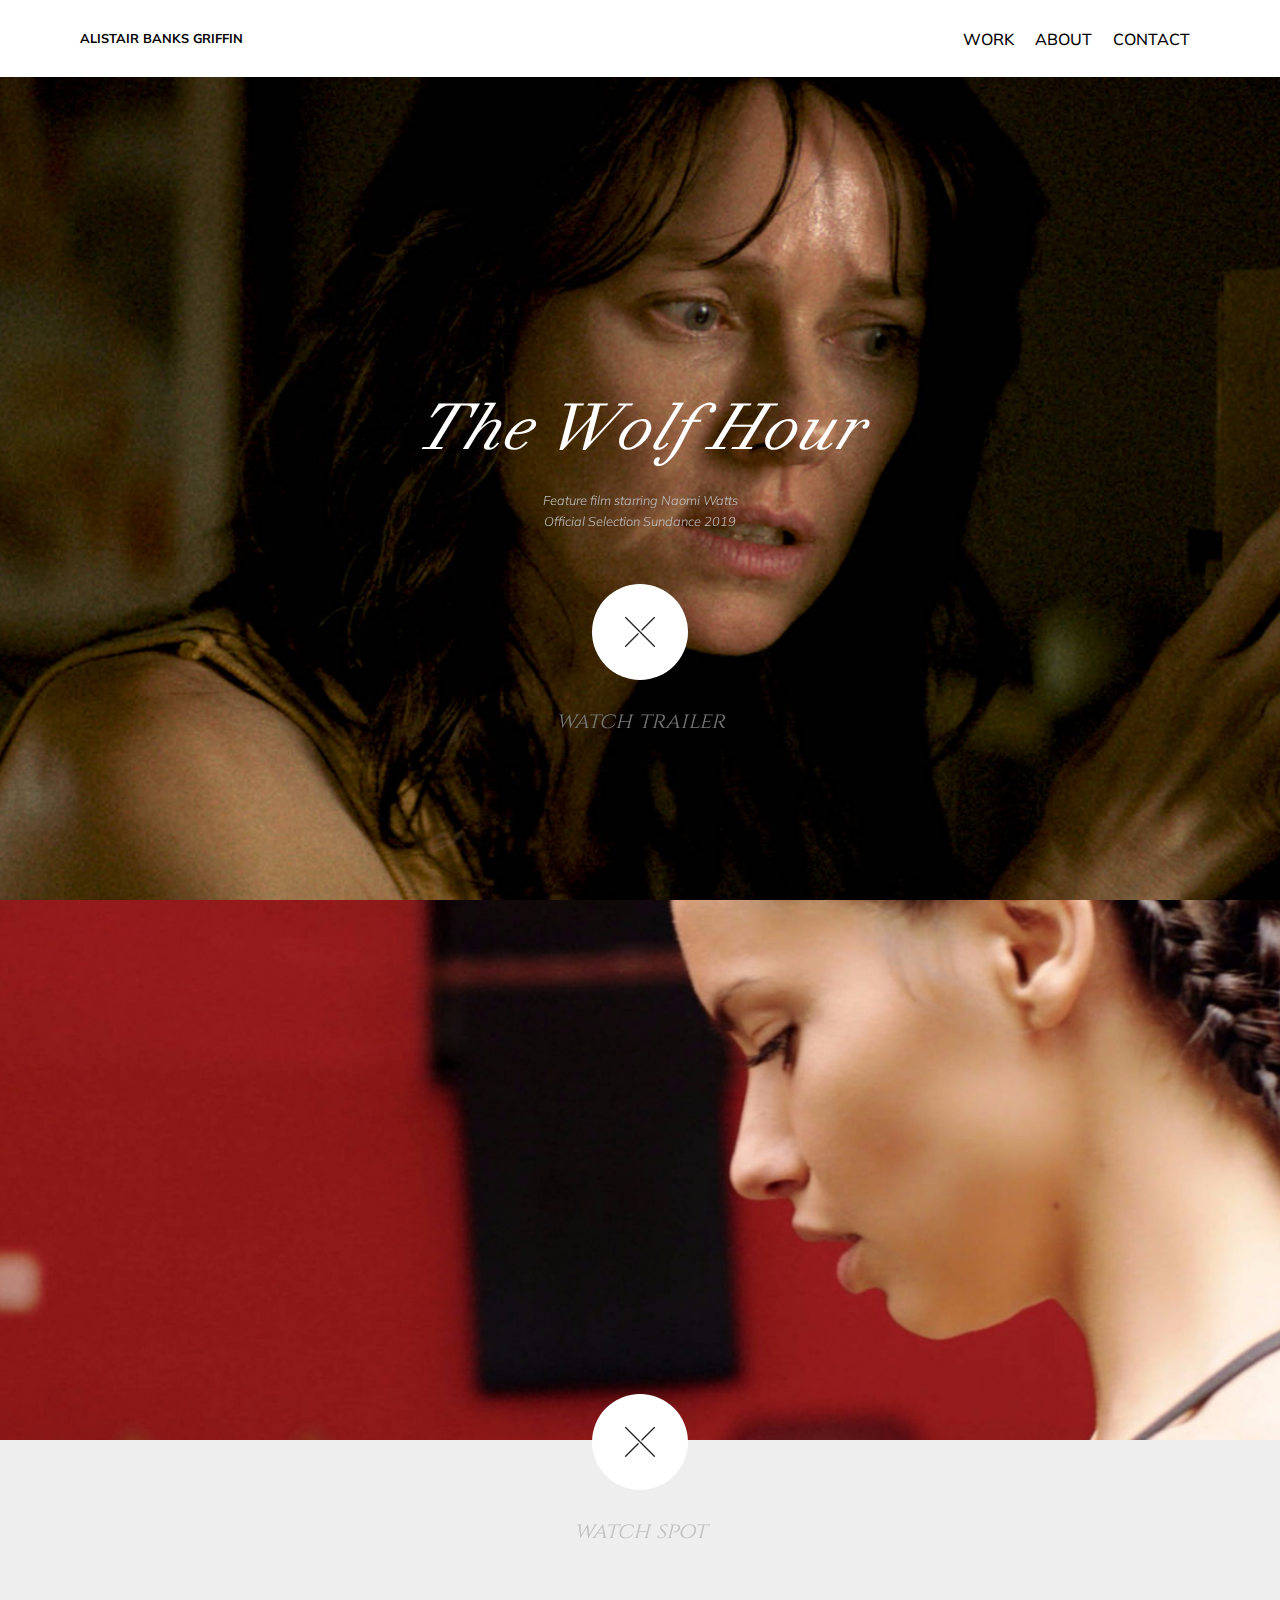
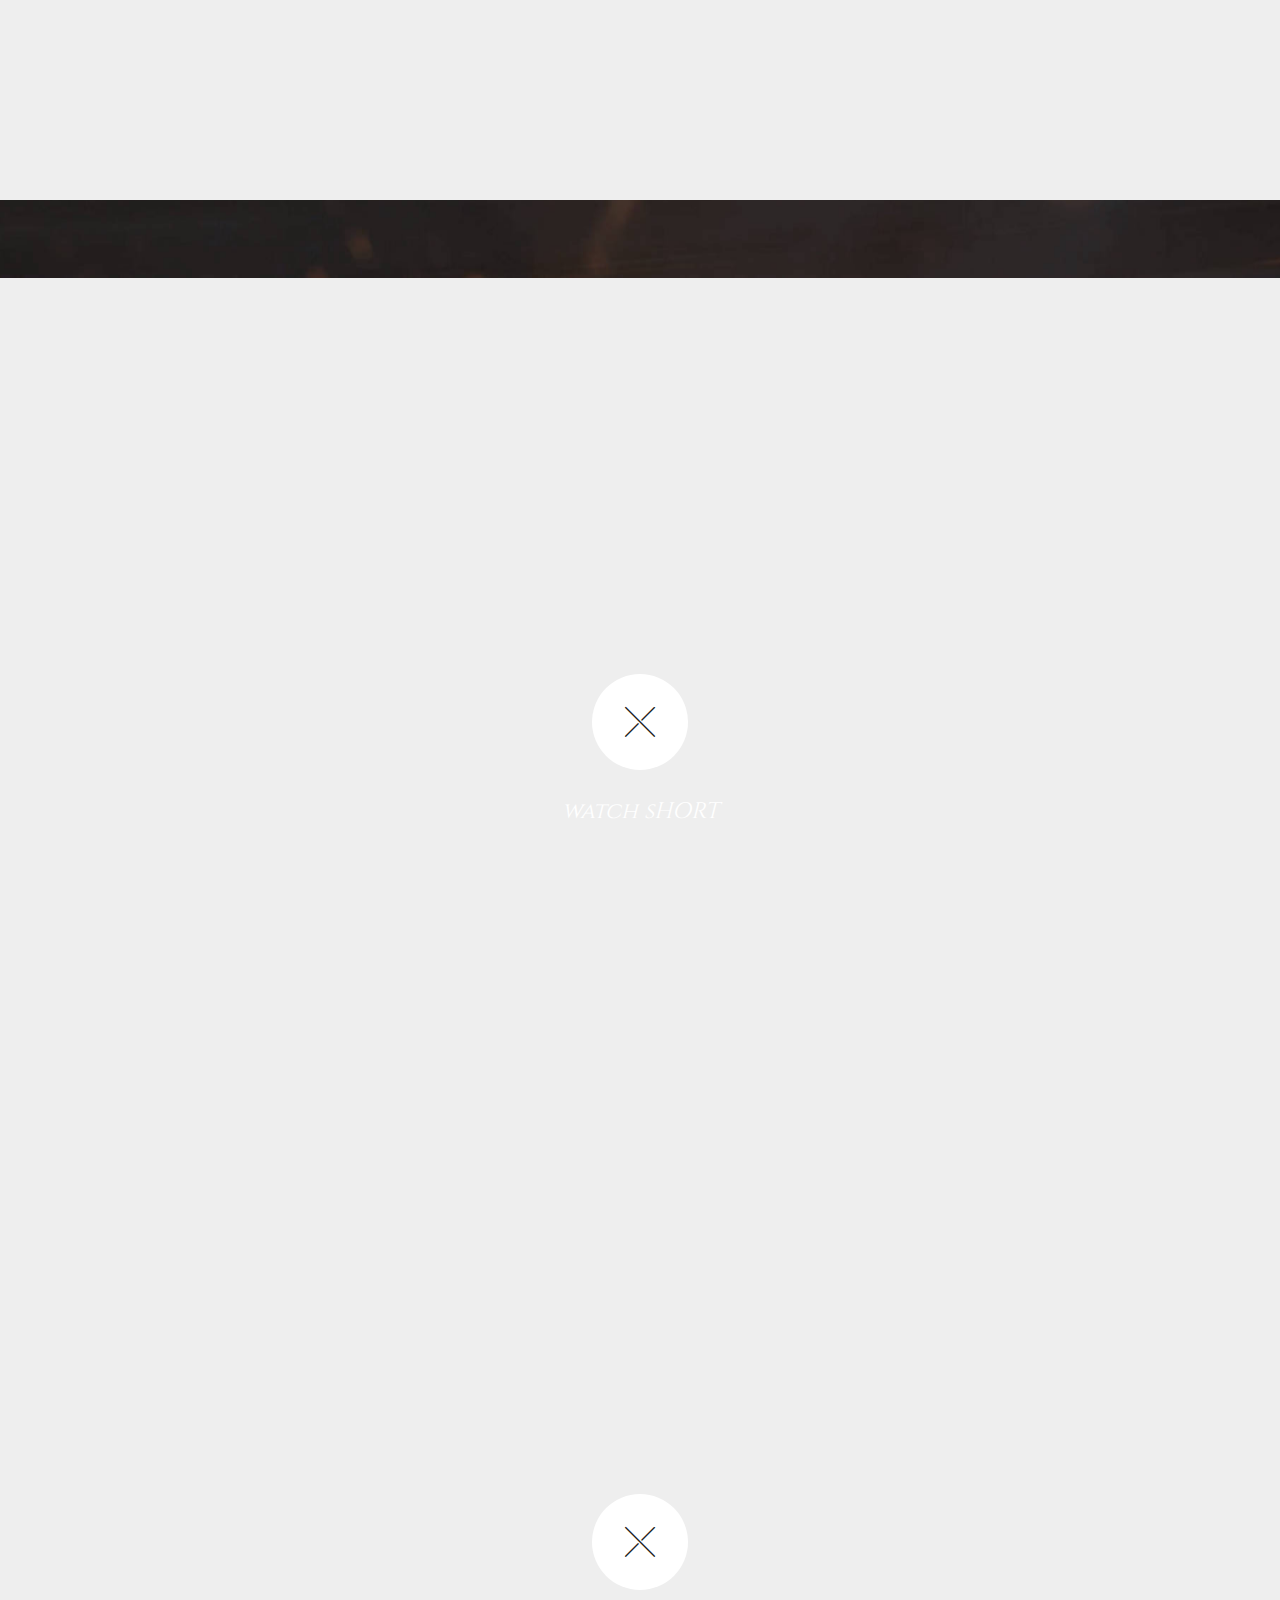
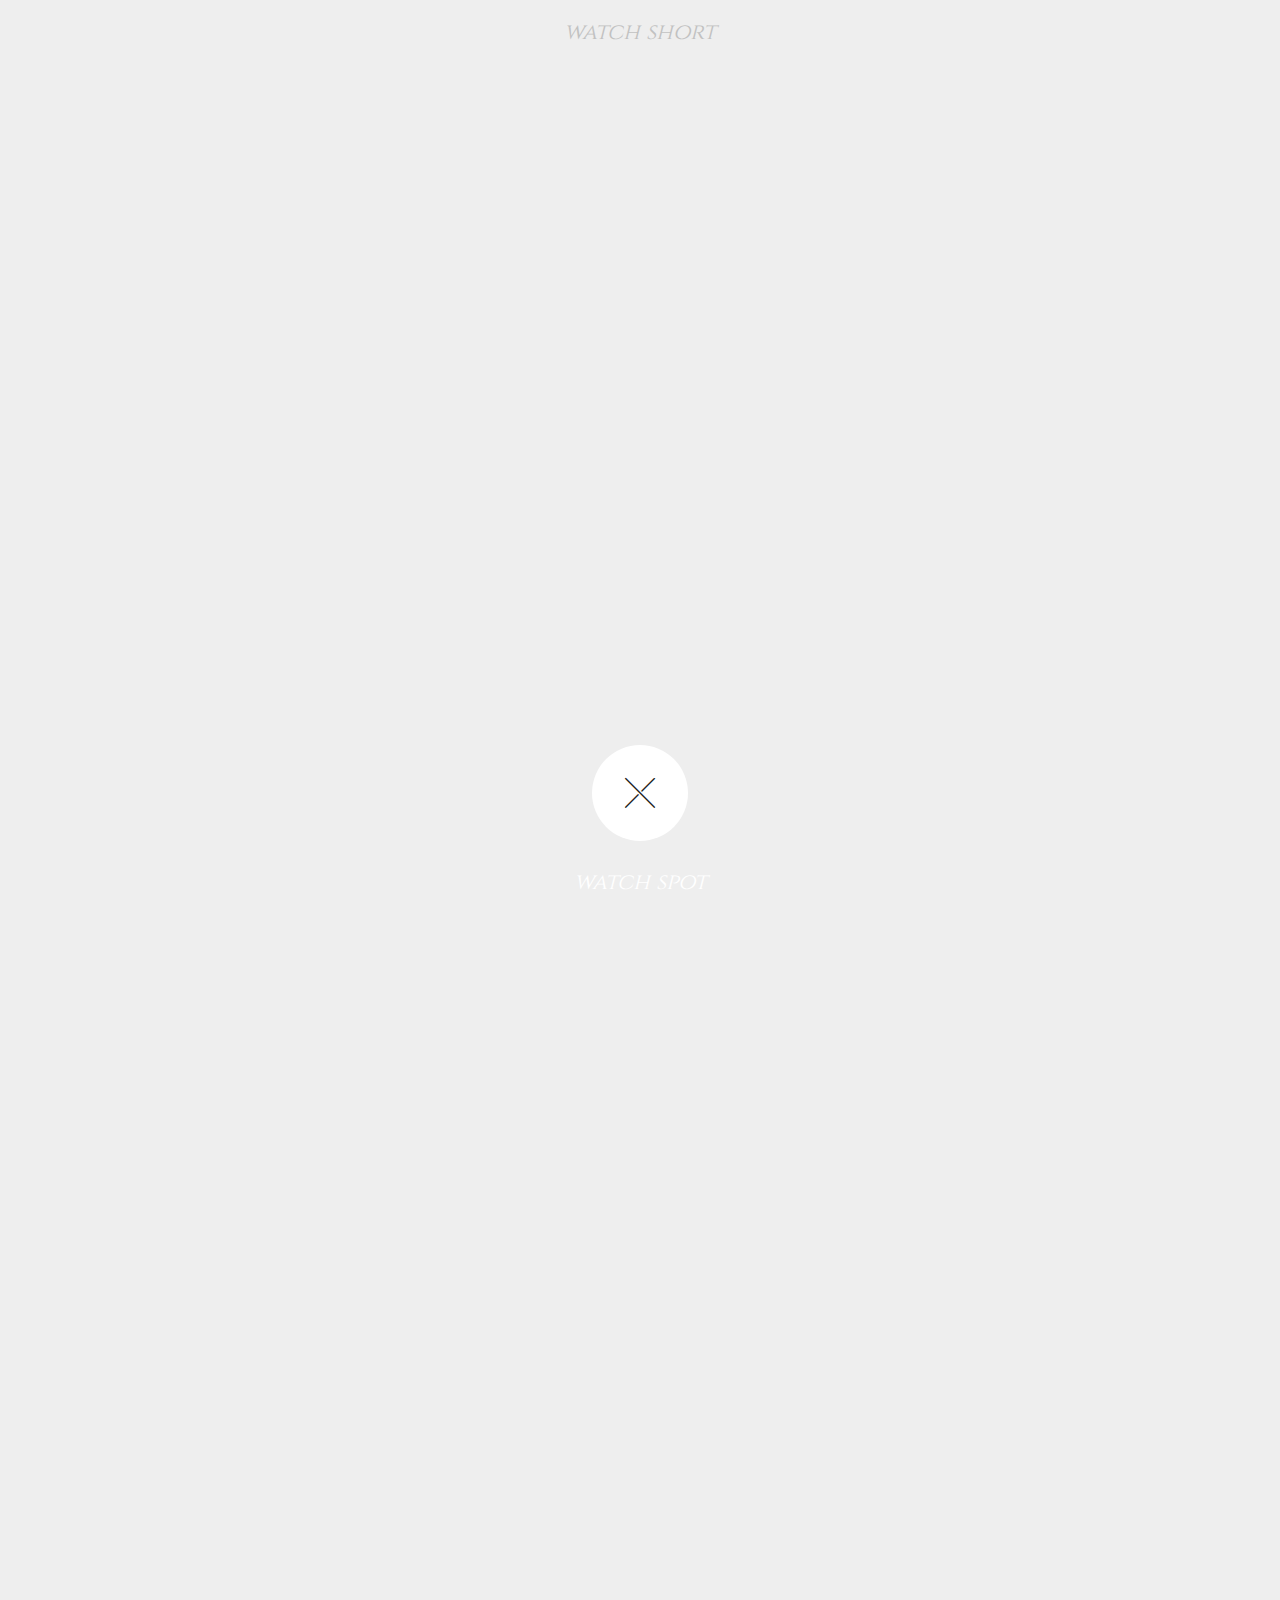
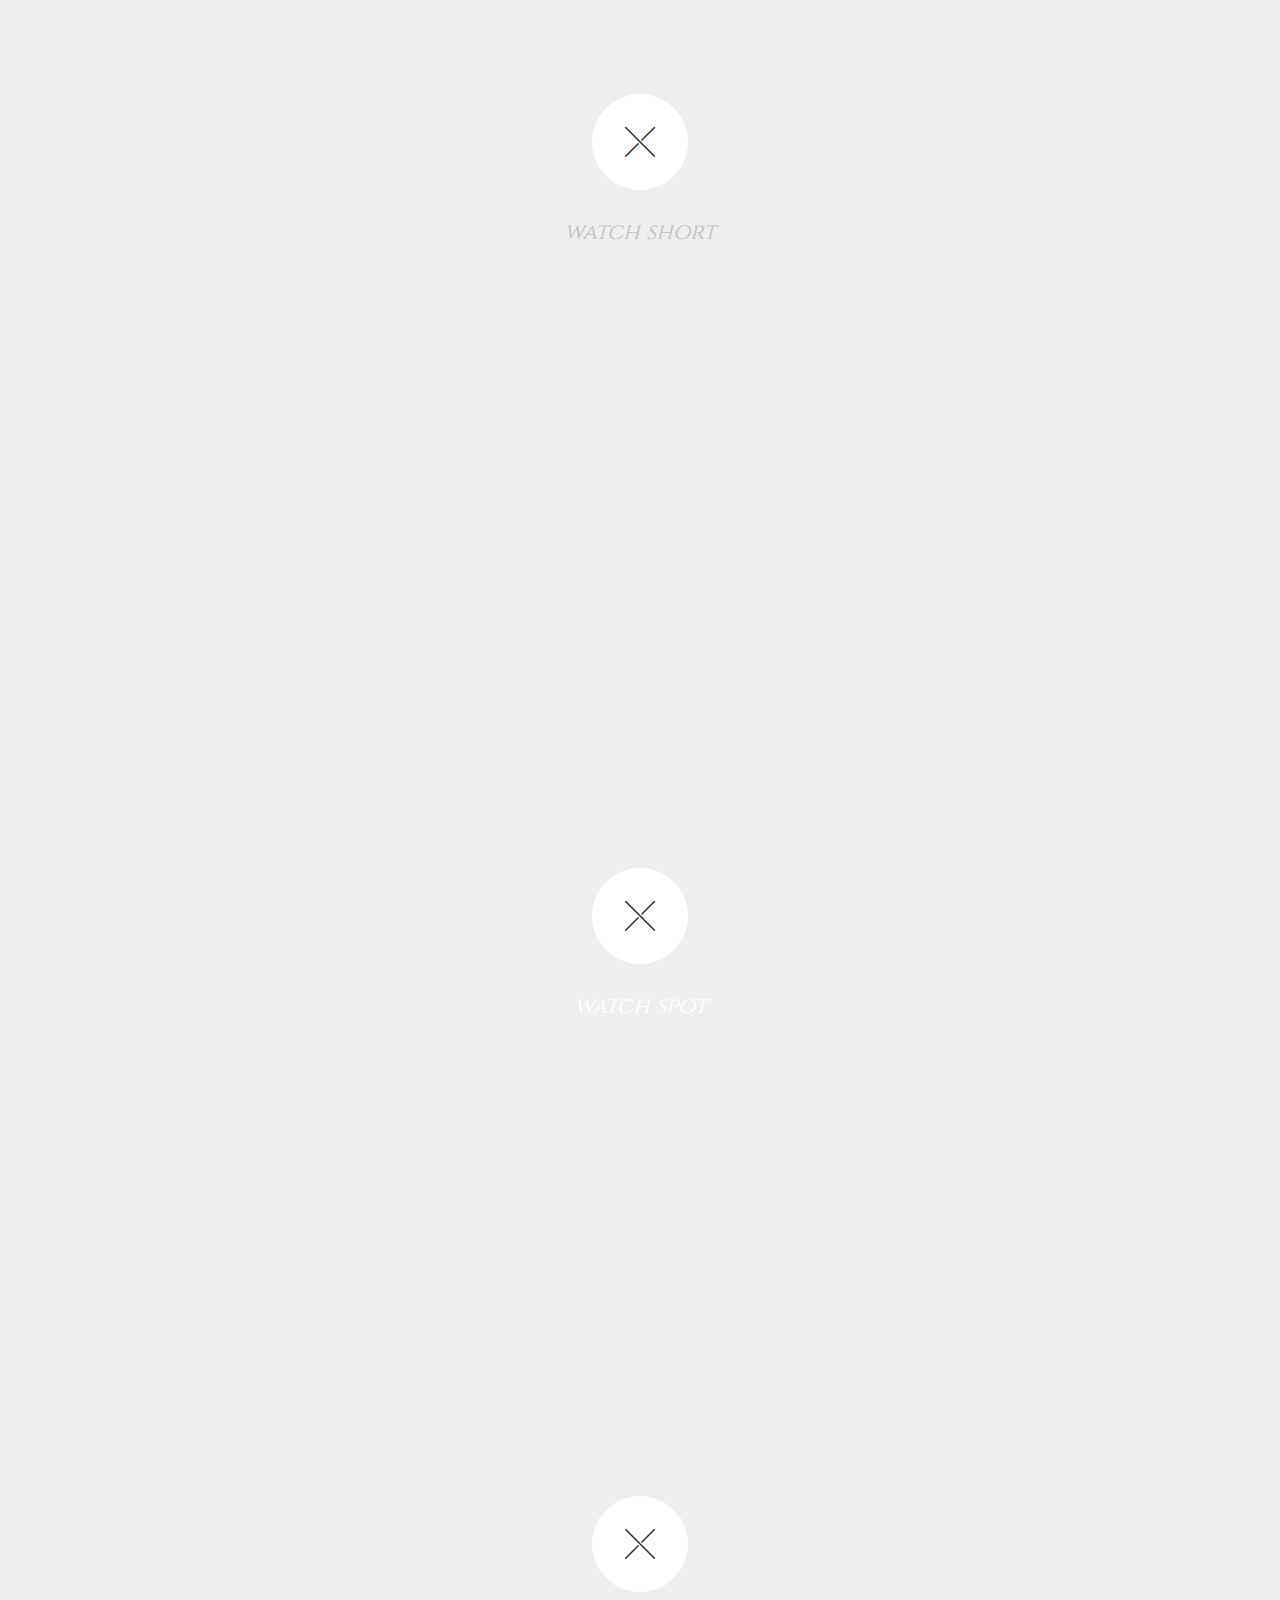
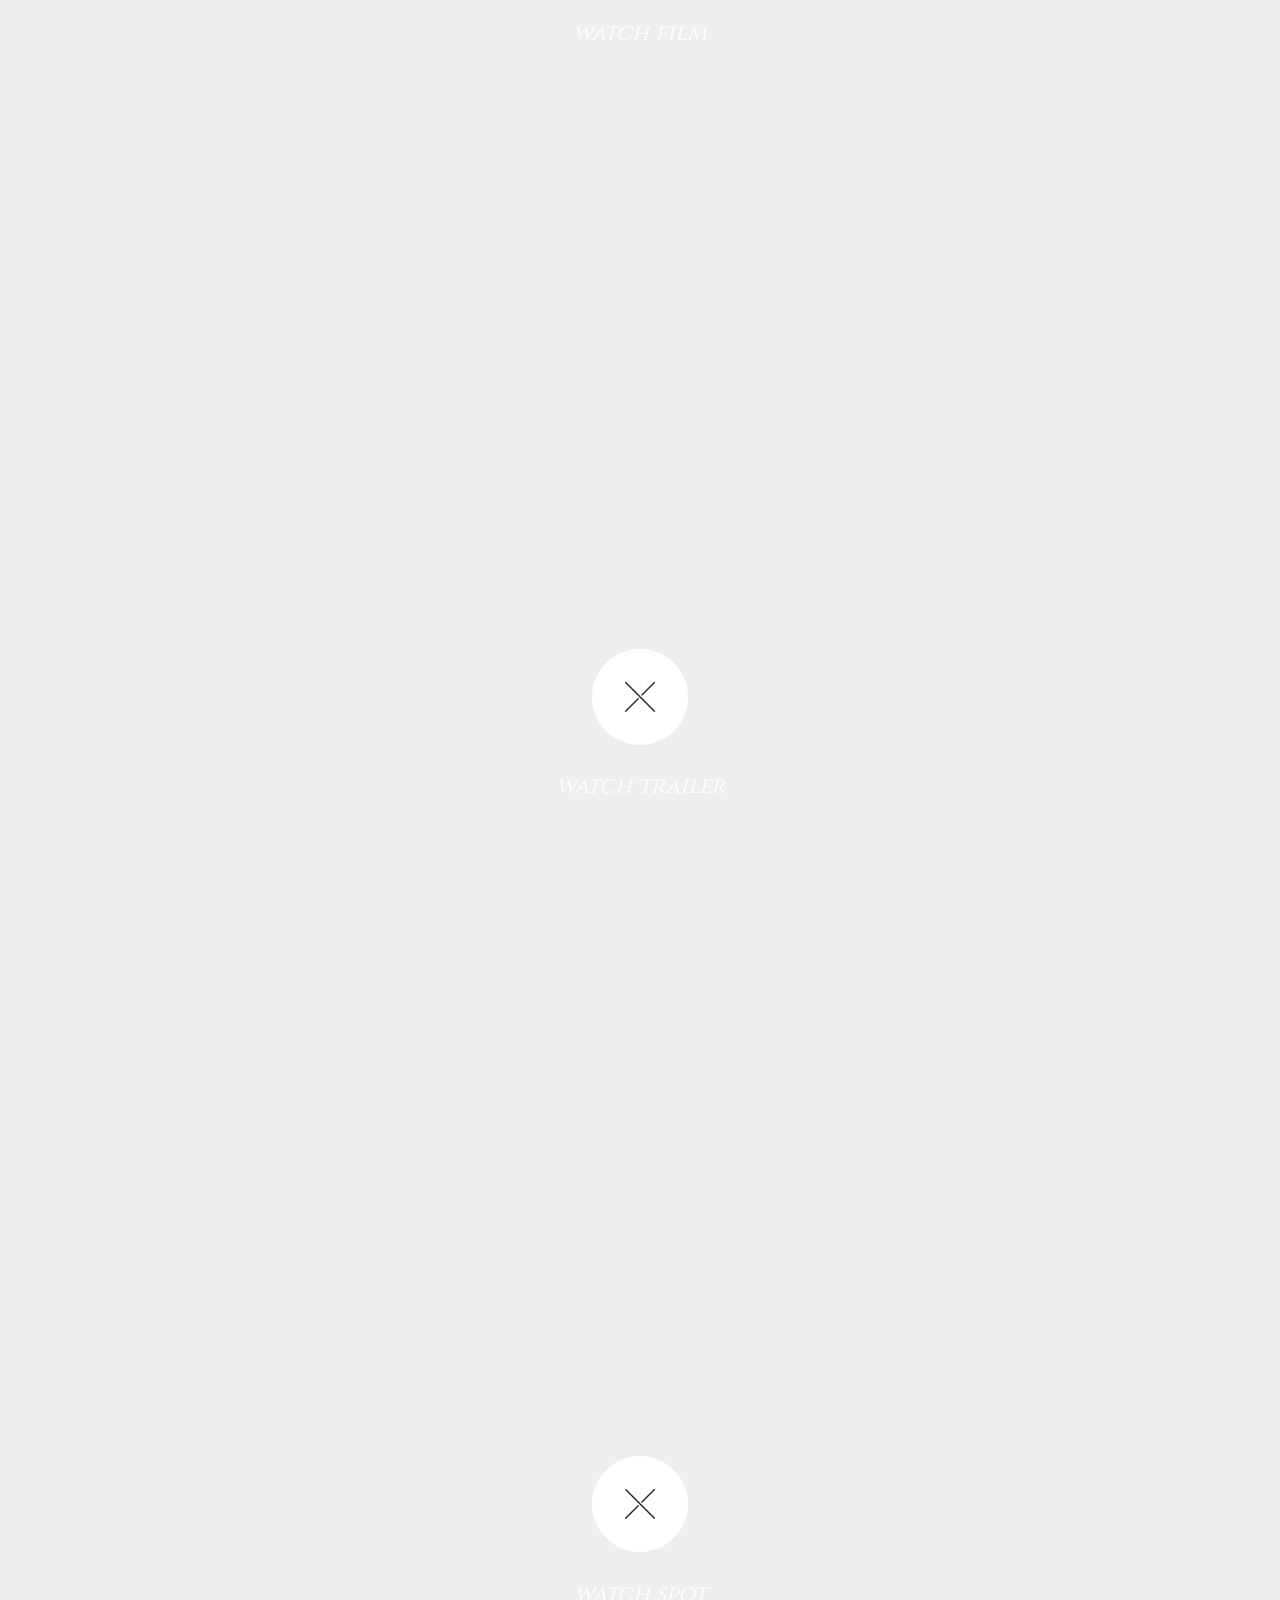
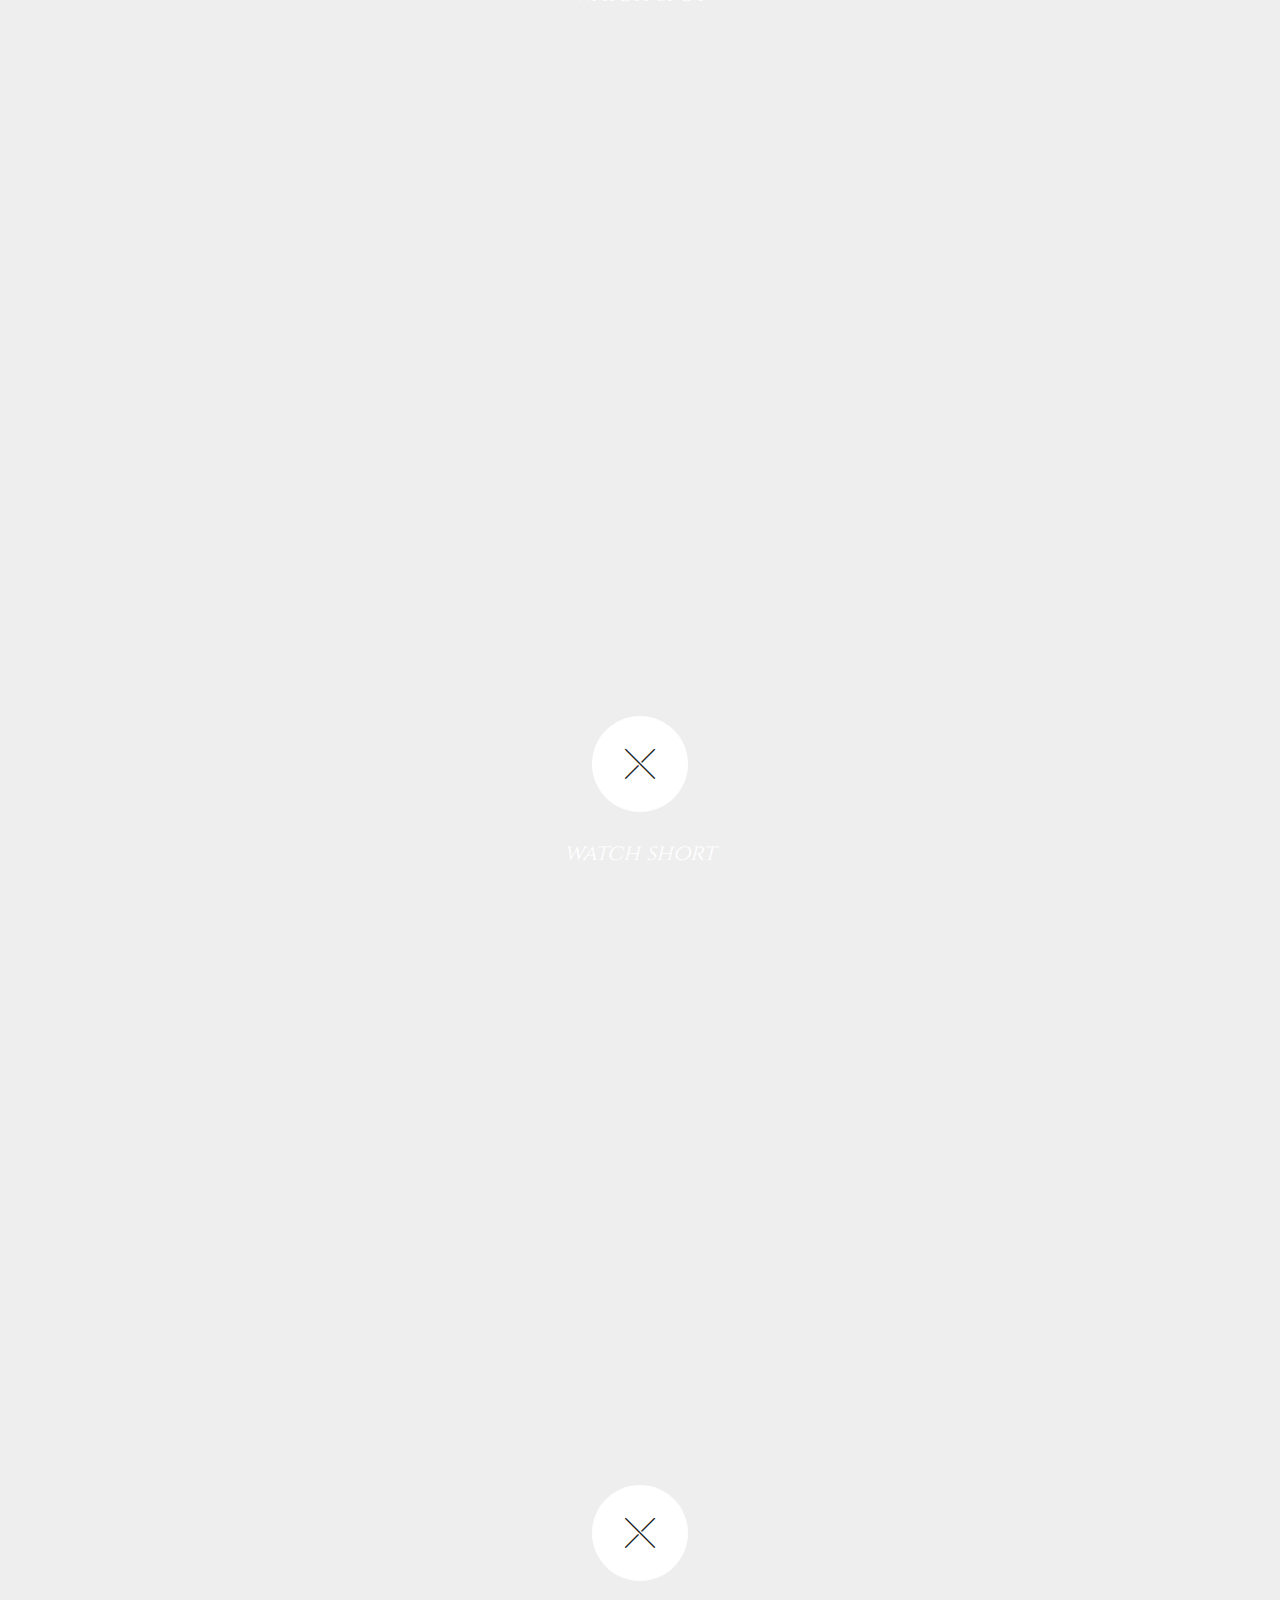
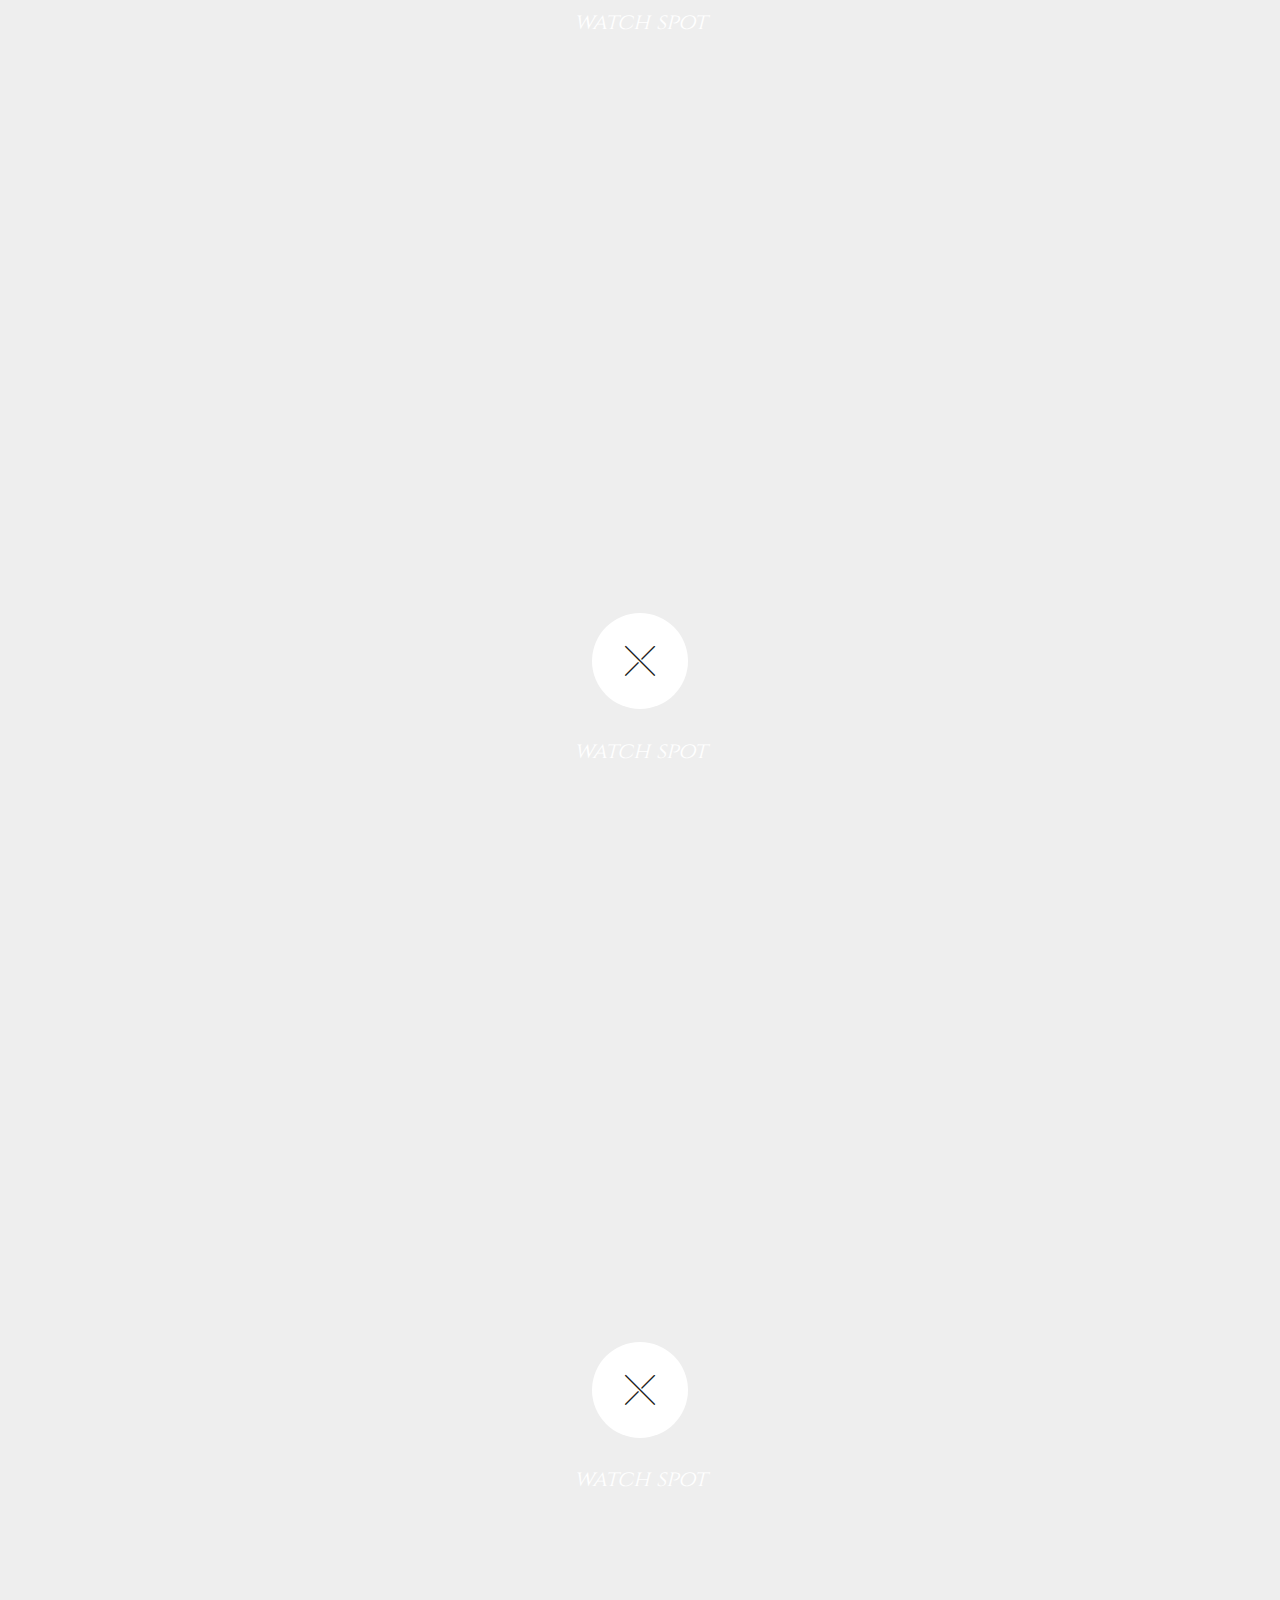
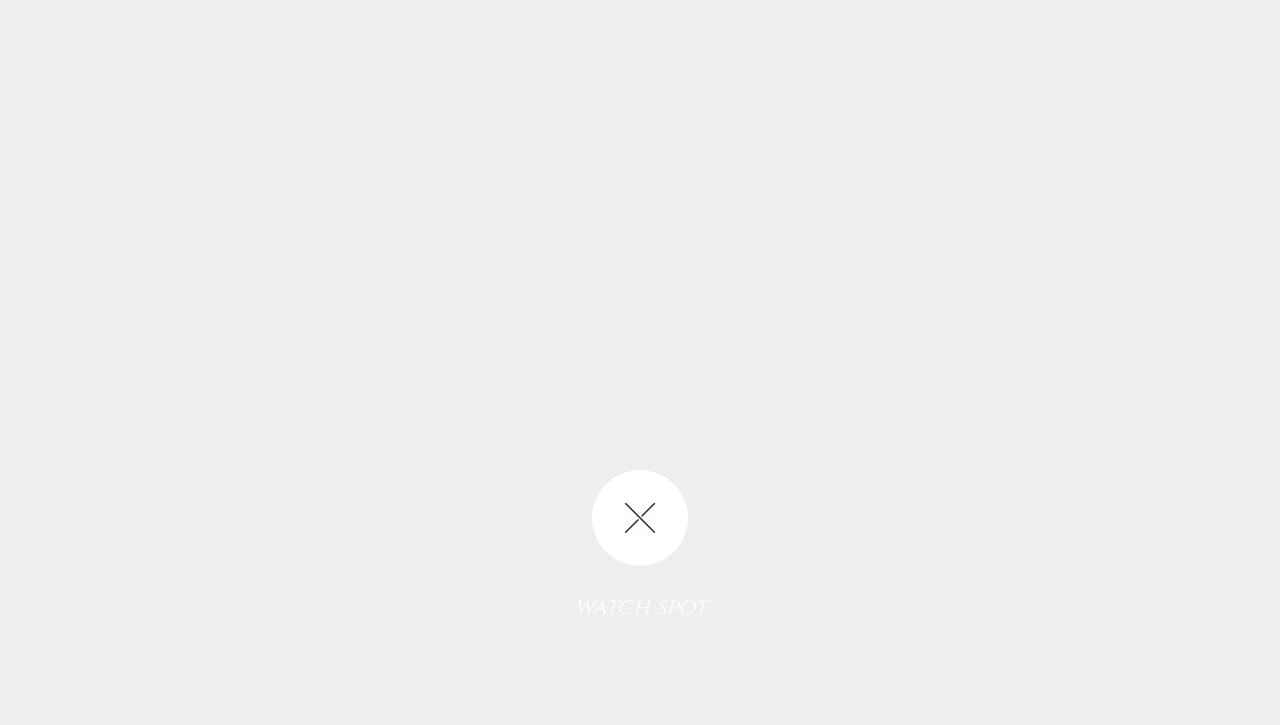
<file: index.html>
<!DOCTYPE html>
<html  >
<head>
  <!-- Site made with Mobirise Website Builder v4.11.6, https://mobirise.com -->
  <meta charset="UTF-8">
  <meta http-equiv="X-UA-Compatible" content="IE=edge">
  <meta name="generator" content="Mobirise v4.11.6, mobirise.com">
  <meta name="viewport" content="width=device-width, initial-scale=1, minimum-scale=1">
  <link rel="shortcut icon" href="assets/images/logo2.png" type="image/x-icon">
  <meta name="description" content="">
  
  <title>Home</title>
  <link rel="stylesheet" href="assets/web/assets/mobirise-icons/mobirise-icons.css">
  <link rel="stylesheet" href="assets/bootstrap/css/bootstrap.min.css">
  <link rel="stylesheet" href="assets/bootstrap/css/bootstrap-grid.min.css">
  <link rel="stylesheet" href="assets/bootstrap/css/bootstrap-reboot.min.css">
  <link rel="stylesheet" href="assets/tether/tether.min.css">
  <link rel="stylesheet" href="assets/animatecss/animate.min.css">
  <link rel="stylesheet" href="assets/dropdown/css/style.css">
  <link rel="stylesheet" href="assets/theme/css/style.css">
  <link href="assets/fonts/style.css" rel="stylesheet">
  <link rel="preload" as="style" href="assets/mobirise/css/mbr-additional.css"><link rel="stylesheet" href="assets/mobirise/css/mbr-additional.css" type="text/css">
  
  
  
</head>
<body>
  <section class="menu cid-rMPt48vIB1" once="menu" id="menu2-1t">

    

    <nav class="navbar navbar-expand beta-menu navbar-dropdown align-items-center navbar-fixed-top navbar-toggleable-sm">
        <button class="navbar-toggler navbar-toggler-right" type="button" data-toggle="collapse" data-target="#navbarSupportedContent" aria-controls="navbarSupportedContent" aria-expanded="false" aria-label="Toggle navigation">
            <div class="hamburger">
                <span></span>
                <span></span>
                <span></span>
                <span></span>
            </div>
        </button>
        <div class="menu-logo">
            <div class="navbar-brand">
                
                <span class="navbar-caption-wrap"><a class="navbar-caption text-black display-4" href="index.html">ALISTAIR BANKS GRIFFIN&nbsp;</a></span>
            </div>
        </div>
        <div class="collapse navbar-collapse" id="navbarSupportedContent">
            <ul class="navbar-nav nav-dropdown nav-right" data-app-modern-menu="true"><li class="nav-item">
                    <a class="nav-link link text-black display-7" href="index.html">
                        WORK</a>
                </li>
                <li class="nav-item">
                    <a class="nav-link link text-black display-7" href="page2.html">
                        ABOUT<br></a>
                </li><li class="nav-item"><a class="nav-link link text-black display-7" href="page1.html" aria-expanded="false">
                        CONTACT</a></li></ul>
            
        </div>
    </nav>
</section>

<section class="engine"><a href="https://mobirise.info/r">free bootstrap templates</a></section><section class="header8 cid-rL7XvDZgfI mbr-fullscreen mbr-parallax-background" id="header8-4">

    

    

    <div class="container align-center">
        <div class="row justify-content-md-center">
            <div class="mbr-white col-md-10">
                <h1 class="mbr-section-title align-center py-2 mbr-bold mbr-fonts-style display-1"><br><br><span style="font-weight: normal;"><em><br></em></span><span style="font-weight: normal;"><em>The Wolf Hour</em></span></h1>
                <p class="mbr-text align-center py-2 mbr-fonts-style display-4"><em>Feature film starring Naomi Watts </em><br><em>Official&nbsp;</em><em>Selection Sundance 2019</em><br><em><br></em></p>
                <div class="mbr-media show-modal align-center py-2" data-modal=".modalWindow">
                         <span class="mbr-iconfont mbri-close" style="color: rgb(35, 35, 35); fill: rgb(35, 35, 35); font-size: 30px;"></span>
                </div>
                <div class="icon-description align-center font-italic pb-3 mbr-fonts-style display-2"><br>watch trailer</div>
                
            </div>
        </div>
    </div>
    <div>
        <div class="modalWindow" style="display: none;">
            <div class="modalWindow-container">
                <div class="modalWindow-video-container">
                    <div class="modalWindow-video">
                        <iframe width="100%" height="100%" frameborder="0" allowfullscreen="1" data-src="https://www.youtube.com/watch?v=AhFxMqhGtzg"></iframe>
                    </div>
                    <a class="close" role="button" data-dismiss="modal">
                        <span aria-hidden="true" class="mbri-close mbr-iconfont closeModal"></span>
                        <span class="sr-only">Close</span>
                    </a>
                </div>
            </div>
        </div>
    </div>
</section>

<section class="header8 cid-rL8itM95dw mbr-fullscreen mbr-parallax-background" id="header8-g">

    

    

    <div class="container align-center">
        <div class="row justify-content-md-center">
            <div class="mbr-white col-md-10">
                <h1 class="mbr-section-title align-center py-2 mbr-bold mbr-fonts-style display-1"><span style="font-weight: normal;"><em><br><br>Maybelline X Puma</em></span></h1>
                <p class="mbr-text align-center py-2 mbr-fonts-style display-7"><em>Featuring Adriana Lima</em></p>
                <div class="mbr-media show-modal align-center py-2" data-modal=".modalWindow">
                         <span class="mbr-iconfont mbri-close" style="color: rgb(35, 35, 35); fill: rgb(35, 35, 35); font-size: 30px;"></span>
                </div>
                <div class="icon-description align-center font-italic pb-3 mbr-fonts-style display-2"><br>watch spot<br><br><br><br></div>
                
            </div>
        </div>
    </div>
    <div>
        <div class="modalWindow" style="display: none;">
            <div class="modalWindow-container">
                <div class="modalWindow-video-container">
                    <div class="modalWindow-video">
                        <iframe width="100%" height="100%" frameborder="0" allowfullscreen="1" data-src="https://youtu.be/hCjTKApX3Y8"></iframe>
                    </div>
                    <a class="close" role="button" data-dismiss="modal">
                        <span aria-hidden="true" class="mbri-close mbr-iconfont closeModal"></span>
                        <span class="sr-only">Close</span>
                    </a>
                </div>
            </div>
        </div>
    </div>
</section>

<section class="header8 cid-s9u8KzjcFg mbr-parallax-background" id="header8-1v">

    

    

    <div class="container align-center">
        <div class="row justify-content-md-center">
            <div class="mbr-white col-md-10">
                <h1 class="mbr-section-title align-center py-2 mbr-bold mbr-fonts-style display-1"><br><br><br><br><span style="font-weight: normal;">Inside The Peak</span></h1>
                <p class="mbr-text align-center py-2 mbr-fonts-style display-7"><em>SHORT DOC</em></p>
                <div class="mbr-media show-modal align-center py-2" data-modal=".modalWindow">
                         <span class="mbr-iconfont mbri-close" style="color: rgb(35, 35, 35); fill: rgb(35, 35, 35); font-size: 30px;"></span>
                </div>
                <div class="icon-description align-center font-italic pb-3 mbr-fonts-style display-2"><br>watch sHORT</div>
                
            </div>
        </div>
    </div>
    <div>
        <div class="modalWindow" style="display: none;">
            <div class="modalWindow-container">
                <div class="modalWindow-video-container">
                    <div class="modalWindow-video">
                        <iframe width="100%" height="100%" frameborder="0" allowfullscreen="1" data-src="https://vimeo.com/415700596"></iframe>
                    </div>
                    <a class="close" role="button" data-dismiss="modal">
                        <span aria-hidden="true" class="mbri-close mbr-iconfont closeModal"></span>
                        <span class="sr-only">Close</span>
                    </a>
                </div>
            </div>
        </div>
    </div>
</section>

<section class="header8 cid-rL8jKRdbGx mbr-fullscreen mbr-parallax-background" id="header8-h">

    

    

    <div class="container align-center">
        <div class="row justify-content-md-center">
            <div class="mbr-white col-md-10">
                <h1 class="mbr-section-title align-center py-2 mbr-bold mbr-fonts-style display-1"><br><br><br><span style="font-weight: normal;"><em>Valentino</em></span></h1>
                <p class="mbr-text align-center py-2 mbr-fonts-style display-7"><em>Short film x M2M&nbsp;</em></p>
                <div class="mbr-media show-modal align-center py-2" data-modal=".modalWindow">
                         <span class="mbr-iconfont mbri-close" style="color: rgb(35, 35, 35); fill: rgb(35, 35, 35); font-size: 30px;"></span>
                </div>
                <div class="icon-description align-center font-italic pb-3 mbr-fonts-style display-2"><br>watch short</div>
                
            </div>
        </div>
    </div>
    <div>
        <div class="modalWindow" style="display: none;">
            <div class="modalWindow-container">
                <div class="modalWindow-video-container">
                    <div class="modalWindow-video">
                        <iframe width="100%" height="100%" frameborder="0" allowfullscreen="1" data-src="https://www.youtube.com/watch?v=7hw1bnVwdeQ"></iframe>
                    </div>
                    <a class="close" role="button" data-dismiss="modal">
                        <span aria-hidden="true" class="mbri-close mbr-iconfont closeModal"></span>
                        <span class="sr-only">Close</span>
                    </a>
                </div>
            </div>
        </div>
    </div>
</section>

<section class="header8 cid-rL91RxO7x7 mbr-fullscreen mbr-parallax-background" id="header8-l">

    

    

    <div class="container align-center">
        <div class="row justify-content-md-center">
            <div class="mbr-white col-md-10">
                <h1 class="mbr-section-title align-center py-2 mbr-bold mbr-fonts-style display-1"><br><br><span style="font-weight: normal;"><em>Marc Fisher</em></span></h1>
                <p class="mbr-text align-center py-2 mbr-fonts-style display-7"><em>Featuring Martha Hunt</em></p>
                <div class="mbr-media show-modal align-center py-2" data-modal=".modalWindow">
                         <span class="mbr-iconfont mbri-close" style="color: rgb(35, 35, 35); fill: rgb(35, 35, 35); font-size: 30px;"></span>
                </div>
                <div class="icon-description align-center font-italic pb-3 mbr-fonts-style display-2"><br>watch spot<br><br></div>
                
            </div>
        </div>
    </div>
    <div>
        <div class="modalWindow" style="display: none;">
            <div class="modalWindow-container">
                <div class="modalWindow-video-container">
                    <div class="modalWindow-video">
                        <iframe width="100%" height="100%" frameborder="0" allowfullscreen="1" data-src="https://youtu.be/2ei3rOncC2Y"></iframe>
                    </div>
                    <a class="close" role="button" data-dismiss="modal">
                        <span aria-hidden="true" class="mbri-close mbr-iconfont closeModal"></span>
                        <span class="sr-only">Close</span>
                    </a>
                </div>
            </div>
        </div>
    </div>
</section>

<section class="header8 cid-rL9X5Tjp99 mbr-fullscreen mbr-parallax-background" id="header8-v">

    

    

    <div class="container align-center">
        <div class="row justify-content-md-center">
            <div class="mbr-white col-md-10">
                <h1 class="mbr-section-title align-center py-2 mbr-bold mbr-fonts-style display-1"><br><br><br><span style="font-weight: normal;">Visionaires //</span><span style="font-weight: normal;">Daniel Arsham</span></h1>
                <p class="mbr-text align-center py-2 mbr-fonts-style display-7"><em>Short film X M2M</em></p>
                <div class="mbr-media show-modal align-center py-2" data-modal=".modalWindow">
                         <span class="mbr-iconfont mbri-close" style="color: rgb(35, 35, 35); fill: rgb(35, 35, 35); font-size: 30px;"></span>
                </div>
                <div class="icon-description align-center font-italic pb-3 mbr-fonts-style display-2"><br>watch short</div>
                
            </div>
        </div>
    </div>
    <div>
        <div class="modalWindow" style="display: none;">
            <div class="modalWindow-container">
                <div class="modalWindow-video-container">
                    <div class="modalWindow-video">
                        <iframe width="100%" height="100%" frameborder="0" allowfullscreen="1" data-src="https://www.youtube.com/watch?v=g--o6PrDK_4"></iframe>
                    </div>
                    <a class="close" role="button" data-dismiss="modal">
                        <span aria-hidden="true" class="mbri-close mbr-iconfont closeModal"></span>
                        <span class="sr-only">Close</span>
                    </a>
                </div>
            </div>
        </div>
    </div>
</section>

<section class="header8 cid-rL8oYV0Fbq mbr-parallax-background" id="header8-i">

    

    

    <div class="container align-center">
        <div class="row justify-content-md-center">
            <div class="mbr-white col-md-10">
                <h1 class="mbr-section-title align-center py-2 mbr-bold mbr-fonts-style display-1"><br><br><span style="font-weight: normal;"><em>Vogue Italia</em></span></h1>
                <p class="mbr-text align-center py-2 mbr-fonts-style display-7"><em>Featuring&nbsp;</em>Constance Jablonski&nbsp;</p>
                <div class="mbr-media show-modal align-center py-2" data-modal=".modalWindow">
                         <span class="mbr-iconfont mbri-close" style="color: rgb(35, 35, 35); fill: rgb(35, 35, 35); font-size: 30px;"></span>
                </div>
                <div class="icon-description align-center font-italic pb-3 mbr-fonts-style display-2"><br>watch spot<br><br></div>
                
            </div>
        </div>
    </div>
    <div>
        <div class="modalWindow" style="display: none;">
            <div class="modalWindow-container">
                <div class="modalWindow-video-container">
                    <div class="modalWindow-video">
                        <iframe width="100%" height="100%" frameborder="0" allowfullscreen="1" data-src="https://www.youtube.com/watch?v=L6i7pi2UOew"></iframe>
                    </div>
                    <a class="close" role="button" data-dismiss="modal">
                        <span aria-hidden="true" class="mbri-close mbr-iconfont closeModal"></span>
                        <span class="sr-only">Close</span>
                    </a>
                </div>
            </div>
        </div>
    </div>
</section>

<section class="header8 cid-rMUxmMsxJE mbr-parallax-background" id="header8-1u">

    

    

    <div class="container align-center">
        <div class="row justify-content-md-center">
            <div class="mbr-white col-md-10">
                <h1 class="mbr-section-title align-center py-2 mbr-bold mbr-fonts-style display-1"><br><br><span style="font-weight: normal;"><em>Anthropologie //&nbsp;</em></span><em>2100° - 451°</em></h1>
                <p class="mbr-text align-center py-2 mbr-fonts-style display-7"><em>Featuring Artist&nbsp;</em>Etsuko Ichikawa</p>
                <div class="mbr-media show-modal align-center py-2" data-modal=".modalWindow">
                         <span class="mbr-iconfont mbri-close" style="color: rgb(35, 35, 35); fill: rgb(35, 35, 35); font-size: 30px;"></span>
                </div>
                <div class="icon-description align-center font-italic pb-3 mbr-fonts-style display-2"><br>watch film<br><br></div>
                
            </div>
        </div>
    </div>
    <div>
        <div class="modalWindow" style="display: none;">
            <div class="modalWindow-container">
                <div class="modalWindow-video-container">
                    <div class="modalWindow-video">
                        <iframe width="100%" height="100%" frameborder="0" allowfullscreen="1" data-src="https://www.youtube.com/watch?v=LI89VhTZG58"></iframe>
                    </div>
                    <a class="close" role="button" data-dismiss="modal">
                        <span aria-hidden="true" class="mbri-close mbr-iconfont closeModal"></span>
                        <span class="sr-only">Close</span>
                    </a>
                </div>
            </div>
        </div>
    </div>
</section>

<section class="header8 cid-rL8sYV8zhg mbr-fullscreen mbr-parallax-background" id="header8-j">

    

    

    <div class="container align-center">
        <div class="row justify-content-md-center">
            <div class="mbr-white col-md-10">
                <h1 class="mbr-section-title align-center py-2 mbr-bold mbr-fonts-style display-1"><br><br><br><span style="font-weight: normal;"><em>Two Gates of Sleep</em></span></h1>
                <p class="mbr-text align-center py-2 mbr-fonts-style display-7"><em>Feature film&nbsp;</em><em>Official&nbsp;</em><em>Selection Cannes Film Festival 2010</em></p>
                <div class="mbr-media show-modal align-center py-2" data-modal=".modalWindow">
                         <span class="mbr-iconfont mbri-close" style="color: rgb(35, 35, 35); fill: rgb(35, 35, 35); font-size: 30px;"></span>
                </div>
                <div class="icon-description align-center font-italic pb-3 mbr-fonts-style display-2"><br>watch trailer</div>
                
            </div>
        </div>
    </div>
    <div>
        <div class="modalWindow" style="display: none;">
            <div class="modalWindow-container">
                <div class="modalWindow-video-container">
                    <div class="modalWindow-video">
                        <iframe width="100%" height="100%" frameborder="0" allowfullscreen="1" data-src="https://www.youtube.com/watch?v=Nub7OTeC52M"></iframe>
                    </div>
                    <a class="close" role="button" data-dismiss="modal">
                        <span aria-hidden="true" class="mbri-close mbr-iconfont closeModal"></span>
                        <span class="sr-only">Close</span>
                    </a>
                </div>
            </div>
        </div>
    </div>
</section>

<section class="header8 cid-rLcZbxiBM8 mbr-parallax-background" id="header8-12">

    

    

    <div class="container align-center">
        <div class="row justify-content-md-center">
            <div class="mbr-white col-md-10">
                <h1 class="mbr-section-title align-center py-2 mbr-bold mbr-fonts-style display-1"><br><br><br><br><span style="font-weight: normal;">Walmart X Planters</span></h1>
                <p class="mbr-text align-center py-2 mbr-fonts-style display-7"><em>"Crack The Holidays" Featuring Richard Blais</em></p>
                <div class="mbr-media show-modal align-center py-2" data-modal=".modalWindow">
                         <span class="mbr-iconfont mbri-close" style="color: rgb(35, 35, 35); fill: rgb(35, 35, 35); font-size: 30px;"></span>
                </div>
                <div class="icon-description align-center font-italic pb-3 mbr-fonts-style display-2"><br>watch spot</div>
                
            </div>
        </div>
    </div>
    <div>
        <div class="modalWindow" style="display: none;">
            <div class="modalWindow-container">
                <div class="modalWindow-video-container">
                    <div class="modalWindow-video">
                        <iframe width="100%" height="100%" frameborder="0" allowfullscreen="1" data-src="https://www.youtube.com/watch?v=fyWAUaVg_M0"></iframe>
                    </div>
                    <a class="close" role="button" data-dismiss="modal">
                        <span aria-hidden="true" class="mbri-close mbr-iconfont closeModal"></span>
                        <span class="sr-only">Close</span>
                    </a>
                </div>
            </div>
        </div>
    </div>
</section>

<section class="header8 cid-rLdPiXDjxs mbr-fullscreen mbr-parallax-background" id="header8-15">

    

    

    <div class="container align-center">
        <div class="row justify-content-md-center">
            <div class="mbr-white col-md-10">
                <h1 class="mbr-section-title align-center py-2 mbr-bold mbr-fonts-style display-1"><br><br><br><br><span style="font-weight: normal;">NYFW: All Access //Jason Wu</span></h1>
                <p class="mbr-text align-center py-2 mbr-fonts-style display-7"><em>Narrated by Emily DiDonato</em></p>
                <div class="mbr-media show-modal align-center py-2" data-modal=".modalWindow">
                         <span class="mbr-iconfont mbri-close" style="color: rgb(35, 35, 35); fill: rgb(35, 35, 35); font-size: 30px;"></span>
                </div>
                <div class="icon-description align-center font-italic pb-3 mbr-fonts-style display-2"><br>watch short</div>
                
            </div>
        </div>
    </div>
    <div>
        <div class="modalWindow" style="display: none;">
            <div class="modalWindow-container">
                <div class="modalWindow-video-container">
                    <div class="modalWindow-video">
                        <iframe width="100%" height="100%" frameborder="0" allowfullscreen="1" data-src="https://youtu.be/EPed7SZzVK4"></iframe>
                    </div>
                    <a class="close" role="button" data-dismiss="modal">
                        <span aria-hidden="true" class="mbri-close mbr-iconfont closeModal"></span>
                        <span class="sr-only">Close</span>
                    </a>
                </div>
            </div>
        </div>
    </div>
</section>

<section class="header8 cid-snyeyVvuy2 mbr-parallax-background" id="header8-1w">

    

    

    <div class="container align-center">
        <div class="row justify-content-md-center">
            <div class="mbr-white col-md-10">
                <h1 class="mbr-section-title align-center py-2 mbr-bold mbr-fonts-style display-1"><br><br><br><br><span style="font-weight: normal;">FOLI FOLIE</span></h1>
                <p class="mbr-text align-center py-2 mbr-fonts-style display-7"><em>"What are you crazy for?" Featuring Gaile Lai</em></p>
                <div class="mbr-media show-modal align-center py-2" data-modal=".modalWindow">
                         <span class="mbr-iconfont mbri-close" style="color: rgb(35, 35, 35); fill: rgb(35, 35, 35); font-size: 30px;"></span>
                </div>
                <div class="icon-description align-center font-italic pb-3 mbr-fonts-style display-2"><br>watch spot</div>
                
            </div>
        </div>
    </div>
    <div>
        <div class="modalWindow" style="display: none;">
            <div class="modalWindow-container">
                <div class="modalWindow-video-container">
                    <div class="modalWindow-video">
                        <iframe width="100%" height="100%" frameborder="0" allowfullscreen="1" data-src="https://vimeo.com/507139490"></iframe>
                    </div>
                    <a class="close" role="button" data-dismiss="modal">
                        <span aria-hidden="true" class="mbri-close mbr-iconfont closeModal"></span>
                        <span class="sr-only">Close</span>
                    </a>
                </div>
            </div>
        </div>
    </div>
</section>

<section class="header8 cid-snyjiT1TXl mbr-parallax-background" id="header8-1y">

    

    

    <div class="container align-center">
        <div class="row justify-content-md-center">
            <div class="mbr-white col-md-10">
                <h1 class="mbr-section-title align-center py-2 mbr-bold mbr-fonts-style display-1"><br><br><br><br><span style="font-weight: normal;">Visionaires //Ryan Korban</span></h1>
                <p class="mbr-text align-center py-2 mbr-fonts-style display-7">M2M</p>
                <div class="mbr-media show-modal align-center py-2" data-modal=".modalWindow">
                         <span class="mbr-iconfont mbri-close" style="color: rgb(35, 35, 35); fill: rgb(35, 35, 35); font-size: 30px;"></span>
                </div>
                <div class="icon-description align-center font-italic pb-3 mbr-fonts-style display-2"><br>watch spot</div>
                
            </div>
        </div>
    </div>
    <div>
        <div class="modalWindow" style="display: none;">
            <div class="modalWindow-container">
                <div class="modalWindow-video-container">
                    <div class="modalWindow-video">
                        <iframe width="100%" height="100%" frameborder="0" allowfullscreen="1" data-src="https://www.youtube.com/watch?v=bO2-4nohWEo"></iframe>
                    </div>
                    <a class="close" role="button" data-dismiss="modal">
                        <span aria-hidden="true" class="mbri-close mbr-iconfont closeModal"></span>
                        <span class="sr-only">Close</span>
                    </a>
                </div>
            </div>
        </div>
    </div>
</section>

<section class="header8 cid-snMK3vpvEA mbr-parallax-background" id="header8-25">

    

    

    <div class="container align-center">
        <div class="row justify-content-md-center">
            <div class="mbr-white col-md-10">
                <h1 class="mbr-section-title align-center py-2 mbr-bold mbr-fonts-style display-1"><br><br><br><br><span style="font-weight: normal;">TWIN //Neon Legion</span></h1>
                <p class="mbr-text align-center py-2 mbr-fonts-style display-7">Music video</p>
                <div class="mbr-media show-modal align-center py-2" data-modal=".modalWindow">
                         <span class="mbr-iconfont mbri-close" style="color: rgb(35, 35, 35); fill: rgb(35, 35, 35); font-size: 30px;"></span>
                </div>
                <div class="icon-description align-center font-italic pb-3 mbr-fonts-style display-2"><br>watch spot</div>
                
            </div>
        </div>
    </div>
    <div>
        <div class="modalWindow" style="display: none;">
            <div class="modalWindow-container">
                <div class="modalWindow-video-container">
                    <div class="modalWindow-video">
                        <iframe width="100%" height="100%" frameborder="0" allowfullscreen="1" data-src="https://www.youtube.com/watch?v=sDEOl2fWwtY"></iframe>
                    </div>
                    <a class="close" role="button" data-dismiss="modal">
                        <span aria-hidden="true" class="mbri-close mbr-iconfont closeModal"></span>
                        <span class="sr-only">Close</span>
                    </a>
                </div>
            </div>
        </div>
    </div>
</section>

<section class="header8 cid-snyjfLvuM6 mbr-parallax-background" id="header8-1x">

    

    

    <div class="container align-center">
        <div class="row justify-content-md-center">
            <div class="mbr-white col-md-10">
                <h1 class="mbr-section-title align-center py-2 mbr-bold mbr-fonts-style display-1"><br><br><br><br><span style="font-weight: normal;">LONE SIGNAL</span></h1>
                <p class="mbr-text align-center py-2 mbr-fonts-style display-7">Teaser</p>
                <div class="mbr-media show-modal align-center py-2" data-modal=".modalWindow">
                         <span class="mbr-iconfont mbri-close" style="color: rgb(35, 35, 35); fill: rgb(35, 35, 35); font-size: 30px;"></span>
                </div>
                <div class="icon-description align-center font-italic pb-3 mbr-fonts-style display-2"><br>watch spot</div>
                
            </div>
        </div>
    </div>
    <div>
        <div class="modalWindow" style="display: none;">
            <div class="modalWindow-container">
                <div class="modalWindow-video-container">
                    <div class="modalWindow-video">
                        <iframe width="100%" height="100%" frameborder="0" allowfullscreen="1" data-src="https://vimeo.com/68254867"></iframe>
                    </div>
                    <a class="close" role="button" data-dismiss="modal">
                        <span aria-hidden="true" class="mbri-close mbr-iconfont closeModal"></span>
                        <span class="sr-only">Close</span>
                    </a>
                </div>
            </div>
        </div>
    </div>
</section>


  <script src="assets/web/assets/jquery/jquery.min.js"></script>
  <script src="assets/popper/popper.min.js"></script>
  <script src="assets/bootstrap/js/bootstrap.min.js"></script>
  <script src="assets/tether/tether.min.js"></script>
  <script src="assets/smoothscroll/smooth-scroll.js"></script>
  <script src="assets/parallax/jarallax.min.js"></script>
  <script src="assets/viewportchecker/jquery.viewportchecker.js"></script>
  <script src="assets/dropdown/js/nav-dropdown.js"></script>
  <script src="assets/dropdown/js/navbar-dropdown.js"></script>
  <script src="assets/touchswipe/jquery.touch-swipe.min.js"></script>
  <script src="assets/playervimeo/vimeo_player.js"></script>
  <script src="assets/theme/js/script.js"></script>
  
  
  <input name="animation" type="hidden">
  </body>
</html>
</file>
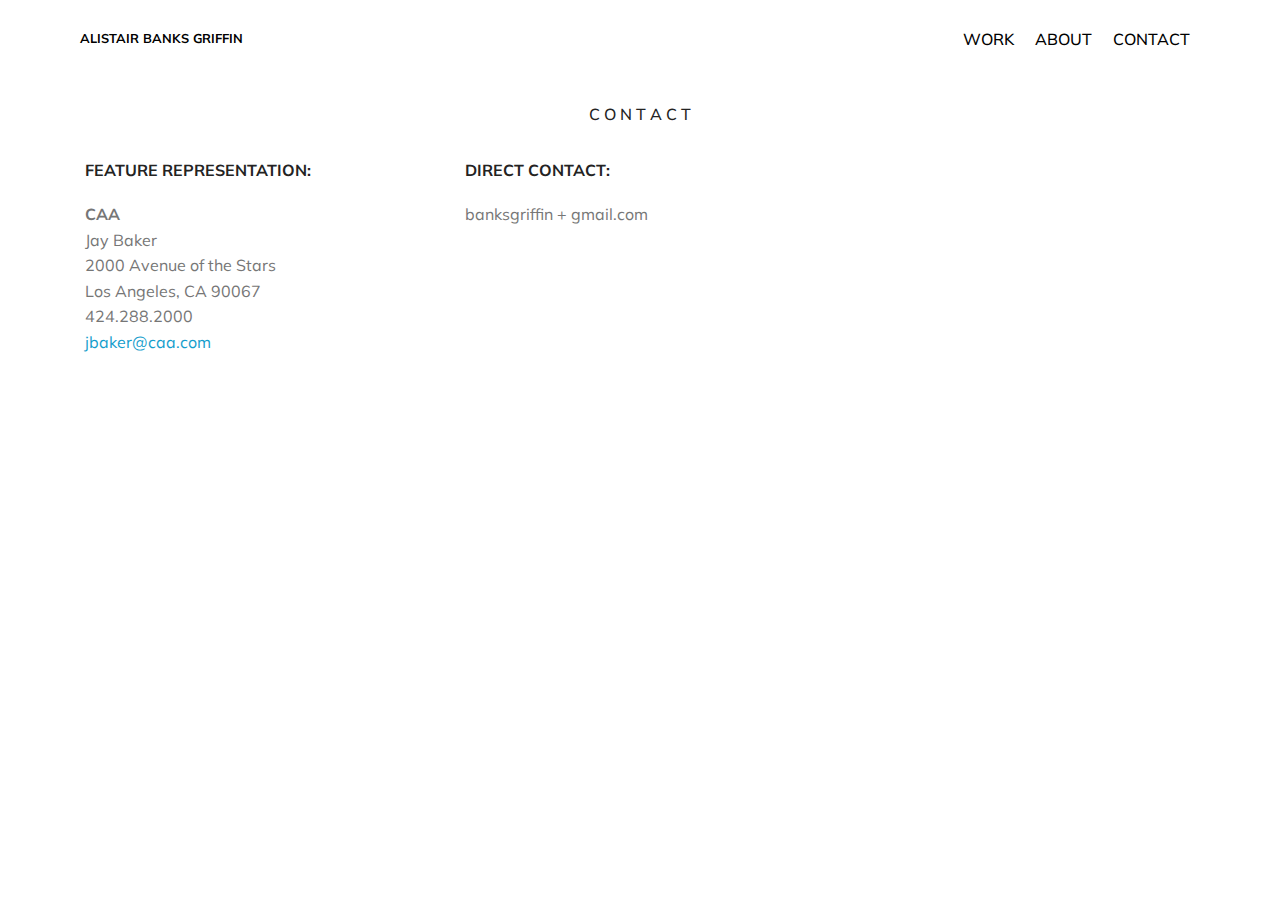
<file: page1.html>
<!DOCTYPE html>
<html  >
<head>
  <!-- Site made with Mobirise Website Builder v4.11.6, https://mobirise.com -->
  <meta charset="UTF-8">
  <meta http-equiv="X-UA-Compatible" content="IE=edge">
  <meta name="generator" content="Mobirise v4.11.6, mobirise.com">
  <meta name="viewport" content="width=device-width, initial-scale=1, minimum-scale=1">
  <link rel="shortcut icon" href="assets/images/logo2.png" type="image/x-icon">
  <meta name="description" content="Site Creator Description">
  
  <title>CONTACT</title>
  <link rel="stylesheet" href="assets/web/assets/mobirise-icons/mobirise-icons.css">
  <link rel="stylesheet" href="assets/bootstrap/css/bootstrap.min.css">
  <link rel="stylesheet" href="assets/bootstrap/css/bootstrap-grid.min.css">
  <link rel="stylesheet" href="assets/bootstrap/css/bootstrap-reboot.min.css">
  <link rel="stylesheet" href="assets/tether/tether.min.css">
  <link rel="stylesheet" href="assets/animatecss/animate.min.css">
  <link rel="stylesheet" href="assets/dropdown/css/style.css">
  <link rel="stylesheet" href="assets/theme/css/style.css">
  <link href="assets/fonts/style.css" rel="stylesheet">
  <link rel="preload" as="style" href="assets/mobirise/css/mbr-additional.css"><link rel="stylesheet" href="assets/mobirise/css/mbr-additional.css" type="text/css">
  
  
  
</head>
<body>
  <section class="menu cid-rMPt48vIB1" once="menu" id="menu2-1t">

    

    <nav class="navbar navbar-expand beta-menu navbar-dropdown align-items-center navbar-fixed-top navbar-toggleable-sm">
        <button class="navbar-toggler navbar-toggler-right" type="button" data-toggle="collapse" data-target="#navbarSupportedContent" aria-controls="navbarSupportedContent" aria-expanded="false" aria-label="Toggle navigation">
            <div class="hamburger">
                <span></span>
                <span></span>
                <span></span>
                <span></span>
            </div>
        </button>
        <div class="menu-logo">
            <div class="navbar-brand">
                
                <span class="navbar-caption-wrap"><a class="navbar-caption text-black display-4" href="index.html">ALISTAIR BANKS GRIFFIN&nbsp;</a></span>
            </div>
        </div>
        <div class="collapse navbar-collapse" id="navbarSupportedContent">
            <ul class="navbar-nav nav-dropdown nav-right" data-app-modern-menu="true"><li class="nav-item">
                    <a class="nav-link link text-black display-7" href="index.html">
                        WORK</a>
                </li>
                <li class="nav-item">
                    <a class="nav-link link text-black display-7" href="page2.html">
                        ABOUT<br></a>
                </li><li class="nav-item"><a class="nav-link link text-black display-7" href="page1.html" aria-expanded="false">
                        CONTACT</a></li></ul>
            
        </div>
    </nav>
</section>

<section class="engine"><a href="https://mobirise.info/z">best html templates</a></section><section class="mbr-section contacts2 cid-rL8dFToeDZ" id="contacts2-e">
    <!---->
    
    <!---->
    <!--Overlay-->
    
    <!--Container-->
    <div class="container">
        <div class="row">
            <!--Titles-->
            <div class="title col-12">
                <h2 class="align-left mbr-fonts-style display-7"><br>C O N T A C T</h2>
                
            </div>
            <div class="col-12">
                <div class="row justify-content-center">
                    <div class="col-12 col-md-4">
                        <div class="b b-adress">
                            <h5 class="align-left mbr-fonts-style m-0 display-7"><strong>
                                FEATURE REPRESENTATION:
                            </strong></h5>
                            <p class="mbr-text align-left mbr-fonts-style display-7"><strong>CAA</strong><br>Jay Baker&nbsp;<br>2000 Avenue of the Stars<br>Los Angeles, CA 90067<br>424.288.2000&nbsp;<br><a href="mailto:jbaker@caa.com">jbaker@caa.com</a><br>&nbsp;</p>
                        </div>
                    </div>
                    <div class="col-12 col-md-4">
                        <div class="b b-phone">
                            <h5 class="align-left mbr-fonts-style m-0 display-7"><strong>DIRECT CONTACT:</strong></h5>
                            <p class="mbr-text align-left mbr-fonts-style display-7">banksgriffin + gmail.com</p>
                        </div>
                    </div>
                    <div class="col-12 col-md-4">
                        <div class="b b-mail">
                            <h5 class="align-left mbr-fonts-style m-0 display-7"></h5>
                            <p class="mbr-text align-left mbr-fonts-style display-7"></p>
                        </div>
                    </div>
                </div>
            </div>
        </div>
    </div>
</section>


  <script src="assets/web/assets/jquery/jquery.min.js"></script>
  <script src="assets/popper/popper.min.js"></script>
  <script src="assets/bootstrap/js/bootstrap.min.js"></script>
  <script src="assets/tether/tether.min.js"></script>
  <script src="assets/viewportchecker/jquery.viewportchecker.js"></script>
  <script src="assets/dropdown/js/nav-dropdown.js"></script>
  <script src="assets/dropdown/js/navbar-dropdown.js"></script>
  <script src="assets/touchswipe/jquery.touch-swipe.min.js"></script>
  <script src="assets/smoothscroll/smooth-scroll.js"></script>
  <script src="assets/theme/js/script.js"></script>
  
  
  <input name="animation" type="hidden">
  </body>
</html>
</file>
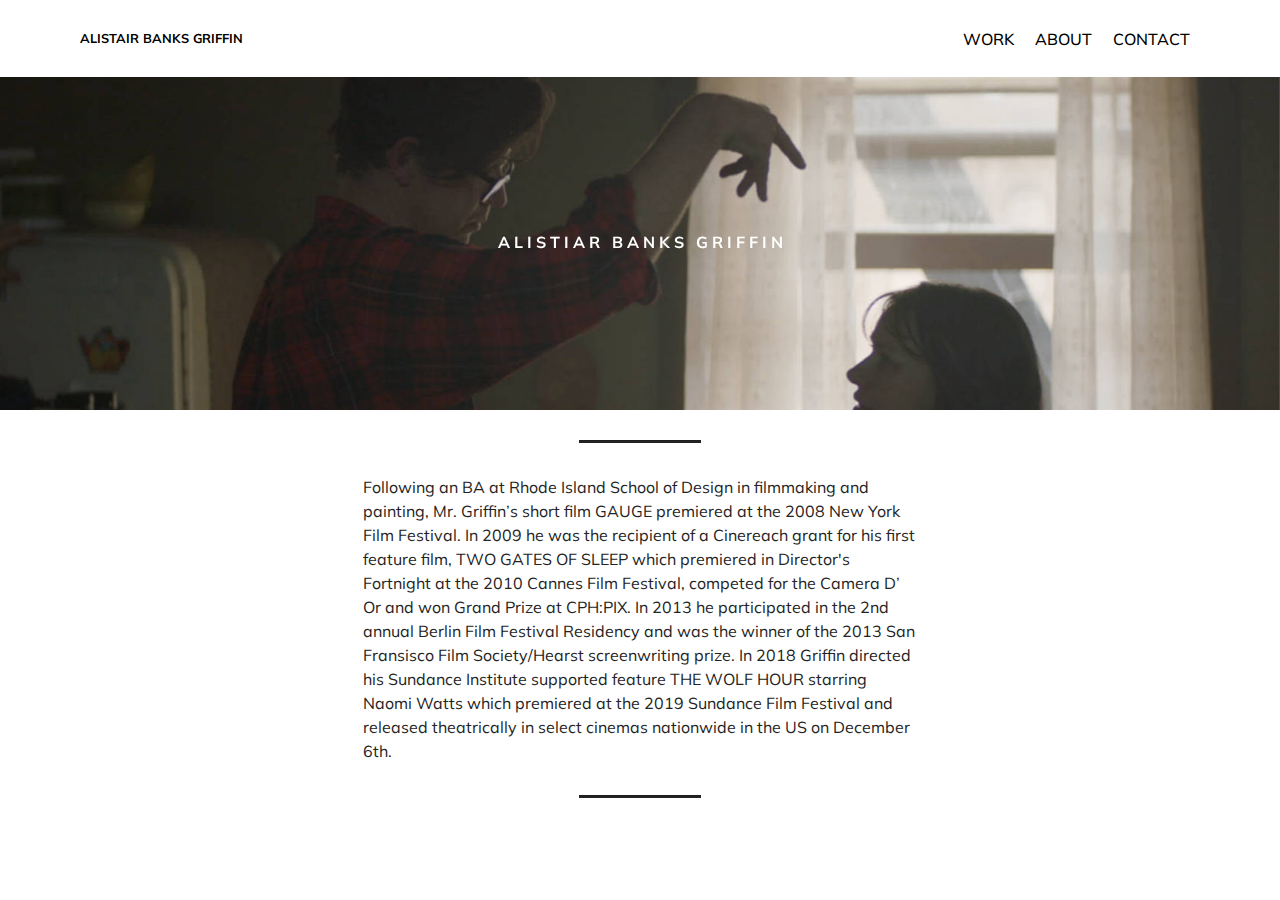
<file: page2.html>
<!DOCTYPE html>
<html  >
<head>
  <!-- Site made with Mobirise Website Builder v4.11.6, https://mobirise.com -->
  <meta charset="UTF-8">
  <meta http-equiv="X-UA-Compatible" content="IE=edge">
  <meta name="generator" content="Mobirise v4.11.6, mobirise.com">
  <meta name="viewport" content="width=device-width, initial-scale=1, minimum-scale=1">
  <link rel="shortcut icon" href="assets/images/logo2.png" type="image/x-icon">
  <meta name="description" content="Web Builder Description">
  
  <title>ABOUT</title>
  <link rel="stylesheet" href="assets/web/assets/mobirise-icons/mobirise-icons.css">
  <link rel="stylesheet" href="assets/bootstrap/css/bootstrap.min.css">
  <link rel="stylesheet" href="assets/bootstrap/css/bootstrap-grid.min.css">
  <link rel="stylesheet" href="assets/bootstrap/css/bootstrap-reboot.min.css">
  <link rel="stylesheet" href="assets/tether/tether.min.css">
  <link rel="stylesheet" href="assets/animatecss/animate.min.css">
  <link rel="stylesheet" href="assets/dropdown/css/style.css">
  <link rel="stylesheet" href="assets/theme/css/style.css">
  <link href="assets/fonts/style.css" rel="stylesheet">
  <link rel="preload" as="style" href="assets/mobirise/css/mbr-additional.css"><link rel="stylesheet" href="assets/mobirise/css/mbr-additional.css" type="text/css">
  
  
  
</head>
<body>
  <section class="menu cid-rMPt48vIB1" once="menu" id="menu2-1t">

    

    <nav class="navbar navbar-expand beta-menu navbar-dropdown align-items-center navbar-fixed-top navbar-toggleable-sm">
        <button class="navbar-toggler navbar-toggler-right" type="button" data-toggle="collapse" data-target="#navbarSupportedContent" aria-controls="navbarSupportedContent" aria-expanded="false" aria-label="Toggle navigation">
            <div class="hamburger">
                <span></span>
                <span></span>
                <span></span>
                <span></span>
            </div>
        </button>
        <div class="menu-logo">
            <div class="navbar-brand">
                
                <span class="navbar-caption-wrap"><a class="navbar-caption text-black display-4" href="index.html">ALISTAIR BANKS GRIFFIN&nbsp;</a></span>
            </div>
        </div>
        <div class="collapse navbar-collapse" id="navbarSupportedContent">
            <ul class="navbar-nav nav-dropdown nav-right" data-app-modern-menu="true"><li class="nav-item">
                    <a class="nav-link link text-black display-7" href="index.html">
                        WORK</a>
                </li>
                <li class="nav-item">
                    <a class="nav-link link text-black display-7" href="page2.html">
                        ABOUT<br></a>
                </li><li class="nav-item"><a class="nav-link link text-black display-7" href="page1.html" aria-expanded="false">
                        CONTACT</a></li></ul>
            
        </div>
    </nav>
</section>

<section class="engine"><a href="https://mobirise.info/a">online website builder</a></section><section class="mbr-section content5 cid-rL9E9h55yO mbr-parallax-background" id="content5-r">

    

    

    <div class="container">
        <div class="media-container-row">
            <div class="title col-12 col-md-8">
                <h2 class="align-center mbr-bold mbr-white pb-3 mbr-fonts-style display-7">
                    <br><br><br><br><br><br><br><br><br>A L I S T I A R &nbsp; B A N K S &nbsp; G R I F F I N<br><br></h2>
                
                
                
            </div>
        </div>
    </div>
</section>

<section class="mbr-section article content9 cid-rL9EbllLB2" id="content9-t">
    
     

    <div class="container">
        <div class="inner-container" style="width: 50%;">
            <hr class="line" style="width: 22%;">
            <div class="section-text align-center mbr-fonts-style display-7">Following an BA at Rhode Island School of Design in filmmaking and painting, Mr. Griffin’s short film GAUGE premiered at the 2008 New York Film Festival. In 2009 he was the recipient of a Cinereach grant for his first feature film, TWO GATES OF SLEEP which premiered in Director's Fortnight at the 2010 Cannes Film Festival, competed for the Camera D’ Or and won Grand Prize at CPH:PIX. In 2013 he participated in the 2nd annual Berlin Film Festival Residency and was the winner of the 2013 San Fransisco Film Society/Hearst screenwriting prize. In 2018 Griffin directed his Sundance Institute supported feature THE WOLF HOUR starring Naomi Watts which premiered at the 2019 Sundance Film Festival and released theatrically in select cinemas nationwide in the US on December 6th. &nbsp;</div>
            <hr class="line" style="width: 22%;">
        </div>
        </div>
</section>


  <script src="assets/web/assets/jquery/jquery.min.js"></script>
  <script src="assets/popper/popper.min.js"></script>
  <script src="assets/bootstrap/js/bootstrap.min.js"></script>
  <script src="assets/tether/tether.min.js"></script>
  <script src="assets/smoothscroll/smooth-scroll.js"></script>
  <script src="assets/viewportchecker/jquery.viewportchecker.js"></script>
  <script src="assets/dropdown/js/nav-dropdown.js"></script>
  <script src="assets/dropdown/js/navbar-dropdown.js"></script>
  <script src="assets/touchswipe/jquery.touch-swipe.min.js"></script>
  <script src="assets/parallax/jarallax.min.js"></script>
  <script src="assets/theme/js/script.js"></script>
  
  
  <input name="animation" type="hidden">
  </body>
</html>
</file>
<file: assets/web/assets/mobirise-icons/mobirise-icons.css>
@font-face {
  font-family: 'MobiriseIcons';
  src:  url('mobirise-icons.eot?spat4u');
  src:  url('mobirise-icons.eot?spat4u#iefix') format('embedded-opentype'),
    url('mobirise-icons.ttf?spat4u') format('truetype'),
    url('mobirise-icons.woff?spat4u') format('woff'),
    url('mobirise-icons.svg?spat4u#MobiriseIcons') format('svg');
  font-weight: normal;
  font-style: normal;
  font-display: swap;
}

[class^="mbri-"], [class*=" mbri-"] {
  /* use !important to prevent issues with browser extensions that change fonts */
  font-family: MobiriseIcons !important;
  speak: none;
  font-style: normal;
  font-weight: normal;
  font-variant: normal;
  text-transform: none;
  line-height: 1;

  /* Better Font Rendering =========== */
  -webkit-font-smoothing: antialiased;
  -moz-osx-font-smoothing: grayscale;
}

.mbri-add-submenu:before {
  content: "\e900";
}
.mbri-alert:before {
  content: "\e901";
}
.mbri-align-center:before {
  content: "\e902";
}
.mbri-align-justify:before {
  content: "\e903";
}
.mbri-align-left:before {
  content: "\e904";
}
.mbri-align-right:before {
  content: "\e905";
}
.mbri-android:before {
  content: "\e906";
}
.mbri-apple:before {
  content: "\e907";
}
.mbri-arrow-down:before {
  content: "\e908";
}
.mbri-arrow-next:before {
  content: "\e909";
}
.mbri-arrow-prev:before {
  content: "\e90a";
}
.mbri-arrow-up:before {
  content: "\e90b";
}
.mbri-bold:before {
  content: "\e90c";
}
.mbri-bookmark:before {
  content: "\e90d";
}
.mbri-bootstrap:before {
  content: "\e90e";
}
.mbri-briefcase:before {
  content: "\e90f";
}
.mbri-browse:before {
  content: "\e910";
}
.mbri-bulleted-list:before {
  content: "\e911";
}
.mbri-calendar:before {
  content: "\e912";
}
.mbri-camera:before {
  content: "\e913";
}
.mbri-cart-add:before {
  content: "\e914";
}
.mbri-cart-full:before {
  content: "\e915";
}
.mbri-cash:before {
  content: "\e916";
}
.mbri-change-style:before {
  content: "\e917";
}
.mbri-chat:before {
  content: "\e918";
}
.mbri-clock:before {
  content: "\e919";
}
.mbri-close:before {
  content: "\e91a";
}
.mbri-cloud:before {
  content: "\e91b";
}
.mbri-code:before {
  content: "\e91c";
}
.mbri-contact-form:before {
  content: "\e91d";
}
.mbri-credit-card:before {
  content: "\e91e";
}
.mbri-cursor-click:before {
  content: "\e91f";
}
.mbri-cust-feedback:before {
  content: "\e920";
}
.mbri-database:before {
  content: "\e921";
}
.mbri-delivery:before {
  content: "\e922";
}
.mbri-desktop:before {
  content: "\e923";
}
.mbri-devices:before {
  content: "\e924";
}
.mbri-down:before {
  content: "\e925";
}
.mbri-download:before {
  content: "\e989";
}
.mbri-drag-n-drop:before {
  content: "\e927";
}
.mbri-drag-n-drop2:before {
  content: "\e928";
}
.mbri-edit:before {
  content: "\e929";
}
.mbri-edit2:before {
  content: "\e92a";
}
.mbri-error:before {
  content: "\e92b";
}
.mbri-extension:before {
  content: "\e92c";
}
.mbri-features:before {
  content: "\e92d";
}
.mbri-file:before {
  content: "\e92e";
}
.mbri-flag:before {
  content: "\e92f";
}
.mbri-folder:before {
  content: "\e930";
}
.mbri-gift:before {
  content: "\e931";
}
.mbri-github:before {
  content: "\e932";
}
.mbri-globe:before {
  content: "\e933";
}
.mbri-globe-2:before {
  content: "\e934";
}
.mbri-growing-chart:before {
  content: "\e935";
}
.mbri-hearth:before {
  content: "\e936";
}
.mbri-help:before {
  content: "\e937";
}
.mbri-home:before {
  content: "\e938";
}
.mbri-hot-cup:before {
  content: "\e939";
}
.mbri-idea:before {
  content: "\e93a";
}
.mbri-image-gallery:before {
  content: "\e93b";
}
.mbri-image-slider:before {
  content: "\e93c";
}
.mbri-info:before {
  content: "\e93d";
}
.mbri-italic:before {
  content: "\e93e";
}
.mbri-key:before {
  content: "\e93f";
}
.mbri-laptop:before {
  content: "\e940";
}
.mbri-layers:before {
  content: "\e941";
}
.mbri-left-right:before {
  content: "\e942";
}
.mbri-left:before {
  content: "\e943";
}
.mbri-letter:before {
  content: "\e944";
}
.mbri-like:before {
  content: "\e945";
}
.mbri-link:before {
  content: "\e946";
}
.mbri-lock:before {
  content: "\e947";
}
.mbri-login:before {
  content: "\e948";
}
.mbri-logout:before {
  content: "\e949";
}
.mbri-magic-stick:before {
  content: "\e94a";
}
.mbri-map-pin:before {
  content: "\e94b";
}
.mbri-menu:before {
  content: "\e94c";
}
.mbri-mobile:before {
  content: "\e94d";
}
.mbri-mobile2:before {
  content: "\e94e";
}
.mbri-mobirise:before {
  content: "\e94f";
}
.mbri-more-horizontal:before {
  content: "\e950";
}
.mbri-more-vertical:before {
  content: "\e951";
}
.mbri-music:before {
  content: "\e952";
}
.mbri-new-file:before {
  content: "\e953";
}
.mbri-numbered-list:before {
  content: "\e954";
}
.mbri-opened-folder:before {
  content: "\e955";
}
.mbri-pages:before {
  content: "\e956";
}
.mbri-paper-plane:before {
  content: "\e957";
}
.mbri-paperclip:before {
  content: "\e958";
}
.mbri-photo:before {
  content: "\e959";
}
.mbri-photos:before {
  content: "\e95a";
}
.mbri-pin:before {
  content: "\e95b";
}
.mbri-play:before {
  content: "\e95c";
}
.mbri-plus:before {
  content: "\e95d";
}
.mbri-preview:before {
  content: "\e95e";
}
.mbri-print:before {
  content: "\e95f";
}
.mbri-protect:before {
  content: "\e960";
}
.mbri-question:before {
  content: "\e961";
}
.mbri-quote-left:before {
  content: "\e962";
}
.mbri-quote-right:before {
  content: "\e963";
}
.mbri-refresh:before {
  content: "\e964";
}
.mbri-responsive:before {
  content: "\e965";
}
.mbri-right:before {
  content: "\e966";
}
.mbri-rocket:before {
  content: "\e967";
}
.mbri-sad-face:before {
  content: "\e968";
}
.mbri-sale:before {
  content: "\e969";
}
.mbri-save:before {
  content: "\e96a";
}
.mbri-search:before {
  content: "\e96b";
}
.mbri-setting:before {
  content: "\e96c";
}
.mbri-setting2:before {
  content: "\e96d";
}
.mbri-setting3:before {
  content: "\e96e";
}
.mbri-share:before {
  content: "\e96f";
}
.mbri-shopping-bag:before {
  content: "\e970";
}
.mbri-shopping-basket:before {
  content: "\e971";
}
.mbri-shopping-cart:before {
  content: "\e972";
}
.mbri-sites:before {
  content: "\e973";
}
.mbri-smile-face:before {
  content: "\e974";
}
.mbri-speed:before {
  content: "\e975";
}
.mbri-star:before {
  content: "\e976";
}
.mbri-success:before {
  content: "\e977";
}
.mbri-sun:before {
  content: "\e978";
}
.mbri-sun2:before {
  content: "\e979";
}
.mbri-tablet:before {
  content: "\e97a";
}
.mbri-tablet-vertical:before {
  content: "\e97b";
}
.mbri-target:before {
  content: "\e97c";
}
.mbri-timer:before {
  content: "\e97d";
}
.mbri-to-ftp:before {
  content: "\e97e";
}
.mbri-to-local-drive:before {
  content: "\e97f";
}
.mbri-touch-swipe:before {
  content: "\e980";
}
.mbri-touch:before {
  content: "\e981";
}
.mbri-trash:before {
  content: "\e982";
}
.mbri-underline:before {
  content: "\e983";
}
.mbri-unlink:before {
  content: "\e984";
}
.mbri-unlock:before {
  content: "\e985";
}
.mbri-up-down:before {
  content: "\e986";
}
.mbri-up:before {
  content: "\e987";
}
.mbri-update:before {
  content: "\e988";
}
.mbri-upload:before {
 content: "\e926"; 
}
.mbri-user:before {
  content: "\e98a";
}
.mbri-user2:before {
  content: "\e98b";
}
.mbri-users:before {
  content: "\e98c";
}
.mbri-video:before {
  content: "\e98d";
}
.mbri-video-play:before {
  content: "\e98e";
}
.mbri-watch:before {
  content: "\e98f";
}
.mbri-website-theme:before {
  content: "\e990";
}
.mbri-wifi:before {
  content: "\e991";
}
.mbri-windows:before {
  content: "\e992";
}
.mbri-zoom-out:before {
  content: "\e993";
}
.mbri-redo:before {
  content: "\e994";
}
.mbri-undo:before {
  content: "\e995";
}
</file>
<file: assets/dropdown/css/style.css>
.navbar-dropdown {
  left: 0;
  padding: 0;
  position: absolute;
  right: 0;
  top: 0;
  transition: all 0.45s ease;
  z-index: 1030;
  background: #282828; }
  .navbar-dropdown .navbar-logo {
    margin-right: 0.8rem;
    transition: margin 0.3s ease-in-out;
    vertical-align: middle; }
    .navbar-dropdown .navbar-logo img {
      height: 3.125rem;
      transition: all 0.3s ease-in-out; }
    .navbar-dropdown .navbar-logo.mbr-iconfont {
      font-size: 3.125rem;
      line-height: 3.125rem; }
  .navbar-dropdown .navbar-caption {
    font-weight: 700;
    white-space: normal;
    vertical-align: -4px;
    line-height: 3.125rem !important; }
    .navbar-dropdown .navbar-caption, .navbar-dropdown .navbar-caption:hover {
      color: inherit;
      text-decoration: none; }
  .navbar-dropdown .mbr-iconfont + .navbar-caption {
    vertical-align: -1px; }
  .navbar-dropdown.navbar-fixed-top {
    position: fixed; }
  .navbar-dropdown .navbar-brand span {
    vertical-align: -4px; }
  .navbar-dropdown.bg-color.transparent {
    background: none; }
  .navbar-dropdown.navbar-short .navbar-brand {
    padding: 0.625rem 0; }
    .navbar-dropdown.navbar-short .navbar-brand span {
      vertical-align: -1px; }
  .navbar-dropdown.navbar-short .navbar-caption {
    line-height: 2.375rem !important;
    vertical-align: -2px; }
  .navbar-dropdown.navbar-short .navbar-logo {
    margin-right: 0.5rem; }
    .navbar-dropdown.navbar-short .navbar-logo img {
      height: 2.375rem; }
    .navbar-dropdown.navbar-short .navbar-logo.mbr-iconfont {
      font-size: 2.375rem;
      line-height: 2.375rem; }
  .navbar-dropdown.navbar-short .mbr-table-cell {
    height: 3.625rem; }
  .navbar-dropdown .navbar-close {
    left: 0.6875rem;
    position: fixed;
    top: 0.75rem;
    z-index: 1000; }
  .navbar-dropdown .hamburger-icon {
    content: "";
    display: inline-block;
    vertical-align: middle;
    width: 16px;
    -webkit-box-shadow: 0 -6px 0 1px #282828,0 0 0 1px #282828,0 6px 0 1px #282828;
    -moz-box-shadow: 0 -6px 0 1px #282828,0 0 0 1px #282828,0 6px 0 1px #282828;
    box-shadow: 0 -6px 0 1px #282828,0 0 0 1px #282828,0 6px 0 1px #282828; }

.dropdown-menu .dropdown-toggle[data-toggle="dropdown-submenu"]::after {
  border-bottom: 0.35em solid transparent;
  border-left: 0.35em solid;
  border-right: 0;
  border-top: 0.35em solid transparent;
  margin-left: 0.3rem; }

.dropdown-menu .dropdown-item:focus {
  outline: 0; }

.nav-dropdown {
  font-size: 0.75rem;
  font-weight: 500;
  height: auto !important; }
  .nav-dropdown .nav-btn {
    padding-left: 1rem; }
  .nav-dropdown .link {
    margin: .667em 1.667em;
    font-weight: 500;
    padding: 0;
    transition: color .2s ease-in-out; }
    .nav-dropdown .link.dropdown-toggle {
      margin-right: 2.583em; }
      .nav-dropdown .link.dropdown-toggle::after {
        margin-left: .25rem;
        border-top: 0.35em solid;
        border-right: 0.35em solid transparent;
        border-left: 0.35em solid transparent;
        border-bottom: 0; }
      .nav-dropdown .link.dropdown-toggle[aria-expanded="true"] {
        margin: 0;
        padding: 0.667em 3.263em  0.667em 1.667em; }
  .nav-dropdown .link::after,
  .nav-dropdown .dropdown-item::after {
    color: inherit; }
  .nav-dropdown .btn {
    font-size: 0.75rem;
    font-weight: 700;
    letter-spacing: 0;
    margin-bottom: 0;
    padding-left: 1.25rem;
    padding-right: 1.25rem; }
  .nav-dropdown .dropdown-menu {
    border-radius: 0;
    border: 0;
    left: 0;
    margin: 0;
    padding-bottom: 1.25rem;
    padding-top: 1.25rem;
    position: relative; }
  .nav-dropdown .dropdown-submenu {
    margin-left: 0.125rem;
    top: 0; }
  .nav-dropdown .dropdown-item {
    font-weight: 500;
    line-height: 2;
    padding: 0.3846em 4.615em 0.3846em 1.5385em;
    position: relative;
    transition: color .2s ease-in-out, background-color .2s ease-in-out; }
    .nav-dropdown .dropdown-item::after {
      margin-top: -0.3077em;
      position: absolute;
      right: 1.1538em;
      top: 50%; }
    .nav-dropdown .dropdown-item:focus, .nav-dropdown .dropdown-item:hover {
      background: none; }

@media (max-width: 767px) {
  .nav-dropdown.navbar-toggleable-sm {
    bottom: 0;
    display: none;
    left: 0;
    overflow-x: hidden;
    position: fixed;
    top: 0;
    transform: translateX(-100%);
    -ms-transform: translateX(-100%);
    -webkit-transform: translateX(-100%);
    width: 18.75rem;
    z-index: 999; } }
.nav-dropdown.navbar-toggleable-xl {
  bottom: 0;
  display: none;
  left: 0;
  overflow-x: hidden;
  position: fixed;
  top: 0;
  transform: translateX(-100%);
  -ms-transform: translateX(-100%);
  -webkit-transform: translateX(-100%);
  width: 18.75rem;
  z-index: 999; }

.nav-dropdown-sm {
  display: block !important;
  overflow-x: hidden;
  overflow: auto;
  padding-top: 3.875rem; }
  .nav-dropdown-sm::after {
    content: "";
    display: block;
    height: 3rem;
    width: 100%; }
  .nav-dropdown-sm.collapse.in ~ .navbar-close {
    display: block !important; }
  .nav-dropdown-sm.collapsing, .nav-dropdown-sm.collapse.in {
    transform: translateX(0);
    -ms-transform: translateX(0);
    -webkit-transform: translateX(0);
    transition: all 0.25s ease-out;
    -webkit-transition: all 0.25s ease-out;
    background: #282828; }
  .nav-dropdown-sm.collapsing[aria-expanded="false"] {
    transform: translateX(-100%);
    -ms-transform: translateX(-100%);
    -webkit-transform: translateX(-100%); }
  .nav-dropdown-sm .nav-item {
    display: block;
    margin-left: 0 !important;
    padding-left: 0; }
  .nav-dropdown-sm .link,
  .nav-dropdown-sm .dropdown-item {
    border-top: 1px dotted rgba(255, 255, 255, 0.1);
    font-size: 0.8125rem;
    line-height: 1.6;
    margin: 0 !important;
    padding: 0.875rem 2.4rem 0.875rem 1.5625rem !important;
    position: relative;
    white-space: normal; }
    .nav-dropdown-sm .link:focus, .nav-dropdown-sm .link:hover,
    .nav-dropdown-sm .dropdown-item:focus,
    .nav-dropdown-sm .dropdown-item:hover {
      background: rgba(0, 0, 0, 0.2) !important;
      color: #c0a375; }
  .nav-dropdown-sm .nav-btn {
    position: relative;
    padding: 1.5625rem 1.5625rem 0 1.5625rem; }
    .nav-dropdown-sm .nav-btn::before {
      border-top: 1px dotted rgba(255, 255, 255, 0.1);
      content: "";
      left: 0;
      position: absolute;
      top: 0;
      width: 100%; }
    .nav-dropdown-sm .nav-btn + .nav-btn {
      padding-top: 0.625rem; }
      .nav-dropdown-sm .nav-btn + .nav-btn::before {
        display: none; }
  .nav-dropdown-sm .btn {
    padding: 0.625rem 0; }
  .nav-dropdown-sm .dropdown-toggle[data-toggle="dropdown-submenu"]::after {
    margin-left: .25rem;
    border-top: 0.35em solid;
    border-right: 0.35em solid transparent;
    border-left: 0.35em solid transparent;
    border-bottom: 0; }
  .nav-dropdown-sm .dropdown-toggle[data-toggle="dropdown-submenu"][aria-expanded="true"]::after {
    border-top: 0;
    border-right: 0.35em solid transparent;
    border-left: 0.35em solid transparent;
    border-bottom: 0.35em solid; }
  .nav-dropdown-sm .dropdown-menu {
    margin: 0;
    padding: 0;
    position: relative;
    top: 0;
    left: 0;
    width: 100%;
    border: 0;
    float: none;
    border-radius: 0;
    background: none; }
  .nav-dropdown-sm .dropdown-submenu {
    left: 100%;
    margin-left: 0.125rem;
    margin-top: -1.25rem;
    top: 0; }

.navbar-toggleable-sm .nav-dropdown .dropdown-menu {
  position: absolute; }

.navbar-toggleable-sm .nav-dropdown .dropdown-submenu {
  left: 100%;
  margin-left: 0.125rem;
  margin-top: -1.25rem;
  top: 0; }

.navbar-toggleable-sm.opened .nav-dropdown .dropdown-menu {
  position: relative; }

.navbar-toggleable-sm.opened .nav-dropdown .dropdown-submenu {
  left: 0;
  margin-left: 00rem;
  margin-top: 0rem;
  top: 0; }

.is-builder .nav-dropdown.collapsing {
  transition: none !important; }

/*# sourceMappingURL=style.css.map */
</file>
<file: assets/theme/css/style.css>
/*!
 * Mobirise v4 theme (https://mobirise.com/)
 * Copyright 2017 Mobirise
 */
section {
  background-color: #eeeeee; }

body {
  font-style: normal;
  line-height: 1.5; }

section,
.container,
.container-fluid {
  position: relative;
  word-wrap: break-word; }

a.mbr-iconfont:hover {
  text-decoration: none; }

.article .lead p,
.article .lead ul,
.article .lead ol,
.article .lead pre,
.article .lead blockquote {
  margin-bottom: 0; }

ul,
ol,
pre,
blockquote {
  margin-bottom: 2.3125rem; }

pre {
  background: #f4f4f4;
  padding: 10px 24px;
  white-space: pre-wrap; }

.inactive {
  -webkit-user-select: none;
  -moz-user-select: none;
  -ms-user-select: none;
  user-select: none;
  pointer-events: none;
  -webkit-user-drag: none;
  user-drag: none; }

.mbr-section__comments .row {
  justify-content: center;
  -webkit-justify-content: center; }

a {
  font-style: normal;
  font-weight: 400;
  cursor: pointer; }
  a, a:hover {
    text-decoration: none; }

figure {
  margin-bottom: 0; }

body {
  color: #232323; }

h1,
h2,
h3,
h4,
h5,
h6,
.h1,
.h2,
.h3,
.h4,
.h5,
.h6,
.display-1,
.display-2,
.display-3,
.display-4 {
  line-height: 1;
  word-break: break-word;
  word-wrap: break-word; }

.mbr-section-title {
  font-style: normal;
  line-height: 1.2; }

.mbr-section-subtitle {
  line-height: 1.3; }

.mbr-text {
  font-style: normal;
  line-height: 1.6; }

b,
strong {
  font-weight: bold; }

blockquote {
  padding: 10px 0 10px 20px;
  position: relative;
  border-left: 2px solid;
  border-color: #ff3366; }

input:-webkit-autofill, input:-webkit-autofill:hover, input:-webkit-autofill:focus, input:-webkit-autofill:active {
  transition-delay: 9999s;
  transition-property: background-color, color; }

textarea[type='hidden'] {
  display: none; }

body {
  position: relative; }

section {
  background-position: 50% 50%;
  background-repeat: no-repeat;
  background-size: cover; }
  section .mbr-background-video,
  section .mbr-background-video-preview {
    position: absolute;
    bottom: 0;
    left: 0;
    right: 0;
    top: 0; }

.hidden {
  visibility: hidden; }

.mbr-z-index20 {
  z-index: 20; }

/*! Base colors */
.mbr-white {
  color: #ffffff; }

.mbr-black {
  color: #000000; }

.mbr-bg-white {
  background-color: #ffffff; }

.mbr-bg-black {
  background-color: #000000; }

/*! Text-aligns */
.align-left {
  text-align: left; }

.align-center {
  text-align: center; }

.align-right {
  text-align: right; }

@media (max-width: 767px) {
  .align-left,
  .align-center,
  .align-right,
  .mbr-section-btn,
  .mbr-section-title {
    text-align: center; } }
/*! Font-weight  */
.mbr-light {
  font-weight: 300; }

.mbr-regular {
  font-weight: 400; }

.mbr-semibold {
  font-weight: 500; }

.mbr-bold {
  font-weight: 700; }

/*! Media  */
.media-size-item {
  -webkit-flex: 1 1 auto;
  -moz-flex: 1 1 auto;
  -ms-flex: 1 1 auto;
  -o-flex: 1 1 auto;
  flex: 1 1 auto; }

.media-content {
  -webkit-flex-basis: 100%;
  flex-basis: 100%; }

.media-container-row {
  display: -ms-flexbox;
  display: -webkit-flex;
  display: flex;
  -webkit-flex-direction: row;
  -ms-flex-direction: row;
  flex-direction: row;
  -webkit-flex-wrap: wrap;
  -ms-flex-wrap: wrap;
  flex-wrap: wrap;
  -webkit-justify-content: center;
  -ms-flex-pack: center;
  justify-content: center;
  -webkit-align-content: center;
  -ms-flex-line-pack: center;
  align-content: center;
  -webkit-align-items: start;
  -ms-flex-align: start;
  align-items: start; }
  .media-container-row .media-size-item {
    width: 400px; }

.media-container-column {
  display: -ms-flexbox;
  display: -webkit-flex;
  display: flex;
  -webkit-flex-direction: column;
  -ms-flex-direction: column;
  flex-direction: column;
  -webkit-flex-wrap: wrap;
  -ms-flex-wrap: wrap;
  flex-wrap: wrap;
  -webkit-justify-content: center;
  -ms-flex-pack: center;
  justify-content: center;
  -webkit-align-content: center;
  -ms-flex-line-pack: center;
  align-content: center;
  -webkit-align-items: stretch;
  -ms-flex-align: stretch;
  align-items: stretch; }
  .media-container-column > * {
    width: 100%; }

@media (min-width: 992px) {
  .media-container-row {
    -webkit-flex-wrap: nowrap;
    -ms-flex-wrap: nowrap;
    flex-wrap: nowrap; } }
figure {
  overflow: hidden; }

figure[mbr-media-size] {
  transition: width 0.1s; }

.mbr-figure img,
.mbr-figure iframe {
  display: block;
  width: 100%; }

.card {
  background-color: transparent;
  border: none; }

.card-box {
  width: 100%; }

.card-img {
  text-align: center;
  flex-shrink: 0;
  -webkit-flex-shrink: 0; }

.media {
  max-width: 100%;
  margin: 0 auto; }

.mbr-figure {
  -ms-flex-item-align: center;
  -ms-grid-row-align: center;
  -webkit-align-self: center;
  align-self: center; }

.media-container > div {
  max-width: 100%; }

.mbr-figure img,
.card-img img {
  width: 100%; }

@media (max-width: 991px) {
  .media-size-item {
    width: auto !important; }

  .media {
    width: auto; }

  .mbr-figure {
    width: 100% !important; } }
/*! Buttons */
.btn {
  font-weight: 500;
  border-width: 2px;
  font-style: normal;
  letter-spacing: 1px;
  margin: .4rem .8rem;
  white-space: normal;
  -webkit-transition: all .3s ease-in-out;
  -moz-transition: all .3s ease-in-out;
  transition: all .3s ease-in-out;
  display: inline-flex;
  align-items: center;
  justify-content: center;
  word-break: break-word;
  -webkit-align-items: center;
  -webkit-justify-content: center;
  display: -webkit-inline-flex; }

.btn-sm {
  font-weight: 500;
  letter-spacing: 1px;
  -webkit-transition: all .3s ease-in-out;
  -moz-transition: all .3s ease-in-out;
  transition: all .3s ease-in-out; }

.btn-md {
  font-weight: 500;
  letter-spacing: 1px;
  margin: .4rem .8rem !important;
  -webkit-transition: all .3s ease-in-out;
  -moz-transition: all .3s ease-in-out;
  transition: all .3s ease-in-out; }

.btn-lg {
  font-weight: 500;
  letter-spacing: 1px;
  margin: .4rem .8rem !important;
  -webkit-transition: all .3s ease-in-out;
  -moz-transition: all .3s ease-in-out;
  transition: all .3s ease-in-out; }

.mbr-section-btn {
  margin-left: -0.25rem;
  margin-right: -0.25rem;
  font-size: 0; }

nav .mbr-section-btn {
  margin-left: 0rem;
  margin-right: 0rem; }

.btn-form {
  border-radius: 0; }
  .btn-form:hover {
    cursor: pointer; }

/*! Btn icon margin */
.btn .mbr-iconfont,
.btn.btn-sm .mbr-iconfont {
  cursor: pointer;
  margin-right: 0.5rem; }

.btn.btn-md .mbr-iconfont,
.btn.btn-md .mbr-iconfont {
  margin-right: 0.8rem; }

.mbr-regular {
  font-weight: 400; }

.mbr-semibold {
  font-weight: 500; }

.mbr-bold {
  font-weight: 700; }

[type='submit'] {
  -webkit-appearance: none; }

/*! Full-screen */
.mbr-fullscreen .mbr-overlay {
  min-height: 100vh; }

.mbr-fullscreen {
  display: flex;
  display: -webkit-flex;
  display: -moz-flex;
  display: -ms-flex;
  display: -o-flex;
  align-items: center;
  -webkit-align-items: center;
  min-height: 100vh;
  padding-top: 3rem;
  padding-bottom: 3rem; }

/*! Map */
.map {
  height: 25rem;
  position: relative; }
  .map iframe {
    width: 100%;
    height: 100%; }

.mbr-overlay {
  background-color: #000;
  bottom: 0;
  left: 0;
  opacity: .5;
  position: absolute;
  right: 0;
  top: 0;
  z-index: 0;
  pointer-events: none; }

/* Form */
blockquote {
  font-style: italic;
  padding: 10px 0 10px 20px;
  font-size: 1.09rem;
  position: relative;
  border-width: 3px; }

.form-control {
  background-color: #f5f5f5;
  box-shadow: none;
  color: #565656;
  line-height: 1.43;
  min-height: 3.5em;
  padding: 1.07em .5em; }
  .form-control, .form-control:focus {
    border: 1px solid #e8e8e8; }
  .form-active .form-control:invalid {
    border-color: red; }

.form-control-label {
  position: relative;
  cursor: pointer;
  margin-bottom: .357em;
  padding: 0; }

.alert {
  color: #ffffff;
  border-radius: 0;
  border: 0;
  font-size: .875rem;
  line-height: 1.5;
  margin-bottom: 1.875rem;
  padding: 1.25rem;
  position: relative; }
  .alert.alert-form::after {
    background-color: inherit;
    bottom: -7px;
    content: "";
    display: block;
    height: 14px;
    left: 50%;
    margin-left: -7px;
    position: absolute;
    transform: rotate(45deg);
    width: 14px;
    -webkit-transform: rotate(45deg); }

.form-asterisk {
  font-family: initial;
  position: absolute;
  top: -2px;
  font-weight: normal; }

/*! Scroll to top arrow */
#scrollToTop a i:before {
  content: '';
  position: absolute;
  height: 40%;
  top: 25%;
  background: #fff;
  width: 2px;
  left: calc(50% - 1px); }
#scrollToTop a i:after {
  content: '';
  position: absolute;
  display: block;
  border-top: 2px solid #fff;
  border-right: 2px solid #fff;
  width: 40%;
  height: 40%;
  left: 30%;
  bottom: 30%;
  transform: rotate(135deg);
  -webkit-transform: rotate(135deg); }

.mbr-arrow-up {
  bottom: 25px;
  right: 90px;
  position: fixed;
  text-align: right;
  z-index: 5000;
  color: #ffffff;
  font-size: 32px;
  transform: rotate(180deg);
  -webkit-transform: rotate(180deg); }

.mbr-arrow-up a {
  background: rgba(0, 0, 0, 0.2);
  border-radius: 3px;
  color: #fff;
  display: inline-block;
  height: 60px;
  width: 60px;
  outline-style: none !important;
  position: relative;
  text-decoration: none;
  transition: all 0.3s ease-in-out;
  cursor: pointer;
  text-align: center; }
  .mbr-arrow-up a:hover {
    background-color: rgba(0, 0, 0, 0.4); }
  .mbr-arrow-up a i {
    line-height: 60px; }

.mbr-arrow-up-icon {
  display: block;
  color: #fff; }

.mbr-arrow-up-icon::before {
  content: '\203a';
  display: inline-block;
  font-family: serif;
  font-size: 32px;
  line-height: 1;
  font-style: normal;
  position: relative;
  top: 6px;
  left: -4px;
  -webkit-transform: rotate(-90deg);
  transform: rotate(-90deg); }

/*! Arrow Down */
.mbr-arrow {
  position: absolute;
  bottom: 45px;
  left: 50%;
  width: 60px;
  height: 60px;
  cursor: pointer;
  background-color: rgba(80, 80, 80, 0.5);
  border-radius: 50%;
  -webkit-transform: translateX(-50%);
  transform: translateX(-50%); }
  .mbr-arrow > a {
    display: inline-block;
    text-decoration: none;
    outline-style: none;
    -webkit-animation: arrowdown 1.7s ease-in-out infinite;
    animation: arrowdown 1.7s ease-in-out infinite; }
    .mbr-arrow > a > i {
      position: absolute;
      top: -2px;
      left: 15px;
      font-size: 2rem; }

@keyframes arrowdown {
  0% {
    transform: translateY(0px);
    -webkit-transform: translateY(0px); }
  50% {
    transform: translateY(-5px);
    -webkit-transform: translateY(-5px); }
  100% {
    transform: translateY(0px);
    -webkit-transform: translateY(0px); } }
@-webkit-keyframes arrowdown {
  0% {
    transform: translateY(0px);
    -webkit-transform: translateY(0px); }
  50% {
    transform: translateY(-5px);
    -webkit-transform: translateY(-5px); }
  100% {
    transform: translateY(0px);
    -webkit-transform: translateY(0px); } }
@media (max-width: 500px) {
  .mbr-arrow-up {
    left: 50%;
    right: auto;
    transform: translateX(-50%) rotate(180deg);
    -webkit-transform: translateX(-50%) rotate(180deg); } }
/*Gradients animation*/
@keyframes gradient-animation {
  from {
    background-position: 0% 100%;
    animation-timing-function: ease-in-out; }
  to {
    background-position: 100% 0%;
    animation-timing-function: ease-in-out; } }
@-webkit-keyframes gradient-animation {
  from {
    background-position: 0% 100%;
    animation-timing-function: ease-in-out; }
  to {
    background-position: 100% 0%;
    animation-timing-function: ease-in-out; } }
.bg-gradient {
  background-size: 200% 200%;
  animation: gradient-animation 5s infinite alternate;
  -webkit-animation: gradient-animation 5s infinite alternate; }

.menu .navbar-brand {
  display: -webkit-flex; }
  .menu .navbar-brand span {
    display: flex;
    display: -webkit-flex; }
  .menu .navbar-brand .navbar-caption-wrap {
    display: -webkit-flex; }
  .menu .navbar-brand .navbar-logo img {
    display: -webkit-flex; }
@media (min-width: 768px) and (max-width: 1023px) {
  .menu .navbar-toggleable-sm .navbar-nav {
    display: -webkit-box;
    display: -webkit-flex;
    display: -ms-flexbox; } }
@media (max-width: 1023px) {
  .menu .navbar-collapse {
    max-height: 93.5vh; }
    .menu .navbar-collapse.show {
      overflow: auto; } }
@media (min-width: 1024px) {
  .menu .navbar-nav.nav-dropdown {
    display: -webkit-flex; }
  .menu .navbar-toggleable-sm .navbar-collapse {
    display: -webkit-flex !important; }
  .menu .collapsed .navbar-collapse {
    max-height: 93.5vh; }
    .menu .collapsed .navbar-collapse.show {
      overflow: auto; } }
@media (max-width: 767px) {
  .menu .navbar-collapse {
    max-height: 80vh; } }

/* Others*/
.note-check a[data-value=Rubik] {
  font-style: normal; }

.mbr-arrow a {
  color: #ffffff; }

@media (max-width: 767px) {
  .mbr-arrow {
    display: none; } }
.navbar {
  display: -webkit-flex;
  -webkit-flex-wrap: wrap;
  -webkit-align-items: center;
  -webkit-justify-content: space-between; }

.navbar-collapse {
  -webkit-flex-basis: 100%;
  -webkit-flex-grow: 1;
  -webkit-align-items: center; }

.nav-dropdown .link {
  padding: 0.667em 1.667em !important;
  margin: 0 !important; }

.nav {
  display: -webkit-flex;
  -webkit-flex-wrap: wrap; }

.row {
  display: -webkit-flex;
  -webkit-flex-wrap: wrap; }

.justify-content-center {
  -webkit-justify-content: center; }

.form-inline {
  display: -webkit-flex;
  -webkit-flex-flow: row wrap;
  -webkit-align-items: center; }

.card-wrapper {
  -webkit-flex: 1; }

.carousel-control {
  z-index: 10;
  display: -webkit-flex;
  -webkit-align-items: center;
  -webkit-justify-content: center; }

.carousel-controls {
  display: -webkit-flex; }

.media {
  display: -webkit-flex; }

.form-group:focus {
  outline: none; }

.jq-selectbox__select {
  padding: 1.07em 0.5em;
  position: absolute;
  top: 0;
  left: 0;
  width: 100%; }

.jq-selectbox__dropdown {
  position: absolute;
  top: 100% !important;
  left: 0 !important;
  width: 100% !important; }

.jq-selectbox__trigger-arrow {
  transform: translateY(-50%); }

.jq-selectbox li {
  padding: 1.07em 0.5em; }

input[type='range'] {
  padding-left: 0 !important;
  padding-right: 0 !important; }

.modal-dialog,
.modal-content {
  height: 100%; }

.modal-dialog .carousel-inner {
  height: calc(100vh - 1.75rem); }
  @media (max-width: 575px) {
    .modal-dialog .carousel-inner {
      height: calc(100vh - 1rem); } }

.carousel-item {
  text-align: center; }

.carousel-item img {
  margin: auto; }

.navbar-toggler {
  -webkit-align-self: flex-start;
  -ms-flex-item-align: start;
  align-self: flex-start;
  padding: 0.25rem 0.75rem;
  font-size: 1.25rem;
  line-height: 1;
  background: transparent;
  border: 1px solid transparent;
  -webkit-border-radius: 0.25rem;
  border-radius: 0.25rem; }

.navbar-toggler:focus,
.navbar-toggler:hover {
  text-decoration: none; }

.navbar-toggler-icon {
  display: inline-block;
  width: 1.5em;
  height: 1.5em;
  vertical-align: middle;
  content: '';
  background: no-repeat center center;
  -webkit-background-size: 100% 100%;
  -o-background-size: 100% 100%;
  background-size: 100% 100%; }

.navbar-toggler-left {
  position: absolute;
  left: 1rem; }

.navbar-toggler-right {
  position: absolute;
  right: 1rem; }

@media (max-width: 575px) {
  .navbar-toggleable .navbar-nav .dropdown-menu {
    position: static;
    float: none; }

  .navbar-toggleable > .container {
    padding-right: 0;
    padding-left: 0; } }
@media (min-width: 576px) {
  .navbar-toggleable {
    -webkit-box-orient: horizontal;
    -webkit-box-direction: normal;
    -webkit-flex-direction: row;
    -ms-flex-direction: row;
    flex-direction: row;
    -webkit-flex-wrap: nowrap;
    -ms-flex-wrap: nowrap;
    flex-wrap: nowrap;
    -webkit-box-align: center;
    -webkit-align-items: center;
    -ms-flex-align: center;
    align-items: center; }

  .navbar-toggleable .navbar-nav {
    -webkit-box-orient: horizontal;
    -webkit-box-direction: normal;
    -webkit-flex-direction: row;
    -ms-flex-direction: row;
    flex-direction: row; }

  .navbar-toggleable .navbar-nav .nav-link {
    padding-right: 0.5rem;
    padding-left: 0.5rem; }

  .navbar-toggleable > .container {
    display: -webkit-box;
    display: -webkit-flex;
    display: -ms-flexbox;
    display: flex;
    -webkit-flex-wrap: nowrap;
    -ms-flex-wrap: nowrap;
    flex-wrap: nowrap;
    -webkit-box-align: center;
    -webkit-align-items: center;
    -ms-flex-align: center;
    align-items: center; }

  .navbar-toggleable .navbar-collapse {
    display: -webkit-box !important;
    display: -webkit-flex !important;
    display: -ms-flexbox !important;
    display: flex !important;
    width: 100%; }

  .navbar-toggleable .navbar-toggler {
    display: none; } }
@media (max-width: 767px) {
  .navbar-toggleable-sm .navbar-nav .dropdown-menu {
    position: static;
    float: none; }

  .navbar-toggleable-sm > .container {
    padding-right: 0;
    padding-left: 0; } }
@media (min-width: 768px) {
  .navbar-toggleable-sm {
    -webkit-box-orient: horizontal;
    -webkit-box-direction: normal;
    -webkit-flex-direction: row;
    -ms-flex-direction: row;
    flex-direction: row;
    -webkit-flex-wrap: nowrap;
    -ms-flex-wrap: nowrap;
    flex-wrap: nowrap;
    -webkit-box-align: center;
    -webkit-align-items: center;
    -ms-flex-align: center;
    align-items: center; }

  .navbar-toggleable-sm .navbar-nav {
    -webkit-box-orient: horizontal;
    -webkit-box-direction: normal;
    -webkit-flex-direction: row;
    -ms-flex-direction: row;
    flex-direction: row; }

  .navbar-toggleable-sm .navbar-nav .nav-link {
    padding-right: 0.5rem;
    padding-left: 0.5rem; }

  .navbar-toggleable-sm > .container {
    display: -webkit-box;
    display: -webkit-flex;
    display: -ms-flexbox;
    display: flex;
    -webkit-flex-wrap: nowrap;
    -ms-flex-wrap: nowrap;
    flex-wrap: nowrap;
    -webkit-box-align: center;
    -webkit-align-items: center;
    -ms-flex-align: center;
    align-items: center; }

  .navbar-toggleable-sm .navbar-collapse {
    display: none;
    width: 100%; }

  .navbar-toggleable-sm .navbar-toggler {
    display: none; } }
@media (max-width: 1023px) {
  .navbar-toggleable-md .navbar-nav .dropdown-menu {
    position: static;
    float: none; }

  .navbar-toggleable-md > .container {
    padding-right: 0;
    padding-left: 0; } }
@media (min-width: 1024px) {
  .navbar-toggleable-md {
    -webkit-box-orient: horizontal;
    -webkit-box-direction: normal;
    -webkit-flex-direction: row;
    -ms-flex-direction: row;
    flex-direction: row;
    -webkit-flex-wrap: nowrap;
    -ms-flex-wrap: nowrap;
    flex-wrap: nowrap;
    -webkit-box-align: center;
    -webkit-align-items: center;
    -ms-flex-align: center;
    align-items: center; }

  .navbar-toggleable-md .navbar-nav {
    -webkit-box-orient: horizontal;
    -webkit-box-direction: normal;
    -webkit-flex-direction: row;
    -ms-flex-direction: row;
    flex-direction: row; }

  .navbar-toggleable-md .navbar-nav .nav-link {
    padding-right: 0.5rem;
    padding-left: 0.5rem; }

  .navbar-toggleable-md > .container {
    display: -webkit-box;
    display: -webkit-flex;
    display: -ms-flexbox;
    display: flex;
    -webkit-flex-wrap: nowrap;
    -ms-flex-wrap: nowrap;
    flex-wrap: nowrap;
    -webkit-box-align: center;
    -webkit-align-items: center;
    -ms-flex-align: center;
    align-items: center; }

  .navbar-toggleable-md .navbar-collapse {
    display: -webkit-box !important;
    display: -webkit-flex !important;
    display: -ms-flexbox !important;
    display: flex !important;
    width: 100%; }

  .navbar-toggleable-md .navbar-toggler {
    display: none; } }
@media (max-width: 1199px) {
  .navbar-toggleable-lg .navbar-nav .dropdown-menu {
    position: static;
    float: none; }

  .navbar-toggleable-lg > .container {
    padding-right: 0;
    padding-left: 0; } }
@media (min-width: 1200px) {
  .navbar-toggleable-lg {
    -webkit-box-orient: horizontal;
    -webkit-box-direction: normal;
    -webkit-flex-direction: row;
    -ms-flex-direction: row;
    flex-direction: row;
    -webkit-flex-wrap: nowrap;
    -ms-flex-wrap: nowrap;
    flex-wrap: nowrap;
    -webkit-box-align: center;
    -webkit-align-items: center;
    -ms-flex-align: center;
    align-items: center; }

  .navbar-toggleable-lg .navbar-nav {
    -webkit-box-orient: horizontal;
    -webkit-box-direction: normal;
    -webkit-flex-direction: row;
    -ms-flex-direction: row;
    flex-direction: row; }

  .navbar-toggleable-lg .navbar-nav .nav-link {
    padding-right: 0.5rem;
    padding-left: 0.5rem; }

  .navbar-toggleable-lg > .container {
    display: -webkit-box;
    display: -webkit-flex;
    display: -ms-flexbox;
    display: flex;
    -webkit-flex-wrap: nowrap;
    -ms-flex-wrap: nowrap;
    flex-wrap: nowrap;
    -webkit-box-align: center;
    -webkit-align-items: center;
    -ms-flex-align: center;
    align-items: center; }

  .navbar-toggleable-lg .navbar-collapse {
    display: -webkit-box !important;
    display: -webkit-flex !important;
    display: -ms-flexbox !important;
    display: flex !important;
    width: 100%; }

  .navbar-toggleable-lg .navbar-toggler {
    display: none; } }
.navbar-toggleable-xl {
  -webkit-box-orient: horizontal;
  -webkit-box-direction: normal;
  -webkit-flex-direction: row;
  -ms-flex-direction: row;
  flex-direction: row;
  -webkit-flex-wrap: nowrap;
  -ms-flex-wrap: nowrap;
  flex-wrap: nowrap;
  -webkit-box-align: center;
  -webkit-align-items: center;
  -ms-flex-align: center;
  align-items: center; }

.navbar-toggleable-xl .navbar-nav .dropdown-menu {
  position: static;
  float: none; }

.navbar-toggleable-xl > .container {
  padding-right: 0;
  padding-left: 0; }

.navbar-toggleable-xl .navbar-nav {
  -webkit-box-orient: horizontal;
  -webkit-box-direction: normal;
  -webkit-flex-direction: row;
  -ms-flex-direction: row;
  flex-direction: row; }

.navbar-toggleable-xl .navbar-nav .nav-link {
  padding-right: 0.5rem;
  padding-left: 0.5rem; }

.navbar-toggleable-xl > .container {
  display: -webkit-box;
  display: -webkit-flex;
  display: -ms-flexbox;
  display: flex;
  -webkit-flex-wrap: nowrap;
  -ms-flex-wrap: nowrap;
  flex-wrap: nowrap;
  -webkit-box-align: center;
  -webkit-align-items: center;
  -ms-flex-align: center;
  align-items: center; }

.navbar-toggleable-xl .navbar-collapse {
  display: -webkit-box !important;
  display: -webkit-flex !important;
  display: -ms-flexbox !important;
  display: flex !important;
  width: 100%; }

.navbar-toggleable-xl .navbar-toggler {
  display: none; }

.card-img {
  width: auto; }

.menu .navbar.collapsed:not(.beta-menu) {
  flex-direction: column;
  -webkit-flex-direction: column; }

.carousel-item.active,
.carousel-item-next,
.carousel-item-prev {
  display: -webkit-box;
  display: -webkit-flex;
  display: -ms-flexbox;
  display: flex; }

.note-air-layout .dropup .dropdown-menu,
.note-air-layout .navbar-fixed-bottom .dropdown .dropdown-menu {
  bottom: initial !important; }

html,
body {
  height: auto;
  min-height: 100vh; }

.dropup .dropdown-toggle::after {
  display: none; }

/*# sourceMappingURL=style.css.map */
.engine {
	position: absolute;
	text-indent: -2400px;
	text-align: center;
	padding: 0;
	top: 0;
	left: -2400px;
}
</file>
<file: assets/fonts/style.css>
@font-face {
   font-family: 'Didot_italic';
   font-display: swap;
   src: url('Didot_italic/font.ttf');
}
</file>
<file: assets/mobirise/css/mbr-additional.css>
@import url(https://fonts.googleapis.com/css?family=Cinzel:400,700,900&display=swap);
@import url(https://fonts.googleapis.com/css?family=Muli:200,300,400,500,600,700,800,900,200i,300i,400i,500i,600i,700i,800i,900i&display=swap);




body {
  font-family: Rubik;
}
.display-1 {
  font-family: 'Didot_italic';
  font-size: 4rem;
  font-display: swap;
}
.display-1 > .mbr-iconfont {
  font-size: 6.4rem;
}
.display-2 {
  font-family: 'Cinzel', serif;
  font-size: 1.4rem;
  font-display: swap;
}
.display-2 > .mbr-iconfont {
  font-size: 2.24rem;
}
.display-4 {
  font-family: 'Muli', sans-serif;
  font-size: 0.8rem;
  font-display: swap;
}
.display-4 > .mbr-iconfont {
  font-size: 1.28rem;
}
.display-5 {
  font-family: 'Cinzel', serif;
  font-size: 2.5rem;
  font-display: swap;
}
.display-5 > .mbr-iconfont {
  font-size: 4rem;
}
.display-7 {
  font-family: 'Muli', sans-serif;
  font-size: 1rem;
  font-display: swap;
}
.display-7 > .mbr-iconfont {
  font-size: 1.6rem;
}
/* ---- Fluid typography for mobile devices ---- */
/* 1.4 - font scale ratio ( bootstrap == 1.42857 ) */
/* 100vw - current viewport width */
/* (48 - 20)  48 == 48rem == 768px, 20 == 20rem == 320px(minimal supported viewport) */
/* 0.65 - min scale variable, may vary */
@media (max-width: 768px) {
  .display-1 {
    font-size: 3.2rem;
    font-size: calc( 2.05rem + (4 - 2.05) * ((100vw - 20rem) / (48 - 20)));
    line-height: calc( 1.4 * (2.05rem + (4 - 2.05) * ((100vw - 20rem) / (48 - 20))));
  }
  .display-2 {
    font-size: 1.12rem;
    font-size: calc( 1.14rem + (1.4 - 1.14) * ((100vw - 20rem) / (48 - 20)));
    line-height: calc( 1.4 * (1.14rem + (1.4 - 1.14) * ((100vw - 20rem) / (48 - 20))));
  }
  .display-4 {
    font-size: 0.64rem;
    font-size: calc( 0.93rem + (0.8 - 0.93) * ((100vw - 20rem) / (48 - 20)));
    line-height: calc( 1.4 * (0.93rem + (0.8 - 0.93) * ((100vw - 20rem) / (48 - 20))));
  }
  .display-5 {
    font-size: 2rem;
    font-size: calc( 1.525rem + (2.5 - 1.525) * ((100vw - 20rem) / (48 - 20)));
    line-height: calc( 1.4 * (1.525rem + (2.5 - 1.525) * ((100vw - 20rem) / (48 - 20))));
  }
}
/* Buttons */
.btn {
  padding: 1rem 3rem;
  border-radius: 3px;
}
.btn-sm {
  padding: 0.6rem 1.5rem;
  border-radius: 3px;
}
.btn-md {
  padding: 1rem 3rem;
  border-radius: 3px;
}
.btn-lg {
  padding: 1.2rem 3.2rem;
  border-radius: 3px;
}
.bg-primary {
  background-color: #149dcc !important;
}
.bg-success {
  background-color: #f7ed4a !important;
}
.bg-info {
  background-color: #82786e !important;
}
.bg-warning {
  background-color: #879a9f !important;
}
.bg-danger {
  background-color: #b1a374 !important;
}
.btn-primary,
.btn-primary:active {
  background-color: #149dcc !important;
  border-color: #149dcc !important;
  color: #ffffff !important;
}
.btn-primary:hover,
.btn-primary:focus,
.btn-primary.focus,
.btn-primary.active {
  color: #ffffff !important;
  background-color: #0d6786 !important;
  border-color: #0d6786 !important;
}
.btn-primary.disabled,
.btn-primary:disabled {
  color: #ffffff !important;
  background-color: #0d6786 !important;
  border-color: #0d6786 !important;
}
.btn-secondary,
.btn-secondary:active {
  background-color: #ff3366 !important;
  border-color: #ff3366 !important;
  color: #ffffff !important;
}
.btn-secondary:hover,
.btn-secondary:focus,
.btn-secondary.focus,
.btn-secondary.active {
  color: #ffffff !important;
  background-color: #e50039 !important;
  border-color: #e50039 !important;
}
.btn-secondary.disabled,
.btn-secondary:disabled {
  color: #ffffff !important;
  background-color: #e50039 !important;
  border-color: #e50039 !important;
}
.btn-info,
.btn-info:active {
  background-color: #82786e !important;
  border-color: #82786e !important;
  color: #ffffff !important;
}
.btn-info:hover,
.btn-info:focus,
.btn-info.focus,
.btn-info.active {
  color: #ffffff !important;
  background-color: #59524b !important;
  border-color: #59524b !important;
}
.btn-info.disabled,
.btn-info:disabled {
  color: #ffffff !important;
  background-color: #59524b !important;
  border-color: #59524b !important;
}
.btn-success,
.btn-success:active {
  background-color: #f7ed4a !important;
  border-color: #f7ed4a !important;
  color: #3f3c03 !important;
}
.btn-success:hover,
.btn-success:focus,
.btn-success.focus,
.btn-success.active {
  color: #3f3c03 !important;
  background-color: #eadd0a !important;
  border-color: #eadd0a !important;
}
.btn-success.disabled,
.btn-success:disabled {
  color: #3f3c03 !important;
  background-color: #eadd0a !important;
  border-color: #eadd0a !important;
}
.btn-warning,
.btn-warning:active {
  background-color: #879a9f !important;
  border-color: #879a9f !important;
  color: #ffffff !important;
}
.btn-warning:hover,
.btn-warning:focus,
.btn-warning.focus,
.btn-warning.active {
  color: #ffffff !important;
  background-color: #617479 !important;
  border-color: #617479 !important;
}
.btn-warning.disabled,
.btn-warning:disabled {
  color: #ffffff !important;
  background-color: #617479 !important;
  border-color: #617479 !important;
}
.btn-danger,
.btn-danger:active {
  background-color: #b1a374 !important;
  border-color: #b1a374 !important;
  color: #ffffff !important;
}
.btn-danger:hover,
.btn-danger:focus,
.btn-danger.focus,
.btn-danger.active {
  color: #ffffff !important;
  background-color: #8b7d4e !important;
  border-color: #8b7d4e !important;
}
.btn-danger.disabled,
.btn-danger:disabled {
  color: #ffffff !important;
  background-color: #8b7d4e !important;
  border-color: #8b7d4e !important;
}
.btn-white {
  color: #333333 !important;
}
.btn-white,
.btn-white:active {
  background-color: #ffffff !important;
  border-color: #ffffff !important;
  color: #808080 !important;
}
.btn-white:hover,
.btn-white:focus,
.btn-white.focus,
.btn-white.active {
  color: #808080 !important;
  background-color: #d9d9d9 !important;
  border-color: #d9d9d9 !important;
}
.btn-white.disabled,
.btn-white:disabled {
  color: #808080 !important;
  background-color: #d9d9d9 !important;
  border-color: #d9d9d9 !important;
}
.btn-black,
.btn-black:active {
  background-color: #333333 !important;
  border-color: #333333 !important;
  color: #ffffff !important;
}
.btn-black:hover,
.btn-black:focus,
.btn-black.focus,
.btn-black.active {
  color: #ffffff !important;
  background-color: #0d0d0d !important;
  border-color: #0d0d0d !important;
}
.btn-black.disabled,
.btn-black:disabled {
  color: #ffffff !important;
  background-color: #0d0d0d !important;
  border-color: #0d0d0d !important;
}
.btn-primary-outline,
.btn-primary-outline:active {
  background: none;
  border-color: #0b566f;
  color: #0b566f;
}
.btn-primary-outline:hover,
.btn-primary-outline:focus,
.btn-primary-outline.focus,
.btn-primary-outline.active {
  color: #ffffff;
  background-color: #149dcc;
  border-color: #149dcc;
}
.btn-primary-outline.disabled,
.btn-primary-outline:disabled {
  color: #ffffff !important;
  background-color: #149dcc !important;
  border-color: #149dcc !important;
}
.btn-secondary-outline,
.btn-secondary-outline:active {
  background: none;
  border-color: #cc0033;
  color: #cc0033;
}
.btn-secondary-outline:hover,
.btn-secondary-outline:focus,
.btn-secondary-outline.focus,
.btn-secondary-outline.active {
  color: #ffffff;
  background-color: #ff3366;
  border-color: #ff3366;
}
.btn-secondary-outline.disabled,
.btn-secondary-outline:disabled {
  color: #ffffff !important;
  background-color: #ff3366 !important;
  border-color: #ff3366 !important;
}
.btn-info-outline,
.btn-info-outline:active {
  background: none;
  border-color: #4b453f;
  color: #4b453f;
}
.btn-info-outline:hover,
.btn-info-outline:focus,
.btn-info-outline.focus,
.btn-info-outline.active {
  color: #ffffff;
  background-color: #82786e;
  border-color: #82786e;
}
.btn-info-outline.disabled,
.btn-info-outline:disabled {
  color: #ffffff !important;
  background-color: #82786e !important;
  border-color: #82786e !important;
}
.btn-success-outline,
.btn-success-outline:active {
  background: none;
  border-color: #d2c609;
  color: #d2c609;
}
.btn-success-outline:hover,
.btn-success-outline:focus,
.btn-success-outline.focus,
.btn-success-outline.active {
  color: #3f3c03;
  background-color: #f7ed4a;
  border-color: #f7ed4a;
}
.btn-success-outline.disabled,
.btn-success-outline:disabled {
  color: #3f3c03 !important;
  background-color: #f7ed4a !important;
  border-color: #f7ed4a !important;
}
.btn-warning-outline,
.btn-warning-outline:active {
  background: none;
  border-color: #55666b;
  color: #55666b;
}
.btn-warning-outline:hover,
.btn-warning-outline:focus,
.btn-warning-outline.focus,
.btn-warning-outline.active {
  color: #ffffff;
  background-color: #879a9f;
  border-color: #879a9f;
}
.btn-warning-outline.disabled,
.btn-warning-outline:disabled {
  color: #ffffff !important;
  background-color: #879a9f !important;
  border-color: #879a9f !important;
}
.btn-danger-outline,
.btn-danger-outline:active {
  background: none;
  border-color: #7a6e45;
  color: #7a6e45;
}
.btn-danger-outline:hover,
.btn-danger-outline:focus,
.btn-danger-outline.focus,
.btn-danger-outline.active {
  color: #ffffff;
  background-color: #b1a374;
  border-color: #b1a374;
}
.btn-danger-outline.disabled,
.btn-danger-outline:disabled {
  color: #ffffff !important;
  background-color: #b1a374 !important;
  border-color: #b1a374 !important;
}
.btn-black-outline,
.btn-black-outline:active {
  background: none;
  border-color: #000000;
  color: #000000;
}
.btn-black-outline:hover,
.btn-black-outline:focus,
.btn-black-outline.focus,
.btn-black-outline.active {
  color: #ffffff;
  background-color: #333333;
  border-color: #333333;
}
.btn-black-outline.disabled,
.btn-black-outline:disabled {
  color: #ffffff !important;
  background-color: #333333 !important;
  border-color: #333333 !important;
}
.btn-white-outline,
.btn-white-outline:active,
.btn-white-outline.active {
  background: none;
  border-color: #ffffff;
  color: #ffffff;
}
.btn-white-outline:hover,
.btn-white-outline:focus,
.btn-white-outline.focus {
  color: #333333;
  background-color: #ffffff;
  border-color: #ffffff;
}
.text-primary {
  color: #149dcc !important;
}
.text-secondary {
  color: #ff3366 !important;
}
.text-success {
  color: #f7ed4a !important;
}
.text-info {
  color: #82786e !important;
}
.text-warning {
  color: #879a9f !important;
}
.text-danger {
  color: #b1a374 !important;
}
.text-white {
  color: #ffffff !important;
}
.text-black {
  color: #000000 !important;
}
a.text-primary:hover,
a.text-primary:focus {
  color: #0b566f !important;
}
a.text-secondary:hover,
a.text-secondary:focus {
  color: #cc0033 !important;
}
a.text-success:hover,
a.text-success:focus {
  color: #d2c609 !important;
}
a.text-info:hover,
a.text-info:focus {
  color: #4b453f !important;
}
a.text-warning:hover,
a.text-warning:focus {
  color: #55666b !important;
}
a.text-danger:hover,
a.text-danger:focus {
  color: #7a6e45 !important;
}
a.text-white:hover,
a.text-white:focus {
  color: #b3b3b3 !important;
}
a.text-black:hover,
a.text-black:focus {
  color: #4d4d4d !important;
}
.alert-success {
  background-color: #70c770;
}
.alert-info {
  background-color: #82786e;
}
.alert-warning {
  background-color: #879a9f;
}
.alert-danger {
  background-color: #b1a374;
}
.mbr-section-btn a.btn:not(.btn-form) {
  border-radius: 100px;
}
.mbr-section-btn a.btn:not(.btn-form):hover,
.mbr-section-btn a.btn:not(.btn-form):focus {
  box-shadow: none !important;
}
.mbr-section-btn a.btn:not(.btn-form):hover,
.mbr-section-btn a.btn:not(.btn-form):focus {
  box-shadow: 0 10px 40px 0 rgba(0, 0, 0, 0.2) !important;
  -webkit-box-shadow: 0 10px 40px 0 rgba(0, 0, 0, 0.2) !important;
}
.mbr-gallery-filter li a {
  border-radius: 100px !important;
}
.mbr-gallery-filter li.active .btn {
  background-color: #149dcc;
  border-color: #149dcc;
  color: #ffffff;
}
.mbr-gallery-filter li.active .btn:focus {
  box-shadow: none;
}
.nav-tabs .nav-link {
  border-radius: 100px !important;
}
a,
a:hover {
  color: #149dcc;
}
.mbr-plan-header.bg-primary .mbr-plan-subtitle,
.mbr-plan-header.bg-primary .mbr-plan-price-desc {
  color: #b4e6f8;
}
.mbr-plan-header.bg-success .mbr-plan-subtitle,
.mbr-plan-header.bg-success .mbr-plan-price-desc {
  color: #ffffff;
}
.mbr-plan-header.bg-info .mbr-plan-subtitle,
.mbr-plan-header.bg-info .mbr-plan-price-desc {
  color: #beb8b2;
}
.mbr-plan-header.bg-warning .mbr-plan-subtitle,
.mbr-plan-header.bg-warning .mbr-plan-price-desc {
  color: #ced6d8;
}
.mbr-plan-header.bg-danger .mbr-plan-subtitle,
.mbr-plan-header.bg-danger .mbr-plan-price-desc {
  color: #dfd9c6;
}
/* Scroll to top button*/
.scrollToTop_wraper {
  display: none;
}
.form-control {
  font-family: 'Muli', sans-serif;
  font-size: 1rem;
  font-display: swap;
}
.form-control > .mbr-iconfont {
  font-size: 1.6rem;
}
blockquote {
  border-color: #149dcc;
}
/* Forms */
.mbr-form .btn {
  margin: .4rem 0;
}
.mbr-form .input-group-btn a.btn {
  border-radius: 100px !important;
}
.mbr-form .input-group-btn a.btn:hover {
  box-shadow: 0 10px 40px 0 rgba(0, 0, 0, 0.2);
}
.mbr-form .input-group-btn button[type="submit"] {
  border-radius: 100px !important;
  padding: 1rem 3rem;
}
.mbr-form .input-group-btn button[type="submit"]:hover {
  box-shadow: 0 10px 40px 0 rgba(0, 0, 0, 0.2);
}
.form2 .form-control {
  border-top-left-radius: 100px;
  border-bottom-left-radius: 100px;
}
.form2 .input-group-btn a.btn {
  border-top-left-radius: 0 !important;
  border-bottom-left-radius: 0 !important;
}
.form2 .input-group-btn button[type="submit"] {
  border-top-left-radius: 0 !important;
  border-bottom-left-radius: 0 !important;
}
.form3 input[type="email"] {
  border-radius: 100px !important;
}
@media (max-width: 349px) {
  .form2 input[type="email"] {
    border-radius: 100px !important;
  }
  .form2 .input-group-btn a.btn {
    border-radius: 100px !important;
  }
  .form2 .input-group-btn button[type="submit"] {
    border-radius: 100px !important;
  }
}
@media (max-width: 767px) {
  .btn {
    font-size: .75rem !important;
  }
  .btn .mbr-iconfont {
    font-size: 1rem !important;
  }
}
/* Footer */
.mbr-footer-content li::before,
.mbr-footer .mbr-contacts li::before {
  background: #149dcc;
}
.mbr-footer-content li a:hover,
.mbr-footer .mbr-contacts li a:hover {
  color: #149dcc;
}
.footer3 input[type="email"],
.footer4 input[type="email"] {
  border-radius: 100px !important;
}
.footer3 .input-group-btn a.btn,
.footer4 .input-group-btn a.btn {
  border-radius: 100px !important;
}
.footer3 .input-group-btn button[type="submit"],
.footer4 .input-group-btn button[type="submit"] {
  border-radius: 100px !important;
}
/* Headers*/
.header13 .form-inline input[type="email"],
.header14 .form-inline input[type="email"] {
  border-radius: 100px;
}
.header13 .form-inline input[type="text"],
.header14 .form-inline input[type="text"] {
  border-radius: 100px;
}
.header13 .form-inline input[type="tel"],
.header14 .form-inline input[type="tel"] {
  border-radius: 100px;
}
.header13 .form-inline a.btn,
.header14 .form-inline a.btn {
  border-radius: 100px;
}
.header13 .form-inline button,
.header14 .form-inline button {
  border-radius: 100px !important;
}
@media screen and (-ms-high-contrast: active), (-ms-high-contrast: none) {
  .card-wrapper {
    flex: auto !important;
  }
}
.jq-selectbox li:hover,
.jq-selectbox li.selected {
  background-color: #149dcc;
  color: #ffffff;
}
.jq-selectbox .jq-selectbox__trigger-arrow,
.jq-number__spin.minus:after,
.jq-number__spin.plus:after {
  transition: 0.4s;
  border-top-color: currentColor;
  border-bottom-color: currentColor;
}
.jq-selectbox:hover .jq-selectbox__trigger-arrow,
.jq-number__spin.minus:hover:after,
.jq-number__spin.plus:hover:after {
  border-top-color: #149dcc;
  border-bottom-color: #149dcc;
}
.xdsoft_datetimepicker .xdsoft_calendar td.xdsoft_default,
.xdsoft_datetimepicker .xdsoft_calendar td.xdsoft_current,
.xdsoft_datetimepicker .xdsoft_timepicker .xdsoft_time_box > div > div.xdsoft_current {
  color: #ffffff !important;
  background-color: #149dcc !important;
  box-shadow: none !important;
}
.xdsoft_datetimepicker .xdsoft_calendar td:hover,
.xdsoft_datetimepicker .xdsoft_timepicker .xdsoft_time_box > div > div:hover {
  color: #ffffff !important;
  background: #ff3366 !important;
  box-shadow: none !important;
}
.lazy-bg {
  background-image: none !important;
}
.lazy-placeholder:not(section),
.lazy-none {
  display: block;
  position: relative;
  padding-bottom: 56.25%;
}
iframe.lazy-placeholder,
.lazy-placeholder:after {
  content: '';
  position: absolute;
  width: 100px;
  height: 100px;
  background: transparent no-repeat center;
  background-size: contain;
  top: 50%;
  left: 50%;
  transform: translateX(-50%) translateY(-50%);
  background-image: url("data:image/svg+xml;charset=UTF-8,%3csvg width='32' height='32' viewBox='0 0 64 64' xmlns='http://www.w3.org/2000/svg' stroke='%23149dcc' %3e%3cg fill='none' fill-rule='evenodd'%3e%3cg transform='translate(16 16)' stroke-width='2'%3e%3ccircle stroke-opacity='.5' cx='16' cy='16' r='16'/%3e%3cpath d='M32 16c0-9.94-8.06-16-16-16'%3e%3canimateTransform attributeName='transform' type='rotate' from='0 16 16' to='360 16 16' dur='1s' repeatCount='indefinite'/%3e%3c/path%3e%3c/g%3e%3c/g%3e%3c/svg%3e");
}
section.lazy-placeholder:after {
  opacity: 0.3;
}
.cid-rL7XvDZgfI {
  background-image: url("../../../assets/images/twh-masterjpg-2000x838.jpg");
}
.cid-rL7XvDZgfI .mbr-media span {
  font-size: 48px;
  cursor: pointer;
  background-color: #ffffff;
  border-radius: 50%;
  width: 6rem;
  height: 6rem;
  line-height: 6rem;
  position: relative;
  display: inline-block;
  transition: all 0.25s;
  color: #353535;
}
.cid-rL7XvDZgfI .mbr-media span.mbri-play:before {
  position: absolute;
  left: 50%;
  -webkit-transform: translateX(-35%);
  -moz-transform: translateX(-35%);
  -ms-transform: translateX(-35%);
  -o-transform: translateX(-35%);
  transform: translateX(-35%);
}
.cid-rL7XvDZgfI .modalWindow {
  position: fixed;
  z-index: 5000;
  left: 0;
  top: 0;
  background-color: rgba(61, 61, 61, 0.65);
  width: 100%;
  height: 100%;
}
.cid-rL7XvDZgfI .modalWindow .modalWindow-container {
  display: table-cell;
  vertical-align: middle;
}
.cid-rL7XvDZgfI .modalWindow .modalWindow-video {
  height: calc(44.9943757vw);
  width: 80vw;
  margin: 0 auto;
}
.cid-rL7XvDZgfI a.close {
  position: absolute;
  right: 4vw;
  top: 4vh;
  color: #ffffff;
  z-index: 5000000;
  font-size: 37px;
  background: #000;
  padding: 20px;
  border-radius: 50%;
}
.cid-rL7XvDZgfI a.close:hover {
  color: #ffffff;
}
.cid-rL7XvDZgfI H1 {
  text-align: center;
}
.cid-rL7XvDZgfI .icon-description {
  color: #767676;
}
.cid-rL7XvDZgfI P {
  color: #c1c1c1;
  text-align: center;
}
.cid-rL8itM95dw {
  background-image: url("../../../assets/images/puma-lima-3-2000x1127.jpeg");
}
.cid-rL8itM95dw .mbr-media span {
  font-size: 48px;
  cursor: pointer;
  background-color: #ffffff;
  border-radius: 50%;
  width: 6rem;
  height: 6rem;
  line-height: 6rem;
  position: relative;
  display: inline-block;
  transition: all 0.25s;
  color: #353535;
}
.cid-rL8itM95dw .mbr-media span.mbri-play:before {
  position: absolute;
  left: 50%;
  -webkit-transform: translateX(-35%);
  -moz-transform: translateX(-35%);
  -ms-transform: translateX(-35%);
  -o-transform: translateX(-35%);
  transform: translateX(-35%);
}
.cid-rL8itM95dw .modalWindow {
  position: fixed;
  z-index: 5000;
  left: 0;
  top: 0;
  background-color: rgba(61, 61, 61, 0.65);
  width: 100%;
  height: 100%;
}
.cid-rL8itM95dw .modalWindow .modalWindow-container {
  display: table-cell;
  vertical-align: middle;
}
.cid-rL8itM95dw .modalWindow .modalWindow-video {
  height: calc(44.9943757vw);
  width: 80vw;
  margin: 0 auto;
}
.cid-rL8itM95dw a.close {
  position: absolute;
  right: 4vw;
  top: 4vh;
  color: #ffffff;
  z-index: 5000000;
  font-size: 37px;
  background: #000;
  padding: 20px;
  border-radius: 50%;
}
.cid-rL8itM95dw a.close:hover {
  color: #ffffff;
}
.cid-rL8itM95dw H1 {
  text-align: center;
}
.cid-rL8itM95dw .icon-description {
  color: #c1c1c1;
}
.cid-rL8itM95dw P {
  color: #c1c1c1;
}
.cid-s9u8KzjcFg {
  padding-top: 0px;
  padding-bottom: 90px;
  background-image: url("../../../assets/images/inside-the-peak-2000x1125.jpg");
}
.cid-s9u8KzjcFg .mbr-media span {
  font-size: 48px;
  cursor: pointer;
  background-color: #ffffff;
  border-radius: 50%;
  width: 6rem;
  height: 6rem;
  line-height: 6rem;
  position: relative;
  display: inline-block;
  transition: all 0.25s;
  color: #353535;
}
.cid-s9u8KzjcFg .mbr-media span.mbri-play:before {
  position: absolute;
  left: 50%;
  -webkit-transform: translateX(-35%);
  -moz-transform: translateX(-35%);
  -ms-transform: translateX(-35%);
  -o-transform: translateX(-35%);
  transform: translateX(-35%);
}
.cid-s9u8KzjcFg .modalWindow {
  position: fixed;
  z-index: 5000;
  left: 0;
  top: 0;
  background-color: rgba(61, 61, 61, 0.65);
  width: 100%;
  height: 100%;
}
.cid-s9u8KzjcFg .modalWindow .modalWindow-container {
  display: table-cell;
  vertical-align: middle;
}
.cid-s9u8KzjcFg .modalWindow .modalWindow-video {
  height: calc(44.9943757vw);
  width: 80vw;
  margin: 0 auto;
}
.cid-s9u8KzjcFg a.close {
  position: absolute;
  right: 4vw;
  top: 4vh;
  color: #ffffff;
  z-index: 5000000;
  font-size: 37px;
  background: #000;
  padding: 20px;
  border-radius: 50%;
}
.cid-s9u8KzjcFg a.close:hover {
  color: #ffffff;
}
.cid-s9u8KzjcFg H1 {
  text-align: center;
}
.cid-s9u8KzjcFg .icon-description {
  color: #ffffff;
}
.cid-s9u8KzjcFg P {
  color: #ffffff;
}
.cid-rL8jKRdbGx {
  background-image: url("../../../assets/images/valentinoforeweb2-2000x1129.jpg");
}
.cid-rL8jKRdbGx .mbr-media span {
  font-size: 48px;
  cursor: pointer;
  background-color: #ffffff;
  border-radius: 50%;
  width: 6rem;
  height: 6rem;
  line-height: 6rem;
  position: relative;
  display: inline-block;
  transition: all 0.25s;
  color: #353535;
}
.cid-rL8jKRdbGx .mbr-media span.mbri-play:before {
  position: absolute;
  left: 50%;
  -webkit-transform: translateX(-35%);
  -moz-transform: translateX(-35%);
  -ms-transform: translateX(-35%);
  -o-transform: translateX(-35%);
  transform: translateX(-35%);
}
.cid-rL8jKRdbGx .modalWindow {
  position: fixed;
  z-index: 5000;
  left: 0;
  top: 0;
  background-color: rgba(61, 61, 61, 0.65);
  width: 100%;
  height: 100%;
}
.cid-rL8jKRdbGx .modalWindow .modalWindow-container {
  display: table-cell;
  vertical-align: middle;
}
.cid-rL8jKRdbGx .modalWindow .modalWindow-video {
  height: calc(44.9943757vw);
  width: 80vw;
  margin: 0 auto;
}
.cid-rL8jKRdbGx a.close {
  position: absolute;
  right: 4vw;
  top: 4vh;
  color: #ffffff;
  z-index: 5000000;
  font-size: 37px;
  background: #000;
  padding: 20px;
  border-radius: 50%;
}
.cid-rL8jKRdbGx a.close:hover {
  color: #ffffff;
}
.cid-rL8jKRdbGx H1 {
  text-align: center;
}
.cid-rL8jKRdbGx .icon-description {
  color: #c1c1c1;
}
.cid-rL8jKRdbGx P {
  color: #c1c1c1;
}
.cid-rL91RxO7x7 {
  background-image: url("../../../assets/images/mf-fa-grazi2-2000x1006.jpeg");
}
.cid-rL91RxO7x7 .mbr-media span {
  font-size: 48px;
  cursor: pointer;
  background-color: #ffffff;
  border-radius: 50%;
  width: 6rem;
  height: 6rem;
  line-height: 6rem;
  position: relative;
  display: inline-block;
  transition: all 0.25s;
  color: #353535;
}
.cid-rL91RxO7x7 .mbr-media span.mbri-play:before {
  position: absolute;
  left: 50%;
  -webkit-transform: translateX(-35%);
  -moz-transform: translateX(-35%);
  -ms-transform: translateX(-35%);
  -o-transform: translateX(-35%);
  transform: translateX(-35%);
}
.cid-rL91RxO7x7 .modalWindow {
  position: fixed;
  z-index: 5000;
  left: 0;
  top: 0;
  background-color: rgba(61, 61, 61, 0.65);
  width: 100%;
  height: 100%;
}
.cid-rL91RxO7x7 .modalWindow .modalWindow-container {
  display: table-cell;
  vertical-align: middle;
}
.cid-rL91RxO7x7 .modalWindow .modalWindow-video {
  height: calc(44.9943757vw);
  width: 80vw;
  margin: 0 auto;
}
.cid-rL91RxO7x7 a.close {
  position: absolute;
  right: 4vw;
  top: 4vh;
  color: #ffffff;
  z-index: 5000000;
  font-size: 37px;
  background: #000;
  padding: 20px;
  border-radius: 50%;
}
.cid-rL91RxO7x7 a.close:hover {
  color: #ffffff;
}
.cid-rL91RxO7x7 H1 {
  text-align: center;
}
.cid-rL91RxO7x7 .icon-description {
  color: #ffffff;
}
.cid-rL91RxO7x7 P {
  color: #efefef;
}
.cid-rL9X5Tjp99 {
  background-image: url("../../../assets/images/arsham-2000x1117.png");
}
.cid-rL9X5Tjp99 .mbr-media span {
  font-size: 48px;
  cursor: pointer;
  background-color: #ffffff;
  border-radius: 50%;
  width: 6rem;
  height: 6rem;
  line-height: 6rem;
  position: relative;
  display: inline-block;
  transition: all 0.25s;
  color: #353535;
}
.cid-rL9X5Tjp99 .mbr-media span.mbri-play:before {
  position: absolute;
  left: 50%;
  -webkit-transform: translateX(-35%);
  -moz-transform: translateX(-35%);
  -ms-transform: translateX(-35%);
  -o-transform: translateX(-35%);
  transform: translateX(-35%);
}
.cid-rL9X5Tjp99 .modalWindow {
  position: fixed;
  z-index: 5000;
  left: 0;
  top: 0;
  background-color: rgba(61, 61, 61, 0.65);
  width: 100%;
  height: 100%;
}
.cid-rL9X5Tjp99 .modalWindow .modalWindow-container {
  display: table-cell;
  vertical-align: middle;
}
.cid-rL9X5Tjp99 .modalWindow .modalWindow-video {
  height: calc(44.9943757vw);
  width: 80vw;
  margin: 0 auto;
}
.cid-rL9X5Tjp99 a.close {
  position: absolute;
  right: 4vw;
  top: 4vh;
  color: #ffffff;
  z-index: 5000000;
  font-size: 37px;
  background: #000;
  padding: 20px;
  border-radius: 50%;
}
.cid-rL9X5Tjp99 a.close:hover {
  color: #ffffff;
}
.cid-rL9X5Tjp99 H1 {
  text-align: center;
}
.cid-rL9X5Tjp99 .icon-description {
  color: #c1c1c1;
}
.cid-rL9X5Tjp99 P {
  color: #c1c1c1;
}
.cid-rL8oYV0Fbq {
  padding-top: 120px;
  padding-bottom: 0px;
  background-image: url("../../../assets/images/vouge-italy-2000x831.jpg");
}
.cid-rL8oYV0Fbq .mbr-media span {
  font-size: 48px;
  cursor: pointer;
  background-color: #ffffff;
  border-radius: 50%;
  width: 6rem;
  height: 6rem;
  line-height: 6rem;
  position: relative;
  display: inline-block;
  transition: all 0.25s;
  color: #353535;
}
.cid-rL8oYV0Fbq .mbr-media span.mbri-play:before {
  position: absolute;
  left: 50%;
  -webkit-transform: translateX(-35%);
  -moz-transform: translateX(-35%);
  -ms-transform: translateX(-35%);
  -o-transform: translateX(-35%);
  transform: translateX(-35%);
}
.cid-rL8oYV0Fbq .modalWindow {
  position: fixed;
  z-index: 5000;
  left: 0;
  top: 0;
  background-color: rgba(61, 61, 61, 0.65);
  width: 100%;
  height: 100%;
}
.cid-rL8oYV0Fbq .modalWindow .modalWindow-container {
  display: table-cell;
  vertical-align: middle;
}
.cid-rL8oYV0Fbq .modalWindow .modalWindow-video {
  height: calc(44.9943757vw);
  width: 80vw;
  margin: 0 auto;
}
.cid-rL8oYV0Fbq a.close {
  position: absolute;
  right: 4vw;
  top: 4vh;
  color: #ffffff;
  z-index: 5000000;
  font-size: 37px;
  background: #000;
  padding: 20px;
  border-radius: 50%;
}
.cid-rL8oYV0Fbq a.close:hover {
  color: #ffffff;
}
.cid-rL8oYV0Fbq H1 {
  text-align: center;
}
.cid-rL8oYV0Fbq .icon-description {
  color: #ffffff;
}
.cid-rL8oYV0Fbq P {
  color: #efefef;
}
.cid-rMUxmMsxJE {
  padding-top: 120px;
  padding-bottom: 0px;
  background-image: url("../../../assets/images/screen-shot-2019-12-19-at-3.48.44-pm-2000x1132.jpg");
}
.cid-rMUxmMsxJE .mbr-media span {
  font-size: 48px;
  cursor: pointer;
  background-color: #ffffff;
  border-radius: 50%;
  width: 6rem;
  height: 6rem;
  line-height: 6rem;
  position: relative;
  display: inline-block;
  transition: all 0.25s;
  color: #353535;
}
.cid-rMUxmMsxJE .mbr-media span.mbri-play:before {
  position: absolute;
  left: 50%;
  -webkit-transform: translateX(-35%);
  -moz-transform: translateX(-35%);
  -ms-transform: translateX(-35%);
  -o-transform: translateX(-35%);
  transform: translateX(-35%);
}
.cid-rMUxmMsxJE .modalWindow {
  position: fixed;
  z-index: 5000;
  left: 0;
  top: 0;
  background-color: rgba(61, 61, 61, 0.65);
  width: 100%;
  height: 100%;
}
.cid-rMUxmMsxJE .modalWindow .modalWindow-container {
  display: table-cell;
  vertical-align: middle;
}
.cid-rMUxmMsxJE .modalWindow .modalWindow-video {
  height: calc(44.9943757vw);
  width: 80vw;
  margin: 0 auto;
}
.cid-rMUxmMsxJE a.close {
  position: absolute;
  right: 4vw;
  top: 4vh;
  color: #ffffff;
  z-index: 5000000;
  font-size: 37px;
  background: #000;
  padding: 20px;
  border-radius: 50%;
}
.cid-rMUxmMsxJE a.close:hover {
  color: #ffffff;
}
.cid-rMUxmMsxJE H1 {
  text-align: center;
}
.cid-rMUxmMsxJE .icon-description {
  color: #ffffff;
}
.cid-rMUxmMsxJE P {
  color: #efefef;
}
.cid-rL8sYV8zhg {
  background-image: url("../../../assets/images/tgos-2-2000x853.jpg");
}
.cid-rL8sYV8zhg .mbr-media span {
  font-size: 48px;
  cursor: pointer;
  background-color: #ffffff;
  border-radius: 50%;
  width: 6rem;
  height: 6rem;
  line-height: 6rem;
  position: relative;
  display: inline-block;
  transition: all 0.25s;
  color: #353535;
}
.cid-rL8sYV8zhg .mbr-media span.mbri-play:before {
  position: absolute;
  left: 50%;
  -webkit-transform: translateX(-35%);
  -moz-transform: translateX(-35%);
  -ms-transform: translateX(-35%);
  -o-transform: translateX(-35%);
  transform: translateX(-35%);
}
.cid-rL8sYV8zhg .modalWindow {
  position: fixed;
  z-index: 5000;
  left: 0;
  top: 0;
  background-color: rgba(61, 61, 61, 0.65);
  width: 100%;
  height: 100%;
}
.cid-rL8sYV8zhg .modalWindow .modalWindow-container {
  display: table-cell;
  vertical-align: middle;
}
.cid-rL8sYV8zhg .modalWindow .modalWindow-video {
  height: calc(44.9943757vw);
  width: 80vw;
  margin: 0 auto;
}
.cid-rL8sYV8zhg a.close {
  position: absolute;
  right: 4vw;
  top: 4vh;
  color: #ffffff;
  z-index: 5000000;
  font-size: 37px;
  background: #000;
  padding: 20px;
  border-radius: 50%;
}
.cid-rL8sYV8zhg a.close:hover {
  color: #ffffff;
}
.cid-rL8sYV8zhg H1 {
  text-align: center;
}
.cid-rL8sYV8zhg .icon-description {
  color: #ffffff;
}
.cid-rL8sYV8zhg P {
  color: #ffffff;
}
.cid-rLcZbxiBM8 {
  padding-top: 0px;
  padding-bottom: 90px;
  background-image: url("../../../assets/images/screen-shot-2020-01-07-at-12.05.07-pm-2000x1089.png");
}
.cid-rLcZbxiBM8 .mbr-media span {
  font-size: 48px;
  cursor: pointer;
  background-color: #ffffff;
  border-radius: 50%;
  width: 6rem;
  height: 6rem;
  line-height: 6rem;
  position: relative;
  display: inline-block;
  transition: all 0.25s;
  color: #353535;
}
.cid-rLcZbxiBM8 .mbr-media span.mbri-play:before {
  position: absolute;
  left: 50%;
  -webkit-transform: translateX(-35%);
  -moz-transform: translateX(-35%);
  -ms-transform: translateX(-35%);
  -o-transform: translateX(-35%);
  transform: translateX(-35%);
}
.cid-rLcZbxiBM8 .modalWindow {
  position: fixed;
  z-index: 5000;
  left: 0;
  top: 0;
  background-color: rgba(61, 61, 61, 0.65);
  width: 100%;
  height: 100%;
}
.cid-rLcZbxiBM8 .modalWindow .modalWindow-container {
  display: table-cell;
  vertical-align: middle;
}
.cid-rLcZbxiBM8 .modalWindow .modalWindow-video {
  height: calc(44.9943757vw);
  width: 80vw;
  margin: 0 auto;
}
.cid-rLcZbxiBM8 a.close {
  position: absolute;
  right: 4vw;
  top: 4vh;
  color: #ffffff;
  z-index: 5000000;
  font-size: 37px;
  background: #000;
  padding: 20px;
  border-radius: 50%;
}
.cid-rLcZbxiBM8 a.close:hover {
  color: #ffffff;
}
.cid-rLcZbxiBM8 H1 {
  text-align: center;
}
.cid-rLcZbxiBM8 .icon-description {
  color: #ffffff;
}
.cid-rLcZbxiBM8 P {
  color: #ffffff;
}
.cid-rLdPiXDjxs {
  background-image: url("../../../assets/images/jason-wu-2000x1125.jpg");
}
.cid-rLdPiXDjxs .mbr-media span {
  font-size: 48px;
  cursor: pointer;
  background-color: #ffffff;
  border-radius: 50%;
  width: 6rem;
  height: 6rem;
  line-height: 6rem;
  position: relative;
  display: inline-block;
  transition: all 0.25s;
  color: #353535;
}
.cid-rLdPiXDjxs .mbr-media span.mbri-play:before {
  position: absolute;
  left: 50%;
  -webkit-transform: translateX(-35%);
  -moz-transform: translateX(-35%);
  -ms-transform: translateX(-35%);
  -o-transform: translateX(-35%);
  transform: translateX(-35%);
}
.cid-rLdPiXDjxs .modalWindow {
  position: fixed;
  z-index: 5000;
  left: 0;
  top: 0;
  background-color: rgba(61, 61, 61, 0.65);
  width: 100%;
  height: 100%;
}
.cid-rLdPiXDjxs .modalWindow .modalWindow-container {
  display: table-cell;
  vertical-align: middle;
}
.cid-rLdPiXDjxs .modalWindow .modalWindow-video {
  height: calc(44.9943757vw);
  width: 80vw;
  margin: 0 auto;
}
.cid-rLdPiXDjxs a.close {
  position: absolute;
  right: 4vw;
  top: 4vh;
  color: #ffffff;
  z-index: 5000000;
  font-size: 37px;
  background: #000;
  padding: 20px;
  border-radius: 50%;
}
.cid-rLdPiXDjxs a.close:hover {
  color: #ffffff;
}
.cid-rLdPiXDjxs H1 {
  text-align: center;
}
.cid-rLdPiXDjxs .icon-description {
  color: #ffffff;
}
.cid-rLdPiXDjxs P {
  color: #ffffff;
}
.cid-rMPt48vIB1 .navbar {
  background: #ffffff;
  transition: none;
  min-height: 77px;
  padding: .5rem 0;
}
.cid-rMPt48vIB1 .navbar-dropdown.bg-color.transparent.opened {
  background: #ffffff;
}
.cid-rMPt48vIB1 a {
  font-style: normal;
}
.cid-rMPt48vIB1 .nav-item span {
  padding-right: 0.4em;
  line-height: 0.5em;
  vertical-align: text-bottom;
  position: relative;
  text-decoration: none;
}
.cid-rMPt48vIB1 .nav-item a {
  display: -webkit-flex;
  align-items: center;
  justify-content: center;
  padding: 0.7rem 0 !important;
  margin: 0rem .65rem !important;
  -webkit-align-items: center;
  -webkit-justify-content: center;
}
.cid-rMPt48vIB1 .nav-item:focus,
.cid-rMPt48vIB1 .nav-link:focus {
  outline: none;
}
.cid-rMPt48vIB1 .btn {
  padding: 0.4rem 1.5rem;
  display: -webkit-inline-flex;
  align-items: center;
  -webkit-align-items: center;
}
.cid-rMPt48vIB1 .btn .mbr-iconfont {
  font-size: 1.6rem;
}
.cid-rMPt48vIB1 .menu-logo {
  margin-right: auto;
}
.cid-rMPt48vIB1 .menu-logo .navbar-brand {
  display: flex;
  margin-left: 5rem;
  padding: 0;
  transition: padding .2s;
  min-height: 3.8rem;
  -webkit-align-items: center;
  align-items: center;
}
.cid-rMPt48vIB1 .menu-logo .navbar-brand .navbar-caption-wrap {
  display: flex;
  -webkit-align-items: center;
  align-items: center;
  word-break: break-word;
  min-width: 7rem;
  margin: .3rem 0;
}
.cid-rMPt48vIB1 .menu-logo .navbar-brand .navbar-caption-wrap .navbar-caption {
  line-height: 1.2rem !important;
  padding-right: 2rem;
}
.cid-rMPt48vIB1 .menu-logo .navbar-brand .navbar-logo {
  font-size: 4rem;
  transition: font-size 0.25s;
}
.cid-rMPt48vIB1 .menu-logo .navbar-brand .navbar-logo img {
  display: flex;
}
.cid-rMPt48vIB1 .menu-logo .navbar-brand .navbar-logo .mbr-iconfont {
  transition: font-size 0.25s;
}
.cid-rMPt48vIB1 .menu-logo .navbar-brand .navbar-logo a {
  display: inline-flex;
}
.cid-rMPt48vIB1 .navbar-toggleable-sm .navbar-collapse {
  justify-content: flex-end;
  -webkit-justify-content: flex-end;
  padding-right: 5rem;
  width: auto;
}
.cid-rMPt48vIB1 .navbar-toggleable-sm .navbar-collapse .navbar-nav {
  flex-wrap: wrap;
  -webkit-flex-wrap: wrap;
  padding-left: 0;
}
.cid-rMPt48vIB1 .navbar-toggleable-sm .navbar-collapse .navbar-nav .nav-item {
  -webkit-align-self: center;
  align-self: center;
}
.cid-rMPt48vIB1 .navbar-toggleable-sm .navbar-collapse .navbar-buttons {
  padding-left: 0;
  padding-bottom: 0;
}
.cid-rMPt48vIB1 .dropdown .dropdown-menu {
  background: #ffffff;
  display: none;
  position: absolute;
  min-width: 5rem;
  padding-top: 1.4rem;
  padding-bottom: 1.4rem;
  text-align: left;
}
.cid-rMPt48vIB1 .dropdown .dropdown-menu .dropdown-item {
  width: auto;
  padding: 0.235em 1.5385em 0.235em 1.5385em !important;
}
.cid-rMPt48vIB1 .dropdown .dropdown-menu .dropdown-item::after {
  right: 0.5rem;
}
.cid-rMPt48vIB1 .dropdown .dropdown-menu .dropdown-submenu {
  margin: 0;
}
.cid-rMPt48vIB1 .dropdown.open > .dropdown-menu {
  display: block;
}
.cid-rMPt48vIB1 .navbar-toggleable-sm.opened:after {
  position: absolute;
  width: 100vw;
  height: 100vh;
  content: '';
  background-color: rgba(0, 0, 0, 0.1);
  left: 0;
  bottom: 0;
  transform: translateY(100%);
  -webkit-transform: translateY(100%);
  z-index: 1000;
}
.cid-rMPt48vIB1 .navbar.navbar-short {
  min-height: 60px;
  transition: all .2s;
}
.cid-rMPt48vIB1 .navbar.navbar-short .navbar-toggler-right {
  top: 20px;
}
.cid-rMPt48vIB1 .navbar.navbar-short .navbar-logo a {
  font-size: 2.5rem !important;
  line-height: 2.5rem;
  transition: font-size 0.25s;
}
.cid-rMPt48vIB1 .navbar.navbar-short .navbar-logo a .mbr-iconfont {
  font-size: 2.5rem !important;
}
.cid-rMPt48vIB1 .navbar.navbar-short .navbar-logo a img {
  height: 3rem !important;
}
.cid-rMPt48vIB1 .navbar.navbar-short .navbar-brand {
  min-height: 3rem;
}
.cid-rMPt48vIB1 button.navbar-toggler {
  width: 31px;
  height: 18px;
  cursor: pointer;
  transition: all .2s;
  top: 1.5rem;
  right: 1rem;
}
.cid-rMPt48vIB1 button.navbar-toggler:focus {
  outline: none;
}
.cid-rMPt48vIB1 button.navbar-toggler .hamburger span {
  position: absolute;
  right: 0;
  width: 30px;
  height: 2px;
  border-right: 5px;
  background-color: #333333;
}
.cid-rMPt48vIB1 button.navbar-toggler .hamburger span:nth-child(1) {
  top: 0;
  transition: all .2s;
}
.cid-rMPt48vIB1 button.navbar-toggler .hamburger span:nth-child(2) {
  top: 8px;
  transition: all .15s;
}
.cid-rMPt48vIB1 button.navbar-toggler .hamburger span:nth-child(3) {
  top: 8px;
  transition: all .15s;
}
.cid-rMPt48vIB1 button.navbar-toggler .hamburger span:nth-child(4) {
  top: 16px;
  transition: all .2s;
}
.cid-rMPt48vIB1 nav.opened .hamburger span:nth-child(1) {
  top: 8px;
  width: 0;
  opacity: 0;
  right: 50%;
  transition: all .2s;
}
.cid-rMPt48vIB1 nav.opened .hamburger span:nth-child(2) {
  -webkit-transform: rotate(45deg);
  transform: rotate(45deg);
  transition: all .25s;
}
.cid-rMPt48vIB1 nav.opened .hamburger span:nth-child(3) {
  -webkit-transform: rotate(-45deg);
  transform: rotate(-45deg);
  transition: all .25s;
}
.cid-rMPt48vIB1 nav.opened .hamburger span:nth-child(4) {
  top: 8px;
  width: 0;
  opacity: 0;
  right: 50%;
  transition: all .2s;
}
.cid-rMPt48vIB1 .collapsed.navbar-expand {
  flex-direction: column;
  -webkit-flex-direction: column;
}
.cid-rMPt48vIB1 .collapsed .btn {
  display: -webkit-flex;
}
.cid-rMPt48vIB1 .collapsed .navbar-collapse {
  display: none !important;
  padding-right: 0 !important;
}
.cid-rMPt48vIB1 .collapsed .navbar-collapse.collapsing,
.cid-rMPt48vIB1 .collapsed .navbar-collapse.show {
  display: block !important;
}
.cid-rMPt48vIB1 .collapsed .navbar-collapse.collapsing .navbar-nav,
.cid-rMPt48vIB1 .collapsed .navbar-collapse.show .navbar-nav {
  display: block;
  text-align: center;
}
.cid-rMPt48vIB1 .collapsed .navbar-collapse.collapsing .navbar-nav .nav-item,
.cid-rMPt48vIB1 .collapsed .navbar-collapse.show .navbar-nav .nav-item {
  clear: both;
}
.cid-rMPt48vIB1 .collapsed .navbar-collapse.collapsing .navbar-nav .nav-item:last-child,
.cid-rMPt48vIB1 .collapsed .navbar-collapse.show .navbar-nav .nav-item:last-child {
  margin-bottom: 1rem;
}
.cid-rMPt48vIB1 .collapsed .navbar-collapse.collapsing .navbar-buttons,
.cid-rMPt48vIB1 .collapsed .navbar-collapse.show .navbar-buttons {
  text-align: center;
}
.cid-rMPt48vIB1 .collapsed .navbar-collapse.collapsing .navbar-buttons:last-child,
.cid-rMPt48vIB1 .collapsed .navbar-collapse.show .navbar-buttons:last-child {
  margin-bottom: 1rem;
}
.cid-rMPt48vIB1 .collapsed button.navbar-toggler {
  display: block;
}
.cid-rMPt48vIB1 .collapsed .navbar-brand {
  margin-left: 1rem !important;
}
.cid-rMPt48vIB1 .collapsed .navbar-toggleable-sm {
  flex-direction: column;
  -webkit-flex-direction: column;
}
.cid-rMPt48vIB1 .collapsed .dropdown .dropdown-menu {
  width: 100%;
  text-align: center;
  position: relative;
  opacity: 0;
  overflow: hidden;
  display: block;
  height: 0;
  visibility: hidden;
  padding: 0;
  transition-duration: .5s;
  transition-property: opacity,padding,height;
}
.cid-rMPt48vIB1 .collapsed .dropdown.open > .dropdown-menu {
  position: relative;
  opacity: 1;
  height: auto;
  padding: 1.4rem 0;
  visibility: visible;
}
.cid-rMPt48vIB1 .collapsed .dropdown .dropdown-submenu {
  left: 0;
  text-align: center;
  width: 100%;
}
.cid-rMPt48vIB1 .collapsed .dropdown .dropdown-toggle[data-toggle="dropdown-submenu"]::after {
  margin-top: 0;
  position: inherit;
  right: 0;
  top: 50%;
  display: inline-block;
  width: 0;
  height: 0;
  margin-left: .3em;
  vertical-align: middle;
  content: "";
  border-top: .30em solid;
  border-right: .30em solid transparent;
  border-left: .30em solid transparent;
}
@media (max-width: 1023px) {
  .cid-rMPt48vIB1.navbar-expand {
    flex-direction: column;
    -webkit-flex-direction: column;
  }
  .cid-rMPt48vIB1 img {
    height: 3.8rem !important;
  }
  .cid-rMPt48vIB1 .btn {
    display: -webkit-flex;
  }
  .cid-rMPt48vIB1 button.navbar-toggler {
    display: block;
  }
  .cid-rMPt48vIB1 .navbar-brand {
    margin-left: 1rem !important;
  }
  .cid-rMPt48vIB1 .navbar-toggleable-sm {
    flex-direction: column;
    -webkit-flex-direction: column;
  }
  .cid-rMPt48vIB1 .navbar-collapse {
    display: none !important;
    padding-right: 0 !important;
  }
  .cid-rMPt48vIB1 .navbar-collapse.collapsing,
  .cid-rMPt48vIB1 .navbar-collapse.show {
    display: block !important;
  }
  .cid-rMPt48vIB1 .navbar-collapse.collapsing .navbar-nav,
  .cid-rMPt48vIB1 .navbar-collapse.show .navbar-nav {
    display: block;
    text-align: center;
  }
  .cid-rMPt48vIB1 .navbar-collapse.collapsing .navbar-nav .nav-item,
  .cid-rMPt48vIB1 .navbar-collapse.show .navbar-nav .nav-item {
    clear: both;
  }
  .cid-rMPt48vIB1 .navbar-collapse.collapsing .navbar-nav .nav-item:last-child,
  .cid-rMPt48vIB1 .navbar-collapse.show .navbar-nav .nav-item:last-child {
    margin-bottom: 1rem;
  }
  .cid-rMPt48vIB1 .navbar-collapse.collapsing .navbar-buttons,
  .cid-rMPt48vIB1 .navbar-collapse.show .navbar-buttons {
    text-align: center;
  }
  .cid-rMPt48vIB1 .navbar-collapse.collapsing .navbar-buttons:last-child,
  .cid-rMPt48vIB1 .navbar-collapse.show .navbar-buttons:last-child {
    margin-bottom: 1rem;
  }
  .cid-rMPt48vIB1 .dropdown .dropdown-menu {
    width: 100%;
    text-align: center;
    position: relative;
    opacity: 0;
    overflow: hidden;
    display: block;
    height: 0;
    visibility: hidden;
    padding: 0;
    transition-duration: .5s;
    transition-property: opacity,padding,height;
  }
  .cid-rMPt48vIB1 .dropdown.open > .dropdown-menu {
    position: relative;
    opacity: 1;
    height: auto;
    padding: 1.4rem 0;
    visibility: visible;
  }
  .cid-rMPt48vIB1 .dropdown .dropdown-submenu {
    left: 0;
    text-align: center;
    width: 100%;
  }
  .cid-rMPt48vIB1 .dropdown .dropdown-toggle[data-toggle="dropdown-submenu"]::after {
    margin-top: 0;
    position: inherit;
    right: 0;
    top: 50%;
    display: inline-block;
    width: 0;
    height: 0;
    margin-left: .3em;
    vertical-align: middle;
    content: "";
    border-top: .30em solid;
    border-right: .30em solid transparent;
    border-left: .30em solid transparent;
  }
}
@media (min-width: 767px) {
  .cid-rMPt48vIB1 .menu-logo {
    flex-shrink: 0;
    -webkit-flex-shrink: 0;
  }
}
.cid-rMPt48vIB1 .navbar-collapse {
  flex-basis: auto;
  -webkit-flex-basis: auto;
}
.cid-rMPt48vIB1 .nav-link:hover,
.cid-rMPt48vIB1 .dropdown-item:hover {
  color: #767676 !important;
}
.cid-snyeyVvuy2 {
  padding-top: 0px;
  padding-bottom: 90px;
  background-image: url("../../../assets/images/ff-for-web-2000x1120.jpg");
}
.cid-snyeyVvuy2 .mbr-media span {
  font-size: 48px;
  cursor: pointer;
  background-color: #ffffff;
  border-radius: 50%;
  width: 6rem;
  height: 6rem;
  line-height: 6rem;
  position: relative;
  display: inline-block;
  transition: all 0.25s;
  color: #353535;
}
.cid-snyeyVvuy2 .mbr-media span.mbri-play:before {
  position: absolute;
  left: 50%;
  -webkit-transform: translateX(-35%);
  -moz-transform: translateX(-35%);
  -ms-transform: translateX(-35%);
  -o-transform: translateX(-35%);
  transform: translateX(-35%);
}
.cid-snyeyVvuy2 .modalWindow {
  position: fixed;
  z-index: 5000;
  left: 0;
  top: 0;
  background-color: rgba(61, 61, 61, 0.65);
  width: 100%;
  height: 100%;
}
.cid-snyeyVvuy2 .modalWindow .modalWindow-container {
  display: table-cell;
  vertical-align: middle;
}
.cid-snyeyVvuy2 .modalWindow .modalWindow-video {
  height: calc(44.9943757vw);
  width: 80vw;
  margin: 0 auto;
}
.cid-snyeyVvuy2 a.close {
  position: absolute;
  right: 4vw;
  top: 4vh;
  color: #ffffff;
  z-index: 5000000;
  font-size: 37px;
  background: #000;
  padding: 20px;
  border-radius: 50%;
}
.cid-snyeyVvuy2 a.close:hover {
  color: #ffffff;
}
.cid-snyeyVvuy2 H1 {
  text-align: center;
}
.cid-snyeyVvuy2 .icon-description {
  color: #ffffff;
}
.cid-snyeyVvuy2 P {
  color: #ffffff;
}
.cid-snyjiT1TXl {
  padding-top: 0px;
  padding-bottom: 90px;
  background-image: url("../../../assets/images/ryan-k-web-2000x1093.jpg");
}
.cid-snyjiT1TXl .mbr-media span {
  font-size: 48px;
  cursor: pointer;
  background-color: #ffffff;
  border-radius: 50%;
  width: 6rem;
  height: 6rem;
  line-height: 6rem;
  position: relative;
  display: inline-block;
  transition: all 0.25s;
  color: #353535;
}
.cid-snyjiT1TXl .mbr-media span.mbri-play:before {
  position: absolute;
  left: 50%;
  -webkit-transform: translateX(-35%);
  -moz-transform: translateX(-35%);
  -ms-transform: translateX(-35%);
  -o-transform: translateX(-35%);
  transform: translateX(-35%);
}
.cid-snyjiT1TXl .modalWindow {
  position: fixed;
  z-index: 5000;
  left: 0;
  top: 0;
  background-color: rgba(61, 61, 61, 0.65);
  width: 100%;
  height: 100%;
}
.cid-snyjiT1TXl .modalWindow .modalWindow-container {
  display: table-cell;
  vertical-align: middle;
}
.cid-snyjiT1TXl .modalWindow .modalWindow-video {
  height: calc(44.9943757vw);
  width: 80vw;
  margin: 0 auto;
}
.cid-snyjiT1TXl a.close {
  position: absolute;
  right: 4vw;
  top: 4vh;
  color: #ffffff;
  z-index: 5000000;
  font-size: 37px;
  background: #000;
  padding: 20px;
  border-radius: 50%;
}
.cid-snyjiT1TXl a.close:hover {
  color: #ffffff;
}
.cid-snyjiT1TXl H1 {
  text-align: center;
  color: #ffffff;
}
.cid-snyjiT1TXl .icon-description {
  color: #ffffff;
}
.cid-snyjiT1TXl P {
  color: #c1c1c1;
}
.cid-snMK3vpvEA {
  padding-top: 0px;
  padding-bottom: 90px;
  background-image: url("../../../assets/images/neon5-2000x824.jpg");
}
.cid-snMK3vpvEA .mbr-media span {
  font-size: 48px;
  cursor: pointer;
  background-color: #ffffff;
  border-radius: 50%;
  width: 6rem;
  height: 6rem;
  line-height: 6rem;
  position: relative;
  display: inline-block;
  transition: all 0.25s;
  color: #353535;
}
.cid-snMK3vpvEA .mbr-media span.mbri-play:before {
  position: absolute;
  left: 50%;
  -webkit-transform: translateX(-35%);
  -moz-transform: translateX(-35%);
  -ms-transform: translateX(-35%);
  -o-transform: translateX(-35%);
  transform: translateX(-35%);
}
.cid-snMK3vpvEA .modalWindow {
  position: fixed;
  z-index: 5000;
  left: 0;
  top: 0;
  background-color: rgba(61, 61, 61, 0.65);
  width: 100%;
  height: 100%;
}
.cid-snMK3vpvEA .modalWindow .modalWindow-container {
  display: table-cell;
  vertical-align: middle;
}
.cid-snMK3vpvEA .modalWindow .modalWindow-video {
  height: calc(44.9943757vw);
  width: 80vw;
  margin: 0 auto;
}
.cid-snMK3vpvEA a.close {
  position: absolute;
  right: 4vw;
  top: 4vh;
  color: #ffffff;
  z-index: 5000000;
  font-size: 37px;
  background: #000;
  padding: 20px;
  border-radius: 50%;
}
.cid-snMK3vpvEA a.close:hover {
  color: #ffffff;
}
.cid-snMK3vpvEA H1 {
  text-align: center;
  color: #ffffff;
}
.cid-snMK3vpvEA .icon-description {
  color: #ffffff;
}
.cid-snMK3vpvEA P {
  color: #ffffff;
}
.cid-snyjfLvuM6 {
  padding-top: 0px;
  padding-bottom: 90px;
  background-image: url("../../../assets/images/lone-sig-girl-2000x1118.jpg");
}
.cid-snyjfLvuM6 .mbr-media span {
  font-size: 48px;
  cursor: pointer;
  background-color: #ffffff;
  border-radius: 50%;
  width: 6rem;
  height: 6rem;
  line-height: 6rem;
  position: relative;
  display: inline-block;
  transition: all 0.25s;
  color: #353535;
}
.cid-snyjfLvuM6 .mbr-media span.mbri-play:before {
  position: absolute;
  left: 50%;
  -webkit-transform: translateX(-35%);
  -moz-transform: translateX(-35%);
  -ms-transform: translateX(-35%);
  -o-transform: translateX(-35%);
  transform: translateX(-35%);
}
.cid-snyjfLvuM6 .modalWindow {
  position: fixed;
  z-index: 5000;
  left: 0;
  top: 0;
  background-color: rgba(61, 61, 61, 0.65);
  width: 100%;
  height: 100%;
}
.cid-snyjfLvuM6 .modalWindow .modalWindow-container {
  display: table-cell;
  vertical-align: middle;
}
.cid-snyjfLvuM6 .modalWindow .modalWindow-video {
  height: calc(44.9943757vw);
  width: 80vw;
  margin: 0 auto;
}
.cid-snyjfLvuM6 a.close {
  position: absolute;
  right: 4vw;
  top: 4vh;
  color: #ffffff;
  z-index: 5000000;
  font-size: 37px;
  background: #000;
  padding: 20px;
  border-radius: 50%;
}
.cid-snyjfLvuM6 a.close:hover {
  color: #ffffff;
}
.cid-snyjfLvuM6 H1 {
  text-align: center;
  color: #5b686b;
}
.cid-snyjfLvuM6 .icon-description {
  color: #ffffff;
}
.cid-snyjfLvuM6 P {
  color: #c1c1c1;
}
.cid-rL8dFToeDZ {
  padding-top: 90px;
  padding-bottom: 90px;
  background-color: #ffffff;
}
.cid-rL8dFToeDZ .mbr-text {
  color: #767676;
  margin: 0;
  padding-top: 1.5rem;
}
.cid-rL8dFToeDZ div.b {
  padding-top: 2rem;
}
.cid-rL8dFToeDZ H2 {
  text-align: center;
}
.cid-rMPt48vIB1 .navbar {
  background: #ffffff;
  transition: none;
  min-height: 77px;
  padding: .5rem 0;
}
.cid-rMPt48vIB1 .navbar-dropdown.bg-color.transparent.opened {
  background: #ffffff;
}
.cid-rMPt48vIB1 a {
  font-style: normal;
}
.cid-rMPt48vIB1 .nav-item span {
  padding-right: 0.4em;
  line-height: 0.5em;
  vertical-align: text-bottom;
  position: relative;
  text-decoration: none;
}
.cid-rMPt48vIB1 .nav-item a {
  display: -webkit-flex;
  align-items: center;
  justify-content: center;
  padding: 0.7rem 0 !important;
  margin: 0rem .65rem !important;
  -webkit-align-items: center;
  -webkit-justify-content: center;
}
.cid-rMPt48vIB1 .nav-item:focus,
.cid-rMPt48vIB1 .nav-link:focus {
  outline: none;
}
.cid-rMPt48vIB1 .btn {
  padding: 0.4rem 1.5rem;
  display: -webkit-inline-flex;
  align-items: center;
  -webkit-align-items: center;
}
.cid-rMPt48vIB1 .btn .mbr-iconfont {
  font-size: 1.6rem;
}
.cid-rMPt48vIB1 .menu-logo {
  margin-right: auto;
}
.cid-rMPt48vIB1 .menu-logo .navbar-brand {
  display: flex;
  margin-left: 5rem;
  padding: 0;
  transition: padding .2s;
  min-height: 3.8rem;
  -webkit-align-items: center;
  align-items: center;
}
.cid-rMPt48vIB1 .menu-logo .navbar-brand .navbar-caption-wrap {
  display: flex;
  -webkit-align-items: center;
  align-items: center;
  word-break: break-word;
  min-width: 7rem;
  margin: .3rem 0;
}
.cid-rMPt48vIB1 .menu-logo .navbar-brand .navbar-caption-wrap .navbar-caption {
  line-height: 1.2rem !important;
  padding-right: 2rem;
}
.cid-rMPt48vIB1 .menu-logo .navbar-brand .navbar-logo {
  font-size: 4rem;
  transition: font-size 0.25s;
}
.cid-rMPt48vIB1 .menu-logo .navbar-brand .navbar-logo img {
  display: flex;
}
.cid-rMPt48vIB1 .menu-logo .navbar-brand .navbar-logo .mbr-iconfont {
  transition: font-size 0.25s;
}
.cid-rMPt48vIB1 .menu-logo .navbar-brand .navbar-logo a {
  display: inline-flex;
}
.cid-rMPt48vIB1 .navbar-toggleable-sm .navbar-collapse {
  justify-content: flex-end;
  -webkit-justify-content: flex-end;
  padding-right: 5rem;
  width: auto;
}
.cid-rMPt48vIB1 .navbar-toggleable-sm .navbar-collapse .navbar-nav {
  flex-wrap: wrap;
  -webkit-flex-wrap: wrap;
  padding-left: 0;
}
.cid-rMPt48vIB1 .navbar-toggleable-sm .navbar-collapse .navbar-nav .nav-item {
  -webkit-align-self: center;
  align-self: center;
}
.cid-rMPt48vIB1 .navbar-toggleable-sm .navbar-collapse .navbar-buttons {
  padding-left: 0;
  padding-bottom: 0;
}
.cid-rMPt48vIB1 .dropdown .dropdown-menu {
  background: #ffffff;
  display: none;
  position: absolute;
  min-width: 5rem;
  padding-top: 1.4rem;
  padding-bottom: 1.4rem;
  text-align: left;
}
.cid-rMPt48vIB1 .dropdown .dropdown-menu .dropdown-item {
  width: auto;
  padding: 0.235em 1.5385em 0.235em 1.5385em !important;
}
.cid-rMPt48vIB1 .dropdown .dropdown-menu .dropdown-item::after {
  right: 0.5rem;
}
.cid-rMPt48vIB1 .dropdown .dropdown-menu .dropdown-submenu {
  margin: 0;
}
.cid-rMPt48vIB1 .dropdown.open > .dropdown-menu {
  display: block;
}
.cid-rMPt48vIB1 .navbar-toggleable-sm.opened:after {
  position: absolute;
  width: 100vw;
  height: 100vh;
  content: '';
  background-color: rgba(0, 0, 0, 0.1);
  left: 0;
  bottom: 0;
  transform: translateY(100%);
  -webkit-transform: translateY(100%);
  z-index: 1000;
}
.cid-rMPt48vIB1 .navbar.navbar-short {
  min-height: 60px;
  transition: all .2s;
}
.cid-rMPt48vIB1 .navbar.navbar-short .navbar-toggler-right {
  top: 20px;
}
.cid-rMPt48vIB1 .navbar.navbar-short .navbar-logo a {
  font-size: 2.5rem !important;
  line-height: 2.5rem;
  transition: font-size 0.25s;
}
.cid-rMPt48vIB1 .navbar.navbar-short .navbar-logo a .mbr-iconfont {
  font-size: 2.5rem !important;
}
.cid-rMPt48vIB1 .navbar.navbar-short .navbar-logo a img {
  height: 3rem !important;
}
.cid-rMPt48vIB1 .navbar.navbar-short .navbar-brand {
  min-height: 3rem;
}
.cid-rMPt48vIB1 button.navbar-toggler {
  width: 31px;
  height: 18px;
  cursor: pointer;
  transition: all .2s;
  top: 1.5rem;
  right: 1rem;
}
.cid-rMPt48vIB1 button.navbar-toggler:focus {
  outline: none;
}
.cid-rMPt48vIB1 button.navbar-toggler .hamburger span {
  position: absolute;
  right: 0;
  width: 30px;
  height: 2px;
  border-right: 5px;
  background-color: #333333;
}
.cid-rMPt48vIB1 button.navbar-toggler .hamburger span:nth-child(1) {
  top: 0;
  transition: all .2s;
}
.cid-rMPt48vIB1 button.navbar-toggler .hamburger span:nth-child(2) {
  top: 8px;
  transition: all .15s;
}
.cid-rMPt48vIB1 button.navbar-toggler .hamburger span:nth-child(3) {
  top: 8px;
  transition: all .15s;
}
.cid-rMPt48vIB1 button.navbar-toggler .hamburger span:nth-child(4) {
  top: 16px;
  transition: all .2s;
}
.cid-rMPt48vIB1 nav.opened .hamburger span:nth-child(1) {
  top: 8px;
  width: 0;
  opacity: 0;
  right: 50%;
  transition: all .2s;
}
.cid-rMPt48vIB1 nav.opened .hamburger span:nth-child(2) {
  -webkit-transform: rotate(45deg);
  transform: rotate(45deg);
  transition: all .25s;
}
.cid-rMPt48vIB1 nav.opened .hamburger span:nth-child(3) {
  -webkit-transform: rotate(-45deg);
  transform: rotate(-45deg);
  transition: all .25s;
}
.cid-rMPt48vIB1 nav.opened .hamburger span:nth-child(4) {
  top: 8px;
  width: 0;
  opacity: 0;
  right: 50%;
  transition: all .2s;
}
.cid-rMPt48vIB1 .collapsed.navbar-expand {
  flex-direction: column;
  -webkit-flex-direction: column;
}
.cid-rMPt48vIB1 .collapsed .btn {
  display: -webkit-flex;
}
.cid-rMPt48vIB1 .collapsed .navbar-collapse {
  display: none !important;
  padding-right: 0 !important;
}
.cid-rMPt48vIB1 .collapsed .navbar-collapse.collapsing,
.cid-rMPt48vIB1 .collapsed .navbar-collapse.show {
  display: block !important;
}
.cid-rMPt48vIB1 .collapsed .navbar-collapse.collapsing .navbar-nav,
.cid-rMPt48vIB1 .collapsed .navbar-collapse.show .navbar-nav {
  display: block;
  text-align: center;
}
.cid-rMPt48vIB1 .collapsed .navbar-collapse.collapsing .navbar-nav .nav-item,
.cid-rMPt48vIB1 .collapsed .navbar-collapse.show .navbar-nav .nav-item {
  clear: both;
}
.cid-rMPt48vIB1 .collapsed .navbar-collapse.collapsing .navbar-nav .nav-item:last-child,
.cid-rMPt48vIB1 .collapsed .navbar-collapse.show .navbar-nav .nav-item:last-child {
  margin-bottom: 1rem;
}
.cid-rMPt48vIB1 .collapsed .navbar-collapse.collapsing .navbar-buttons,
.cid-rMPt48vIB1 .collapsed .navbar-collapse.show .navbar-buttons {
  text-align: center;
}
.cid-rMPt48vIB1 .collapsed .navbar-collapse.collapsing .navbar-buttons:last-child,
.cid-rMPt48vIB1 .collapsed .navbar-collapse.show .navbar-buttons:last-child {
  margin-bottom: 1rem;
}
.cid-rMPt48vIB1 .collapsed button.navbar-toggler {
  display: block;
}
.cid-rMPt48vIB1 .collapsed .navbar-brand {
  margin-left: 1rem !important;
}
.cid-rMPt48vIB1 .collapsed .navbar-toggleable-sm {
  flex-direction: column;
  -webkit-flex-direction: column;
}
.cid-rMPt48vIB1 .collapsed .dropdown .dropdown-menu {
  width: 100%;
  text-align: center;
  position: relative;
  opacity: 0;
  overflow: hidden;
  display: block;
  height: 0;
  visibility: hidden;
  padding: 0;
  transition-duration: .5s;
  transition-property: opacity,padding,height;
}
.cid-rMPt48vIB1 .collapsed .dropdown.open > .dropdown-menu {
  position: relative;
  opacity: 1;
  height: auto;
  padding: 1.4rem 0;
  visibility: visible;
}
.cid-rMPt48vIB1 .collapsed .dropdown .dropdown-submenu {
  left: 0;
  text-align: center;
  width: 100%;
}
.cid-rMPt48vIB1 .collapsed .dropdown .dropdown-toggle[data-toggle="dropdown-submenu"]::after {
  margin-top: 0;
  position: inherit;
  right: 0;
  top: 50%;
  display: inline-block;
  width: 0;
  height: 0;
  margin-left: .3em;
  vertical-align: middle;
  content: "";
  border-top: .30em solid;
  border-right: .30em solid transparent;
  border-left: .30em solid transparent;
}
@media (max-width: 1023px) {
  .cid-rMPt48vIB1.navbar-expand {
    flex-direction: column;
    -webkit-flex-direction: column;
  }
  .cid-rMPt48vIB1 img {
    height: 3.8rem !important;
  }
  .cid-rMPt48vIB1 .btn {
    display: -webkit-flex;
  }
  .cid-rMPt48vIB1 button.navbar-toggler {
    display: block;
  }
  .cid-rMPt48vIB1 .navbar-brand {
    margin-left: 1rem !important;
  }
  .cid-rMPt48vIB1 .navbar-toggleable-sm {
    flex-direction: column;
    -webkit-flex-direction: column;
  }
  .cid-rMPt48vIB1 .navbar-collapse {
    display: none !important;
    padding-right: 0 !important;
  }
  .cid-rMPt48vIB1 .navbar-collapse.collapsing,
  .cid-rMPt48vIB1 .navbar-collapse.show {
    display: block !important;
  }
  .cid-rMPt48vIB1 .navbar-collapse.collapsing .navbar-nav,
  .cid-rMPt48vIB1 .navbar-collapse.show .navbar-nav {
    display: block;
    text-align: center;
  }
  .cid-rMPt48vIB1 .navbar-collapse.collapsing .navbar-nav .nav-item,
  .cid-rMPt48vIB1 .navbar-collapse.show .navbar-nav .nav-item {
    clear: both;
  }
  .cid-rMPt48vIB1 .navbar-collapse.collapsing .navbar-nav .nav-item:last-child,
  .cid-rMPt48vIB1 .navbar-collapse.show .navbar-nav .nav-item:last-child {
    margin-bottom: 1rem;
  }
  .cid-rMPt48vIB1 .navbar-collapse.collapsing .navbar-buttons,
  .cid-rMPt48vIB1 .navbar-collapse.show .navbar-buttons {
    text-align: center;
  }
  .cid-rMPt48vIB1 .navbar-collapse.collapsing .navbar-buttons:last-child,
  .cid-rMPt48vIB1 .navbar-collapse.show .navbar-buttons:last-child {
    margin-bottom: 1rem;
  }
  .cid-rMPt48vIB1 .dropdown .dropdown-menu {
    width: 100%;
    text-align: center;
    position: relative;
    opacity: 0;
    overflow: hidden;
    display: block;
    height: 0;
    visibility: hidden;
    padding: 0;
    transition-duration: .5s;
    transition-property: opacity,padding,height;
  }
  .cid-rMPt48vIB1 .dropdown.open > .dropdown-menu {
    position: relative;
    opacity: 1;
    height: auto;
    padding: 1.4rem 0;
    visibility: visible;
  }
  .cid-rMPt48vIB1 .dropdown .dropdown-submenu {
    left: 0;
    text-align: center;
    width: 100%;
  }
  .cid-rMPt48vIB1 .dropdown .dropdown-toggle[data-toggle="dropdown-submenu"]::after {
    margin-top: 0;
    position: inherit;
    right: 0;
    top: 50%;
    display: inline-block;
    width: 0;
    height: 0;
    margin-left: .3em;
    vertical-align: middle;
    content: "";
    border-top: .30em solid;
    border-right: .30em solid transparent;
    border-left: .30em solid transparent;
  }
}
@media (min-width: 767px) {
  .cid-rMPt48vIB1 .menu-logo {
    flex-shrink: 0;
    -webkit-flex-shrink: 0;
  }
}
.cid-rMPt48vIB1 .navbar-collapse {
  flex-basis: auto;
  -webkit-flex-basis: auto;
}
.cid-rMPt48vIB1 .nav-link:hover,
.cid-rMPt48vIB1 .dropdown-item:hover {
  color: #767676 !important;
}
.cid-rL9E9h55yO {
  padding-top: 90px;
  padding-bottom: 120px;
  background-image: url("../../../assets/images/abg-naomi-2000x806.jpg");
}
.cid-rL9EbllLB2 {
  padding-top: 30px;
  padding-bottom: 30px;
  background-color: #ffffff;
}
.cid-rL9EbllLB2 .line {
  background-color: #232323;
  color: #232323;
  align: center;
  height: 2px;
  margin: 0 auto;
}
.cid-rL9EbllLB2 .section-text {
  padding: 2rem 0;
  text-align: left;
}
.cid-rL9EbllLB2 .inner-container {
  margin: 0 auto;
}
@media (max-width: 768px) {
  .cid-rL9EbllLB2 .inner-container {
    width: 100% !important;
  }
}
.cid-rMPt48vIB1 .navbar {
  background: #ffffff;
  transition: none;
  min-height: 77px;
  padding: .5rem 0;
}
.cid-rMPt48vIB1 .navbar-dropdown.bg-color.transparent.opened {
  background: #ffffff;
}
.cid-rMPt48vIB1 a {
  font-style: normal;
}
.cid-rMPt48vIB1 .nav-item span {
  padding-right: 0.4em;
  line-height: 0.5em;
  vertical-align: text-bottom;
  position: relative;
  text-decoration: none;
}
.cid-rMPt48vIB1 .nav-item a {
  display: -webkit-flex;
  align-items: center;
  justify-content: center;
  padding: 0.7rem 0 !important;
  margin: 0rem .65rem !important;
  -webkit-align-items: center;
  -webkit-justify-content: center;
}
.cid-rMPt48vIB1 .nav-item:focus,
.cid-rMPt48vIB1 .nav-link:focus {
  outline: none;
}
.cid-rMPt48vIB1 .btn {
  padding: 0.4rem 1.5rem;
  display: -webkit-inline-flex;
  align-items: center;
  -webkit-align-items: center;
}
.cid-rMPt48vIB1 .btn .mbr-iconfont {
  font-size: 1.6rem;
}
.cid-rMPt48vIB1 .menu-logo {
  margin-right: auto;
}
.cid-rMPt48vIB1 .menu-logo .navbar-brand {
  display: flex;
  margin-left: 5rem;
  padding: 0;
  transition: padding .2s;
  min-height: 3.8rem;
  -webkit-align-items: center;
  align-items: center;
}
.cid-rMPt48vIB1 .menu-logo .navbar-brand .navbar-caption-wrap {
  display: flex;
  -webkit-align-items: center;
  align-items: center;
  word-break: break-word;
  min-width: 7rem;
  margin: .3rem 0;
}
.cid-rMPt48vIB1 .menu-logo .navbar-brand .navbar-caption-wrap .navbar-caption {
  line-height: 1.2rem !important;
  padding-right: 2rem;
}
.cid-rMPt48vIB1 .menu-logo .navbar-brand .navbar-logo {
  font-size: 4rem;
  transition: font-size 0.25s;
}
.cid-rMPt48vIB1 .menu-logo .navbar-brand .navbar-logo img {
  display: flex;
}
.cid-rMPt48vIB1 .menu-logo .navbar-brand .navbar-logo .mbr-iconfont {
  transition: font-size 0.25s;
}
.cid-rMPt48vIB1 .menu-logo .navbar-brand .navbar-logo a {
  display: inline-flex;
}
.cid-rMPt48vIB1 .navbar-toggleable-sm .navbar-collapse {
  justify-content: flex-end;
  -webkit-justify-content: flex-end;
  padding-right: 5rem;
  width: auto;
}
.cid-rMPt48vIB1 .navbar-toggleable-sm .navbar-collapse .navbar-nav {
  flex-wrap: wrap;
  -webkit-flex-wrap: wrap;
  padding-left: 0;
}
.cid-rMPt48vIB1 .navbar-toggleable-sm .navbar-collapse .navbar-nav .nav-item {
  -webkit-align-self: center;
  align-self: center;
}
.cid-rMPt48vIB1 .navbar-toggleable-sm .navbar-collapse .navbar-buttons {
  padding-left: 0;
  padding-bottom: 0;
}
.cid-rMPt48vIB1 .dropdown .dropdown-menu {
  background: #ffffff;
  display: none;
  position: absolute;
  min-width: 5rem;
  padding-top: 1.4rem;
  padding-bottom: 1.4rem;
  text-align: left;
}
.cid-rMPt48vIB1 .dropdown .dropdown-menu .dropdown-item {
  width: auto;
  padding: 0.235em 1.5385em 0.235em 1.5385em !important;
}
.cid-rMPt48vIB1 .dropdown .dropdown-menu .dropdown-item::after {
  right: 0.5rem;
}
.cid-rMPt48vIB1 .dropdown .dropdown-menu .dropdown-submenu {
  margin: 0;
}
.cid-rMPt48vIB1 .dropdown.open > .dropdown-menu {
  display: block;
}
.cid-rMPt48vIB1 .navbar-toggleable-sm.opened:after {
  position: absolute;
  width: 100vw;
  height: 100vh;
  content: '';
  background-color: rgba(0, 0, 0, 0.1);
  left: 0;
  bottom: 0;
  transform: translateY(100%);
  -webkit-transform: translateY(100%);
  z-index: 1000;
}
.cid-rMPt48vIB1 .navbar.navbar-short {
  min-height: 60px;
  transition: all .2s;
}
.cid-rMPt48vIB1 .navbar.navbar-short .navbar-toggler-right {
  top: 20px;
}
.cid-rMPt48vIB1 .navbar.navbar-short .navbar-logo a {
  font-size: 2.5rem !important;
  line-height: 2.5rem;
  transition: font-size 0.25s;
}
.cid-rMPt48vIB1 .navbar.navbar-short .navbar-logo a .mbr-iconfont {
  font-size: 2.5rem !important;
}
.cid-rMPt48vIB1 .navbar.navbar-short .navbar-logo a img {
  height: 3rem !important;
}
.cid-rMPt48vIB1 .navbar.navbar-short .navbar-brand {
  min-height: 3rem;
}
.cid-rMPt48vIB1 button.navbar-toggler {
  width: 31px;
  height: 18px;
  cursor: pointer;
  transition: all .2s;
  top: 1.5rem;
  right: 1rem;
}
.cid-rMPt48vIB1 button.navbar-toggler:focus {
  outline: none;
}
.cid-rMPt48vIB1 button.navbar-toggler .hamburger span {
  position: absolute;
  right: 0;
  width: 30px;
  height: 2px;
  border-right: 5px;
  background-color: #333333;
}
.cid-rMPt48vIB1 button.navbar-toggler .hamburger span:nth-child(1) {
  top: 0;
  transition: all .2s;
}
.cid-rMPt48vIB1 button.navbar-toggler .hamburger span:nth-child(2) {
  top: 8px;
  transition: all .15s;
}
.cid-rMPt48vIB1 button.navbar-toggler .hamburger span:nth-child(3) {
  top: 8px;
  transition: all .15s;
}
.cid-rMPt48vIB1 button.navbar-toggler .hamburger span:nth-child(4) {
  top: 16px;
  transition: all .2s;
}
.cid-rMPt48vIB1 nav.opened .hamburger span:nth-child(1) {
  top: 8px;
  width: 0;
  opacity: 0;
  right: 50%;
  transition: all .2s;
}
.cid-rMPt48vIB1 nav.opened .hamburger span:nth-child(2) {
  -webkit-transform: rotate(45deg);
  transform: rotate(45deg);
  transition: all .25s;
}
.cid-rMPt48vIB1 nav.opened .hamburger span:nth-child(3) {
  -webkit-transform: rotate(-45deg);
  transform: rotate(-45deg);
  transition: all .25s;
}
.cid-rMPt48vIB1 nav.opened .hamburger span:nth-child(4) {
  top: 8px;
  width: 0;
  opacity: 0;
  right: 50%;
  transition: all .2s;
}
.cid-rMPt48vIB1 .collapsed.navbar-expand {
  flex-direction: column;
  -webkit-flex-direction: column;
}
.cid-rMPt48vIB1 .collapsed .btn {
  display: -webkit-flex;
}
.cid-rMPt48vIB1 .collapsed .navbar-collapse {
  display: none !important;
  padding-right: 0 !important;
}
.cid-rMPt48vIB1 .collapsed .navbar-collapse.collapsing,
.cid-rMPt48vIB1 .collapsed .navbar-collapse.show {
  display: block !important;
}
.cid-rMPt48vIB1 .collapsed .navbar-collapse.collapsing .navbar-nav,
.cid-rMPt48vIB1 .collapsed .navbar-collapse.show .navbar-nav {
  display: block;
  text-align: center;
}
.cid-rMPt48vIB1 .collapsed .navbar-collapse.collapsing .navbar-nav .nav-item,
.cid-rMPt48vIB1 .collapsed .navbar-collapse.show .navbar-nav .nav-item {
  clear: both;
}
.cid-rMPt48vIB1 .collapsed .navbar-collapse.collapsing .navbar-nav .nav-item:last-child,
.cid-rMPt48vIB1 .collapsed .navbar-collapse.show .navbar-nav .nav-item:last-child {
  margin-bottom: 1rem;
}
.cid-rMPt48vIB1 .collapsed .navbar-collapse.collapsing .navbar-buttons,
.cid-rMPt48vIB1 .collapsed .navbar-collapse.show .navbar-buttons {
  text-align: center;
}
.cid-rMPt48vIB1 .collapsed .navbar-collapse.collapsing .navbar-buttons:last-child,
.cid-rMPt48vIB1 .collapsed .navbar-collapse.show .navbar-buttons:last-child {
  margin-bottom: 1rem;
}
.cid-rMPt48vIB1 .collapsed button.navbar-toggler {
  display: block;
}
.cid-rMPt48vIB1 .collapsed .navbar-brand {
  margin-left: 1rem !important;
}
.cid-rMPt48vIB1 .collapsed .navbar-toggleable-sm {
  flex-direction: column;
  -webkit-flex-direction: column;
}
.cid-rMPt48vIB1 .collapsed .dropdown .dropdown-menu {
  width: 100%;
  text-align: center;
  position: relative;
  opacity: 0;
  overflow: hidden;
  display: block;
  height: 0;
  visibility: hidden;
  padding: 0;
  transition-duration: .5s;
  transition-property: opacity,padding,height;
}
.cid-rMPt48vIB1 .collapsed .dropdown.open > .dropdown-menu {
  position: relative;
  opacity: 1;
  height: auto;
  padding: 1.4rem 0;
  visibility: visible;
}
.cid-rMPt48vIB1 .collapsed .dropdown .dropdown-submenu {
  left: 0;
  text-align: center;
  width: 100%;
}
.cid-rMPt48vIB1 .collapsed .dropdown .dropdown-toggle[data-toggle="dropdown-submenu"]::after {
  margin-top: 0;
  position: inherit;
  right: 0;
  top: 50%;
  display: inline-block;
  width: 0;
  height: 0;
  margin-left: .3em;
  vertical-align: middle;
  content: "";
  border-top: .30em solid;
  border-right: .30em solid transparent;
  border-left: .30em solid transparent;
}
@media (max-width: 1023px) {
  .cid-rMPt48vIB1.navbar-expand {
    flex-direction: column;
    -webkit-flex-direction: column;
  }
  .cid-rMPt48vIB1 img {
    height: 3.8rem !important;
  }
  .cid-rMPt48vIB1 .btn {
    display: -webkit-flex;
  }
  .cid-rMPt48vIB1 button.navbar-toggler {
    display: block;
  }
  .cid-rMPt48vIB1 .navbar-brand {
    margin-left: 1rem !important;
  }
  .cid-rMPt48vIB1 .navbar-toggleable-sm {
    flex-direction: column;
    -webkit-flex-direction: column;
  }
  .cid-rMPt48vIB1 .navbar-collapse {
    display: none !important;
    padding-right: 0 !important;
  }
  .cid-rMPt48vIB1 .navbar-collapse.collapsing,
  .cid-rMPt48vIB1 .navbar-collapse.show {
    display: block !important;
  }
  .cid-rMPt48vIB1 .navbar-collapse.collapsing .navbar-nav,
  .cid-rMPt48vIB1 .navbar-collapse.show .navbar-nav {
    display: block;
    text-align: center;
  }
  .cid-rMPt48vIB1 .navbar-collapse.collapsing .navbar-nav .nav-item,
  .cid-rMPt48vIB1 .navbar-collapse.show .navbar-nav .nav-item {
    clear: both;
  }
  .cid-rMPt48vIB1 .navbar-collapse.collapsing .navbar-nav .nav-item:last-child,
  .cid-rMPt48vIB1 .navbar-collapse.show .navbar-nav .nav-item:last-child {
    margin-bottom: 1rem;
  }
  .cid-rMPt48vIB1 .navbar-collapse.collapsing .navbar-buttons,
  .cid-rMPt48vIB1 .navbar-collapse.show .navbar-buttons {
    text-align: center;
  }
  .cid-rMPt48vIB1 .navbar-collapse.collapsing .navbar-buttons:last-child,
  .cid-rMPt48vIB1 .navbar-collapse.show .navbar-buttons:last-child {
    margin-bottom: 1rem;
  }
  .cid-rMPt48vIB1 .dropdown .dropdown-menu {
    width: 100%;
    text-align: center;
    position: relative;
    opacity: 0;
    overflow: hidden;
    display: block;
    height: 0;
    visibility: hidden;
    padding: 0;
    transition-duration: .5s;
    transition-property: opacity,padding,height;
  }
  .cid-rMPt48vIB1 .dropdown.open > .dropdown-menu {
    position: relative;
    opacity: 1;
    height: auto;
    padding: 1.4rem 0;
    visibility: visible;
  }
  .cid-rMPt48vIB1 .dropdown .dropdown-submenu {
    left: 0;
    text-align: center;
    width: 100%;
  }
  .cid-rMPt48vIB1 .dropdown .dropdown-toggle[data-toggle="dropdown-submenu"]::after {
    margin-top: 0;
    position: inherit;
    right: 0;
    top: 50%;
    display: inline-block;
    width: 0;
    height: 0;
    margin-left: .3em;
    vertical-align: middle;
    content: "";
    border-top: .30em solid;
    border-right: .30em solid transparent;
    border-left: .30em solid transparent;
  }
}
@media (min-width: 767px) {
  .cid-rMPt48vIB1 .menu-logo {
    flex-shrink: 0;
    -webkit-flex-shrink: 0;
  }
}
.cid-rMPt48vIB1 .navbar-collapse {
  flex-basis: auto;
  -webkit-flex-basis: auto;
}
.cid-rMPt48vIB1 .nav-link:hover,
.cid-rMPt48vIB1 .dropdown-item:hover {
  color: #767676 !important;
}
</file>
